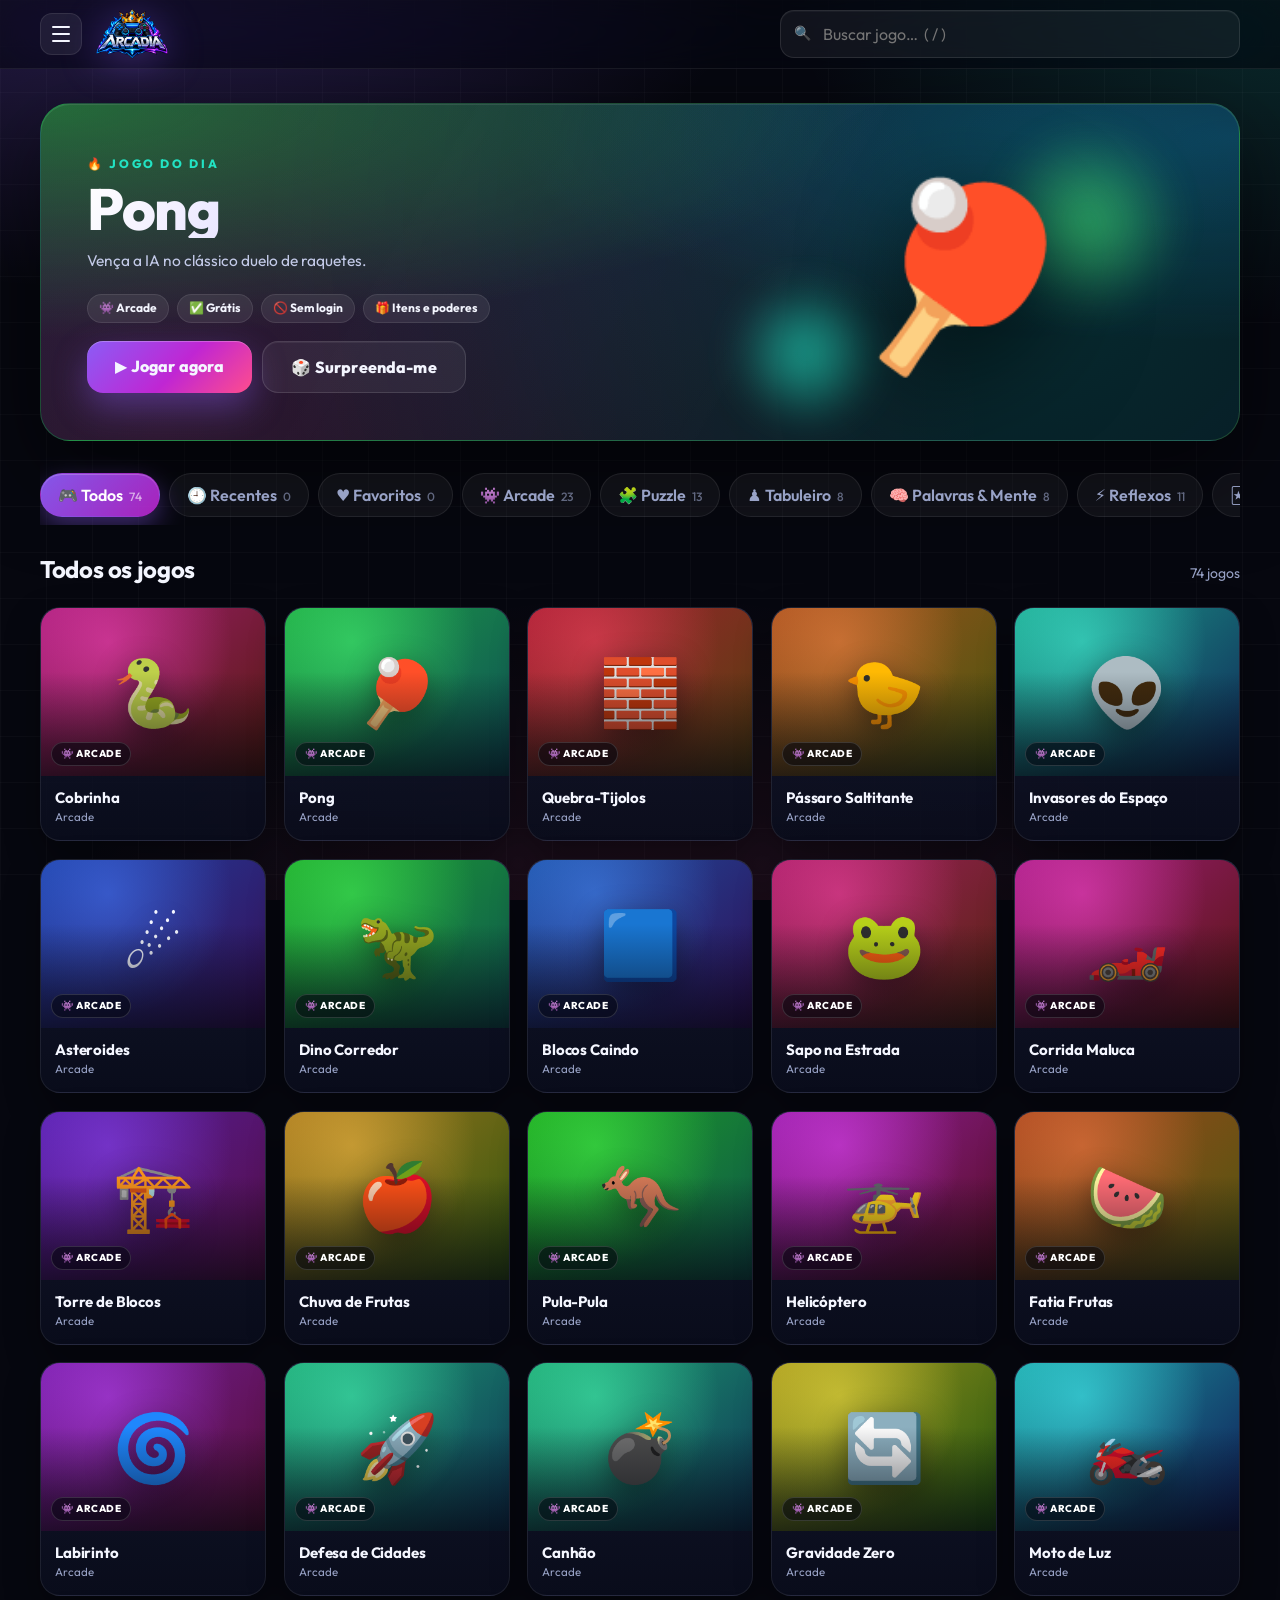
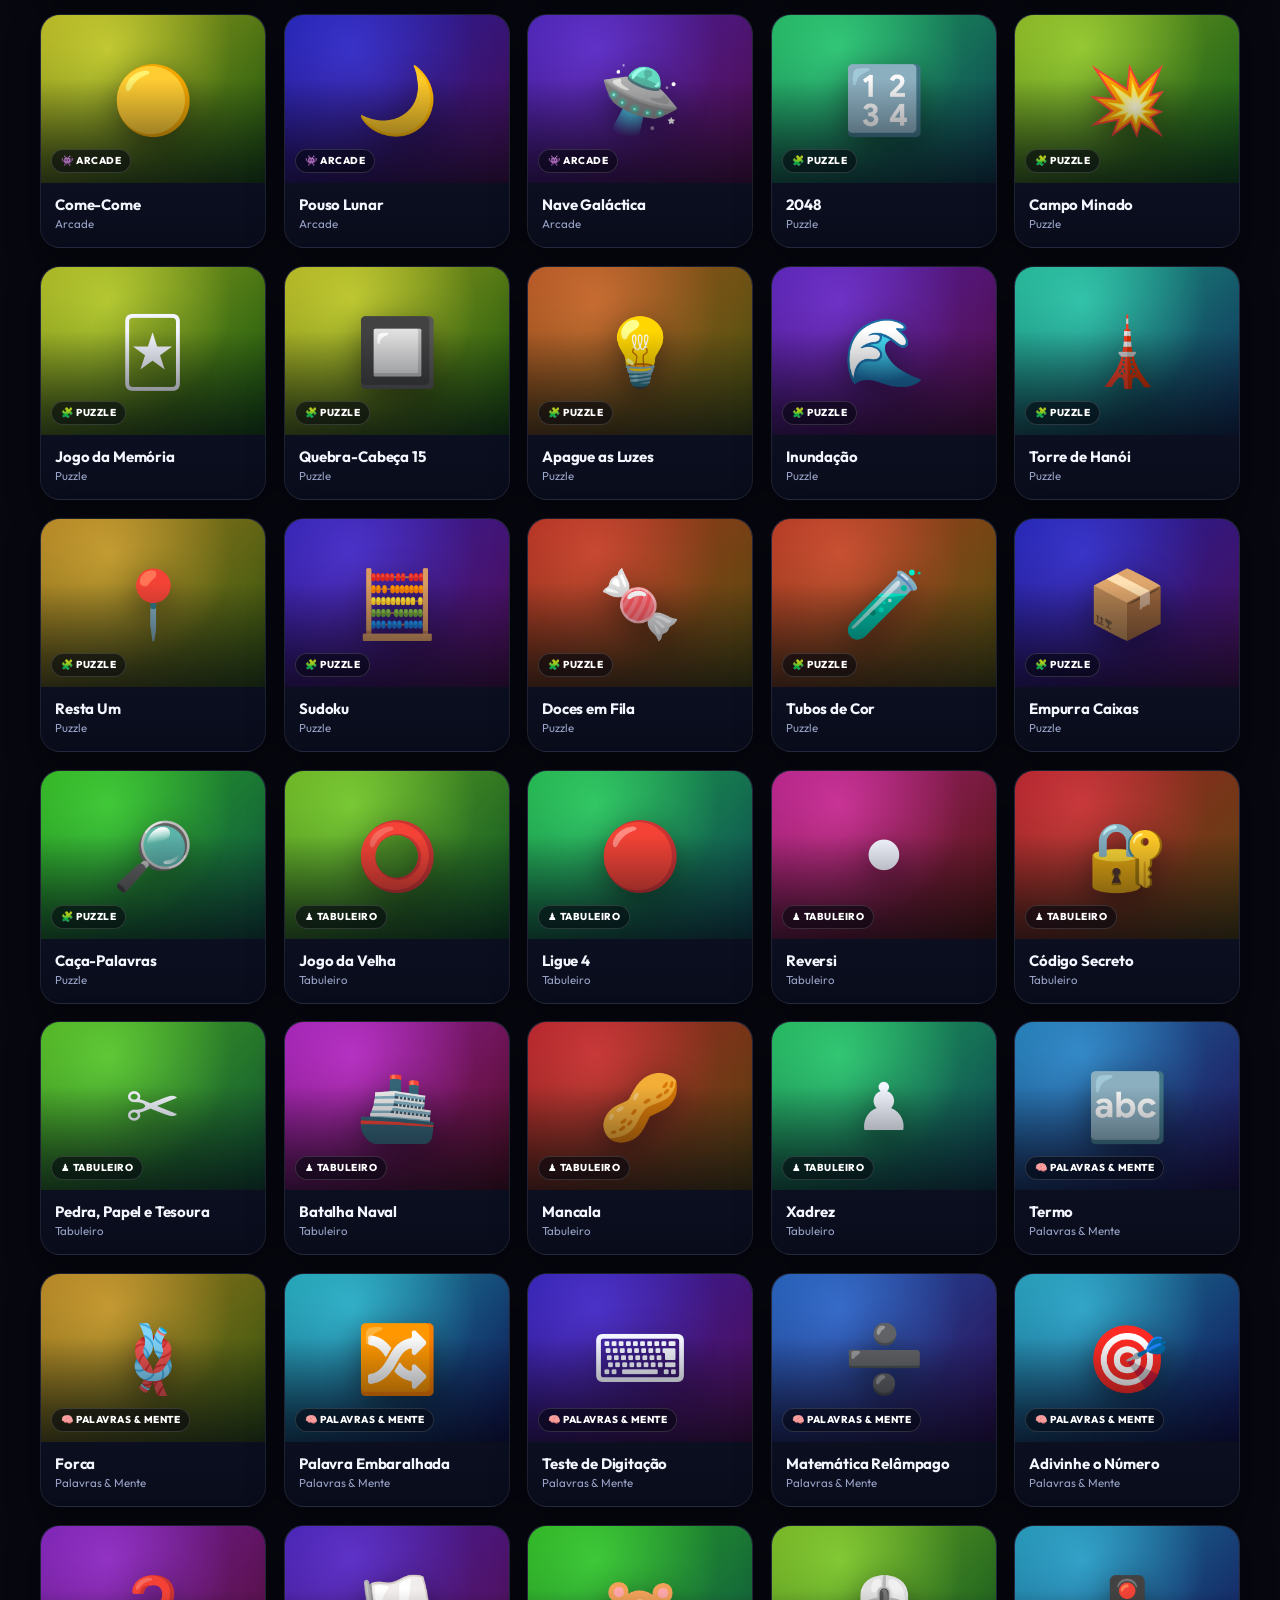
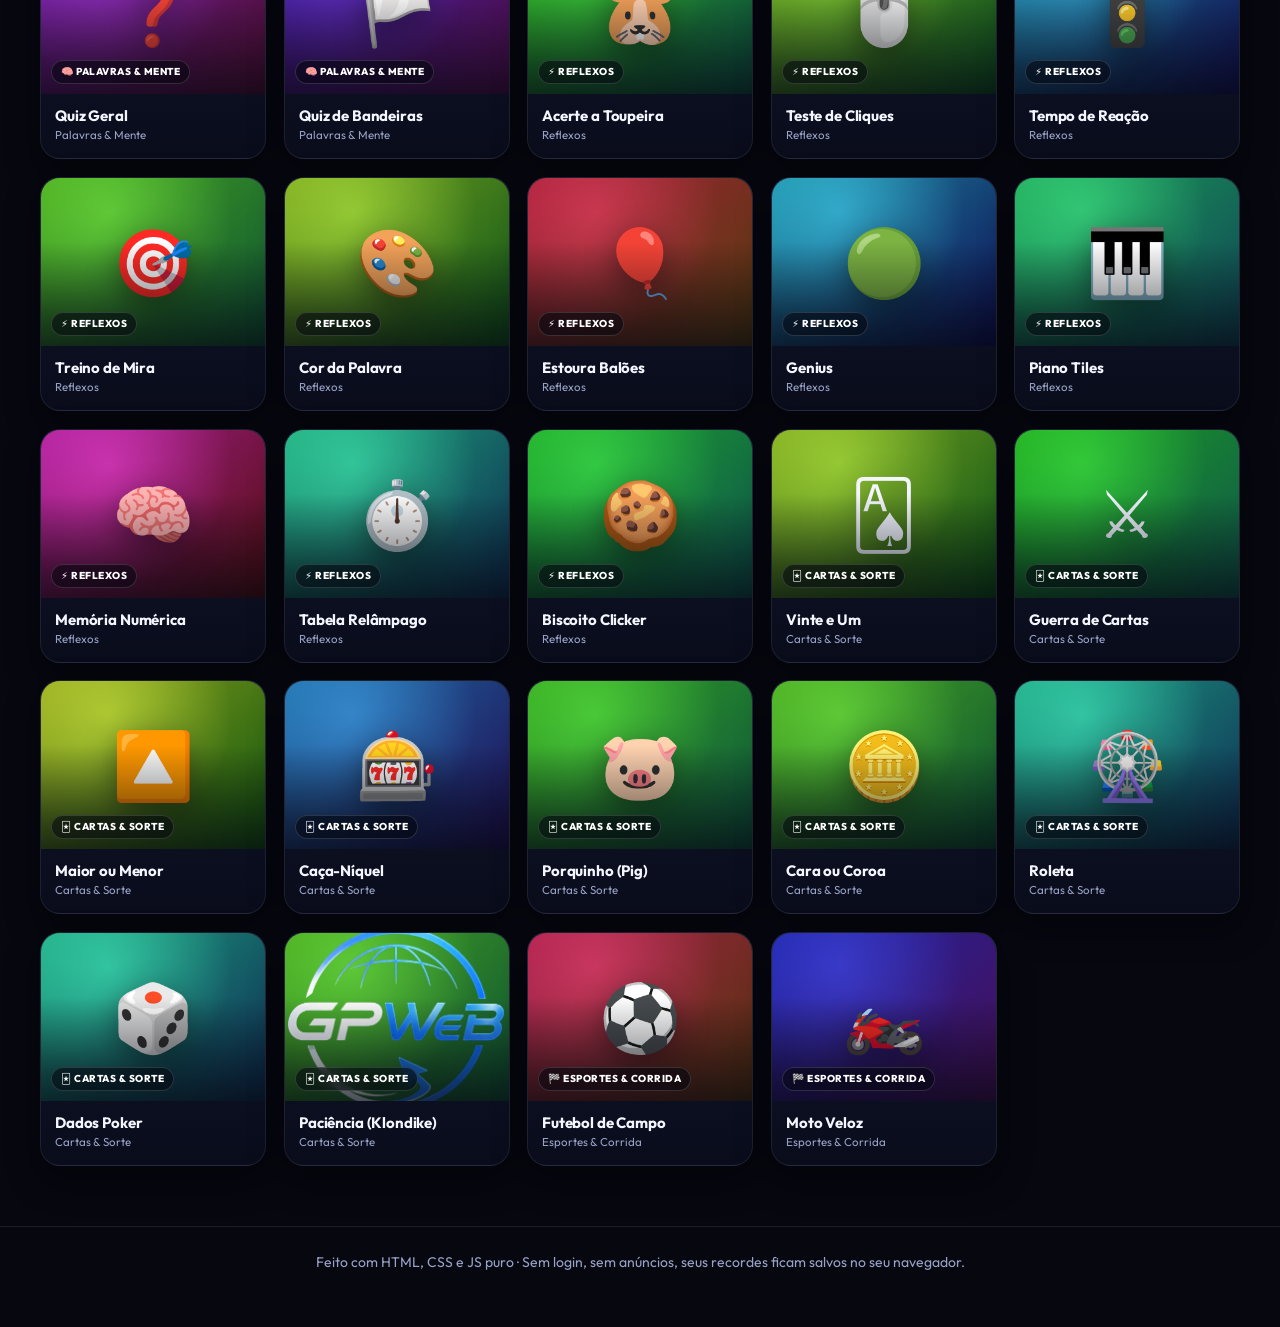
<file: index.html>
<!doctype html>
<html lang="pt-BR">
<head>
  <meta charset="utf-8">
  <!-- viewport responsivo: base para o layout funcionar bem em celulares -->
  <meta name="viewport" content="width=device-width,initial-scale=1">
  <title>ARCADIA · Jogos online grátis, sem login</title>
  <meta name="description" content="Mais de 70 jogos grátis direto no navegador. Sem login, sem instalar, sem enrolação.">
  <!-- Logotipo oficial (crop do images/arcadia.png) -->
  <link rel="icon" type="image/png" href="images/arcadia-icon.png">
  <link rel="apple-touch-icon" href="images/arcadia-icon.png">
  <link rel="preconnect" href="https://fonts.googleapis.com">
  <link href="https://fonts.googleapis.com/css2?family=Outfit:wght@400;500;700;800&family=Press+Start+2P&display=swap" rel="stylesheet">
  <link rel="stylesheet" href="css/style.css">
</head>
<body>
  <!-- HEADER FIXO/STICKY: fica no topo mesmo durante a rolagem.
       O botão hambúrguer e a barra de progresso são injetados por js/ui.js. -->
  <header class="top"><div class="wrap">
    <a class="logo" href="index.html" aria-label="ARCADIA — página inicial"><img src="images/arcadia-logo.png" alt="ARCADIA" width="462" height="320" decoding="async"></a>
    <!-- Busca instantânea: filtra por nome, descrição ou id (atalho: tecla /) -->
    <label class="search"><input id="q" type="search" placeholder="Buscar jogo…  ( / )" autocomplete="off" aria-label="Buscar jogo"></label>
  </div></header>

  <main class="wrap">
    <!-- DESTAQUE DO DIA: preenchido por portal.js com um jogo escolhido pela data -->
    <section class="hero" id="hero"></section>

    <!-- CONTINUE JOGANDO: campanhas com progresso salvo. Oculto quando vazio. -->
    <section class="resume" id="resume" hidden></section>

    <!-- FILTROS: Todos / Recentes / Favoritos + categorias. Gerado pelo portal.js -->
    <nav class="chips" id="chips" aria-label="Filtros de jogos"></nav>

    <!-- TÍTULO DA LISTA + CONTADOR -->
    <div class="sec"><h2 id="title">Todos os jogos</h2><span id="count"></span></div>

    <!-- GRADE DE JOGOS: cards gerados dinamicamente -->
    <div class="grid" id="grid"></div>
  </main>

  <!-- Rodapé tradicional. O menu fixo de navegação (dock) é criado pelo ui.js. -->
  <footer><div class="wrap">Feito com HTML, CSS e JS puro · Sem login, sem anúncios, seus recordes ficam salvos no seu navegador.</div></footer>

  <!-- Ordem importante:
       common.js  -> utilidades, som, efeitos e armazenamento local;
       catalog.js -> lista de todos os jogos;
       ui.js      -> menu lateral animado + dock fixo + progresso de scroll;
       portal.js  -> lógica exclusiva da home. -->
  <script src="js/common.js"></script>
  <script src="js/catalog.js"></script>
  <script src="js/economy.js"></script>
  <script src="js/ui.js"></script>
  <script src="js/portal.js"></script>
</body>
</html>
</file>
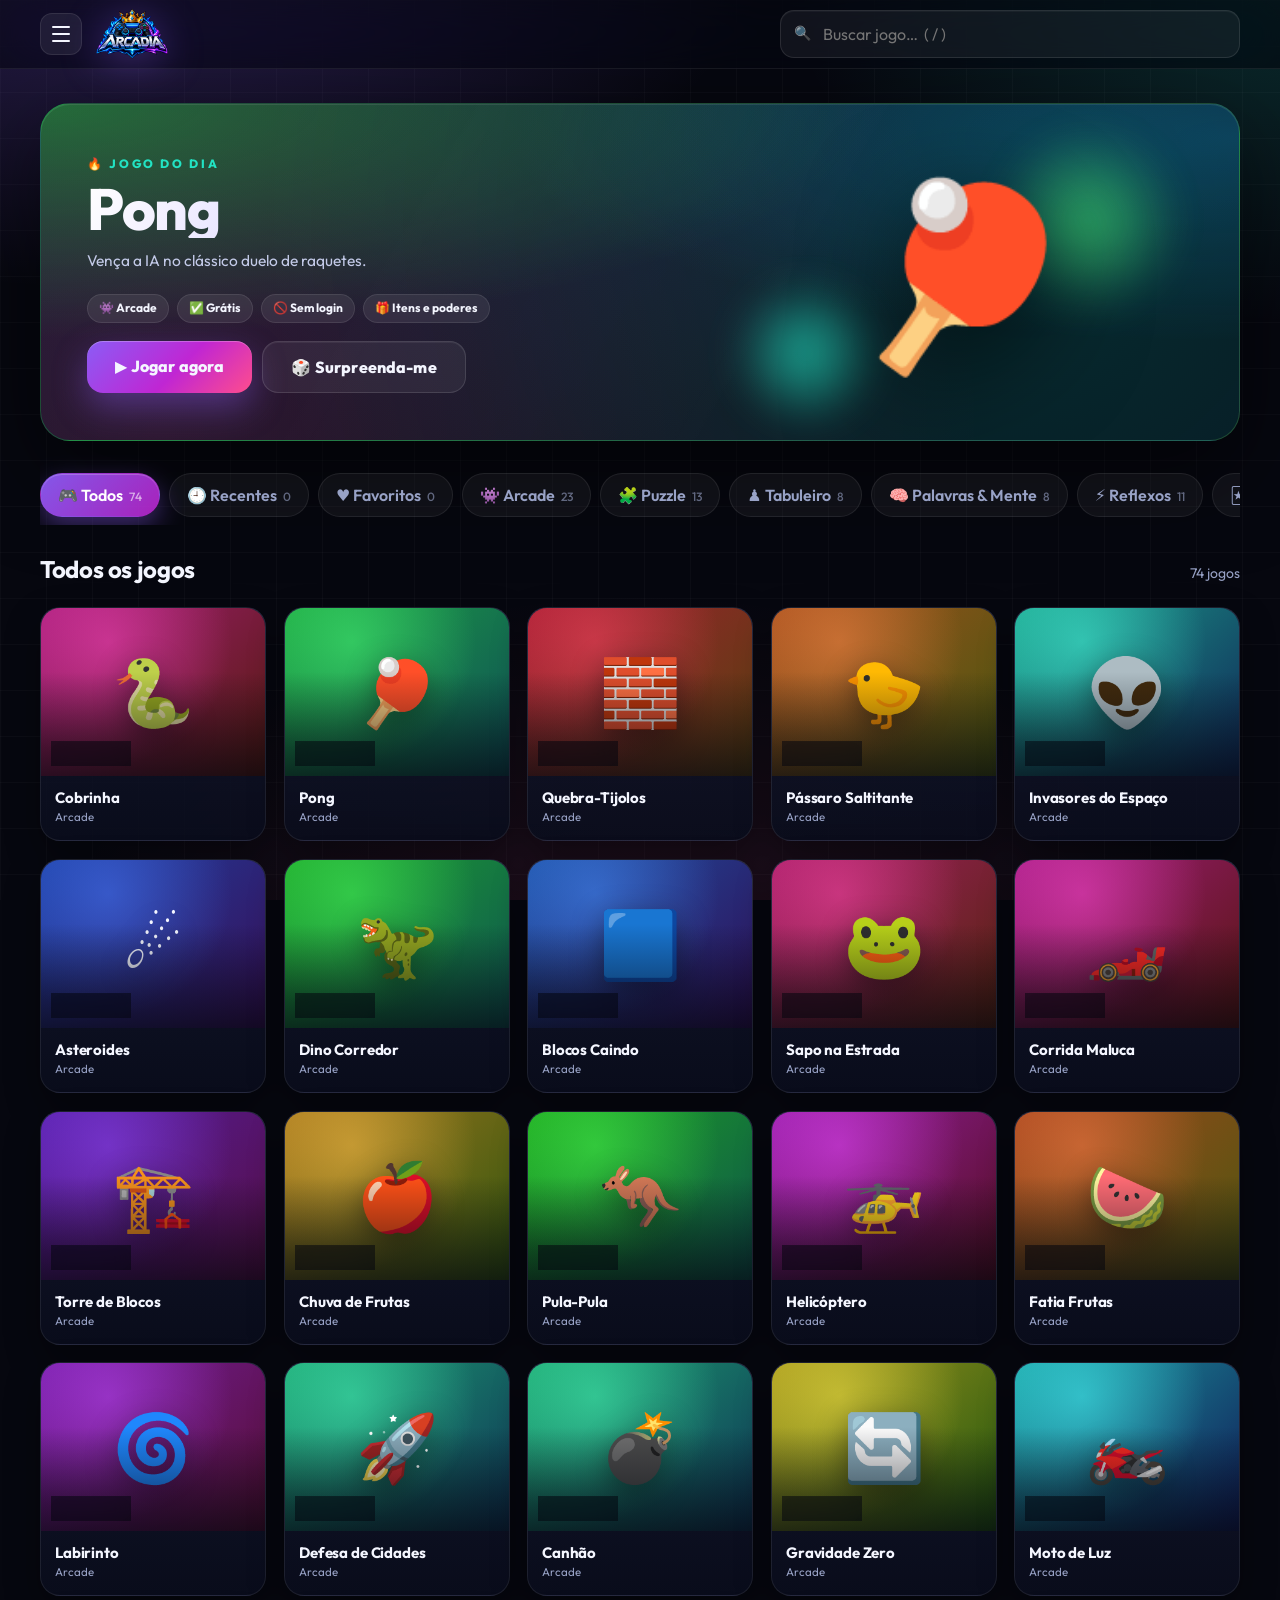
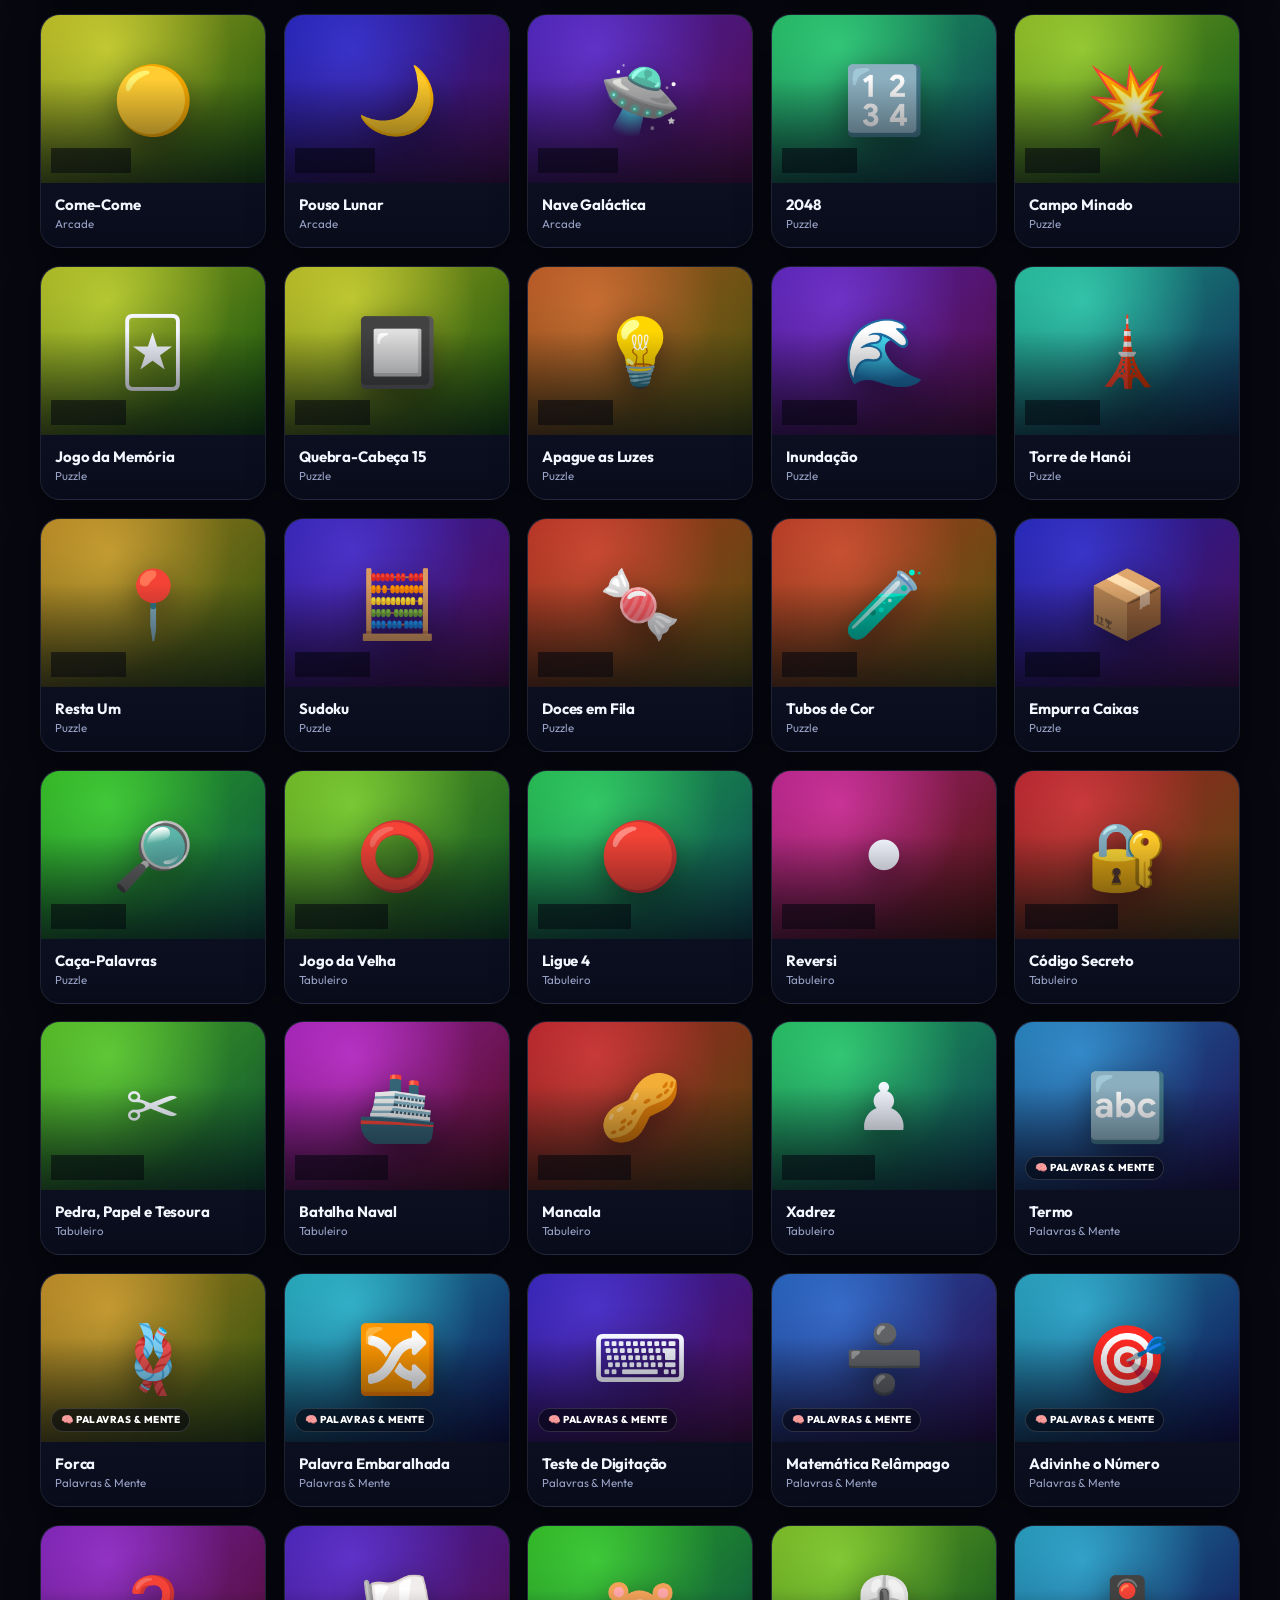
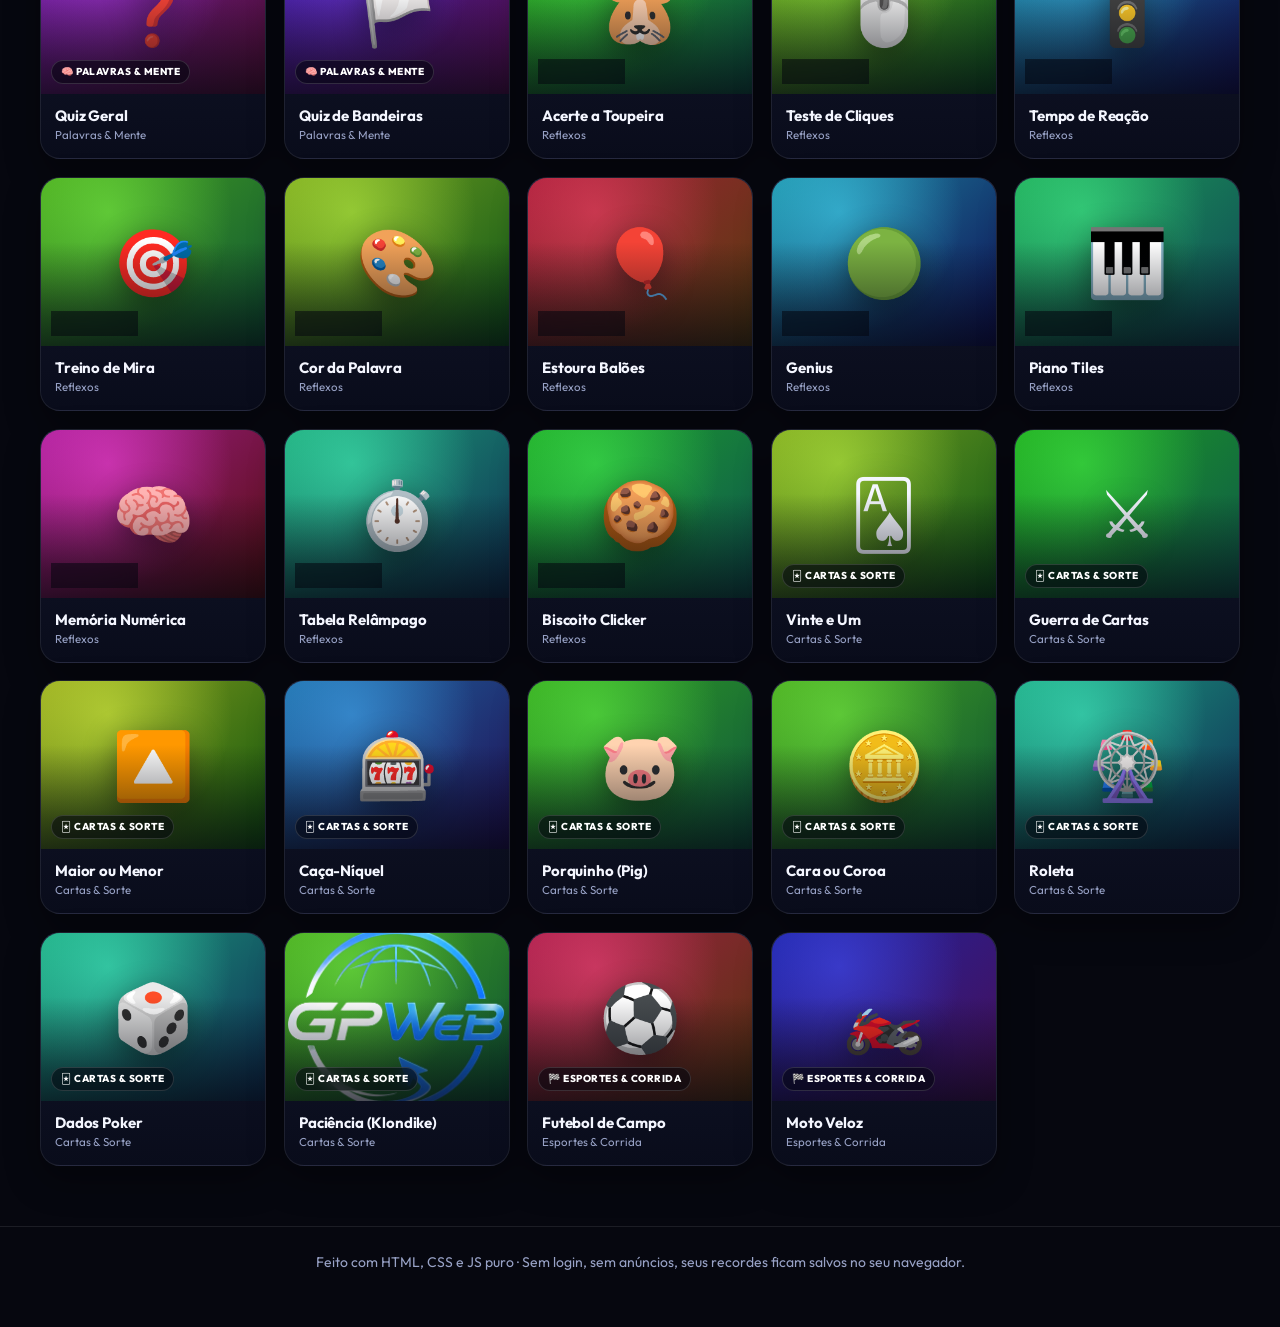
<file: game.html>
<!doctype html>
<html lang="pt-BR">
<head>
  <meta charset="utf-8">
  <!-- Na página do jogo travamos o zoom por gesto para não atrapalhar o toque nos controles.
       O menu e os botões continuam acessíveis. -->
  <meta name="viewport" content="width=device-width,initial-scale=1,maximum-scale=1,user-scalable=no">
  <title>Jogo · ARCADIA</title>
  <meta name="description" content="Jogue grátis no ARCADIA, sem login e sem instalar nada.">
  <link rel="icon" type="image/png" href="images/arcadia-icon.png">
  <link rel="apple-touch-icon" href="images/arcadia-icon.png">
  <link href="https://fonts.googleapis.com/css2?family=Outfit:wght@400;500;700;800&family=Press+Start+2P&display=swap" rel="stylesheet">
  <link rel="stylesheet" href="css/style.css">
</head>
<body>
  <!-- HEADER FIXO: o menu hambúrguer é injetado por js/ui.js -->
  <header class="top"><div class="wrap"><a class="logo" href="index.html" aria-label="ARCADIA — página inicial"><img src="images/arcadia-logo.png" alt="ARCADIA" width="462" height="320" decoding="async"></a></div></header>

  <main class="gwrap">
    <!-- Migalhas de pão: voltar para a home + categoria do jogo -->
    <div class="crumbs"><a class="back" href="index.html">← Todos os jogos</a><span id="gcat" style="color:var(--mut)"></span></div>

    <!-- MOLDURA DO JOGO: HUD (nome, pontos, recorde, botões) + palco -->
    <section class="frame" id="frame">
      <div class="hud">
        <div class="ttl" id="gname"></div>
        <div class="stat"><small>Pontos</small><b id="sc">0</b></div>
        <div class="stat"><small>Recorde</small><b id="bs">–</b></div>
        <button class="ib" id="home" title="Voltar para a home" aria-label="Voltar para a home">🏠</button>
        <button class="ib" id="pause" title="Pausar / continuar (P)" aria-label="Pausar ou continuar o jogo">⏸</button>
        <button class="ib" id="full" title="Tela cheia" aria-label="Tela cheia">⛶</button>
      </div>
      <!-- stage = onde o jogo é desenhado; ov = overlay de início/fim de jogo -->
      <div class="stagewrap"><div class="stage" id="stage"></div><div class="ov" id="ov"></div></div>
      <!-- Controles de toque (setas/A) são inseridos pelo kit do jogo -->
      <div class="padhost" id="padhost"></div>
    </section>

    <!-- Informações textuais do jogo -->
    <section class="info">
      <div class="panel"><h3>Sobre</h3><p id="ginfo"></p></div>
      <div class="panel"><h3>Como jogar</h3><p id="ghow"></p></div>
    </section>

    <!-- Sugestões da mesma categoria -->
    <div class="sec"><h2>Você também pode gostar</h2></div>
    <div class="grid" id="rel"></div>
  </main>

  <!-- ABA DE CONFIGURAÇÕES: fora do <main> para o position:fixed usar a viewport
       (o main tem animação com transform, que criaria um bloco de contenção). -->
  <div class="cfg-wrap" id="cfg" hidden>
    <div class="cfg-card" role="dialog" aria-modal="true" aria-labelledby="cfgTitle">
      <div class="cfg-head">
        <h2 id="cfgTitle">Ajustes do jogo</h2>
        <button class="cfg-x" id="cfgClose" type="button" aria-label="Fechar configurações">✕</button>
      </div>
      <div class="cfg-body" id="cfgBody"></div>
      <div class="cfg-foot">
        <button class="gb" id="cfgReset" type="button">Restaurar padrão</button>
        <button class="gb pri" id="cfgRestart" type="button">Aplicar e reiniciar</button>
      </div>
    </div>
  </div>

  <!-- Ordem importante: catálogo disponível antes do player; ui.js cuida do menu. -->
  <script src="js/common.js"></script>
  <script src="js/catalog.js"></script>
  <script src="js/economy.js"></script>
  <script src="js/ui.js"></script>
  <script src="js/player.js"></script>
</body>
</html>
</file>
<file: css/style.css>
*{box-sizing:border-box;margin:0}
:root{--bg:#0a0c16;--card:#161a35;--line:rgba(255,255,255,.08);--txt:#eef0ff;--mut:#9aa0c8;--acc:#7c5cff;--acc2:#00e0b8;--pink:#ff4d8d;--r:18px;--h:260}
html{scroll-behavior:smooth}
body{font-family:'Outfit',system-ui,sans-serif;background:var(--bg);color:var(--txt);min-height:100vh;line-height:1.4;background-image:radial-gradient(900px 500px at 10% -10%,rgba(124,92,255,.22),transparent),radial-gradient(800px 500px at 100% 0,rgba(0,224,184,.12),transparent);background-attachment:fixed}
a{color:inherit;text-decoration:none}
button{font:inherit;color:inherit;cursor:pointer;border:0;background:none}
.wrap{max-width:1240px;margin:0 auto;padding:0 20px}
.top{position:sticky;top:0;z-index:20;backdrop-filter:blur(14px);background:rgba(10,12,22,.72);border-bottom:1px solid var(--line)}
.top .wrap{display:flex;align-items:center;gap:16px;height:64px}
.logo{display:flex;align-items:center;flex:none;height:50px}
.logo img{display:block;height:50px;width:auto;filter:drop-shadow(0 5px 14px rgba(0,0,0,.45))}
.search{flex:1;max-width:460px;margin-left:auto;position:relative}
.search input{width:100%;padding:11px 16px 11px 40px;border-radius:999px;border:1px solid var(--line);background:rgba(255,255,255,.05);color:var(--txt);font:inherit;outline:0;transition:.2s}
.search input:focus{border-color:var(--acc);box-shadow:0 0 0 4px rgba(124,92,255,.2)}
.search:before{content:'🔍';position:absolute;left:14px;top:50%;transform:translateY(-50%);font-size:14px;opacity:.7}
.hero{margin:28px 0 8px;border-radius:26px;padding:34px 40px;display:grid;grid-template-columns:1.2fr .8fr;gap:20px;align-items:center;overflow:hidden;border:1px solid var(--line);background:linear-gradient(135deg,hsl(var(--h) 70% 24%),#10132b 72%)}
.hero small{letter-spacing:.2em;text-transform:uppercase;color:var(--acc2);font-weight:700;font-size:12px}
.hero h1{font-size:clamp(30px,4.5vw,52px);line-height:1.05;font-weight:800;margin-top:6px}
.hero p{color:var(--mut);margin:12px 0 22px;max-width:46ch}
.hero .big{font-size:clamp(90px,16vw,170px);text-align:center;filter:drop-shadow(0 20px 40px rgba(0,0,0,.5));animation:float 4s ease-in-out infinite}
@keyframes float{50%{transform:translateY(-12px) rotate(-4deg)}}
.btn{display:inline-block;padding:13px 26px;border-radius:14px;font-weight:700;background:linear-gradient(135deg,var(--acc),#a855f7);box-shadow:0 10px 28px rgba(124,92,255,.4);transition:.2s}
.btn:hover{transform:translateY(-2px);box-shadow:0 14px 34px rgba(124,92,255,.55)}
.btn.ghost{background:rgba(255,255,255,.08);box-shadow:none;margin-left:8px}
.chips{display:flex;gap:8px;overflow-x:auto;padding:18px 0 6px;scrollbar-width:none}
.chip{padding:9px 16px;border-radius:999px;border:1px solid var(--line);background:rgba(255,255,255,.04);white-space:nowrap;font-weight:500;color:var(--mut);transition:.15s}
.chip:hover{color:#fff}.chip.on{background:var(--acc);color:#fff;border-color:transparent}
.chip b{opacity:.6;margin-left:6px;font-weight:500;font-size:12px}
.sec{display:flex;align-items:baseline;justify-content:space-between;margin:22px 0 4px}
.sec h2{font-size:22px}.sec span{color:var(--mut);font-size:14px}
.grid{display:grid;grid-template-columns:repeat(auto-fill,minmax(168px,1fr));gap:16px;padding:12px 0 50px}
.card{display:block;border-radius:var(--r);overflow:hidden;background:var(--card);border:1px solid var(--line);transition:.25s;position:relative}
.card:hover{transform:translateY(-6px) scale(1.02);box-shadow:0 18px 40px rgba(0,0,0,.45),0 0 0 1px hsl(var(--h) 80% 60%/.6)}
.thumb{aspect-ratio:1/.8;display:grid;place-items:center;font-size:62px;position:relative;background:radial-gradient(circle at 30% 20%,hsl(var(--h) 90% 62%/.55),transparent 60%),linear-gradient(135deg,hsl(var(--h) 70% 38%),hsl(calc(var(--h) + 50) 70% 20%))}
.thumb .ico{transition:.3s;filter:drop-shadow(0 6px 10px rgba(0,0,0,.4))}
.thumb-img{position:absolute;inset:0;width:100%;height:100%;object-fit:cover;display:block;transition:transform .35s ease}
.card:hover .ico{transform:scale(1.2) rotate(-6deg)}
.card:hover .thumb-img{transform:scale(1.07)}
.fav{position:absolute;top:8px;right:8px;width:32px;height:32px;border-radius:50%;background:rgba(0,0,0,.35);font-size:15px;opacity:0;transition:.2s;color:#fff}
.card:hover .fav,.fav.on{opacity:1}.fav.on{color:var(--pink)}
@media(hover:none){.fav{opacity:1}}
.meta{padding:12px 14px}.meta b{display:block;font-weight:700}.meta small{color:var(--mut)}
.empty{grid-column:1/-1;text-align:center;color:var(--mut);padding:50px 0}
/* continue sua história */
.resume{margin:22px 0 2px;animation:pageIn .55s .05s ease both}
.resume-head{display:flex;align-items:baseline;justify-content:space-between;gap:12px;margin-bottom:10px}
.resume-head h2{font-size:20px}
.resume-head span{color:var(--mut);font-size:13px}
.resume-row{display:flex;gap:12px;overflow-x:auto;padding:2px 2px 8px;scrollbar-width:thin;scroll-snap-type:x proximity}
.resume-card{
  position:relative;flex:none;width:240px;display:grid;
  grid-template-columns:44px minmax(0,1fr) auto;grid-template-rows:auto auto;
  align-items:center;gap:4px 10px;padding:12px;border-radius:16px;
  background:linear-gradient(135deg,hsl(var(--h) 70% 26%/.92),#10132b 78%);
  border:1px solid hsl(var(--h) 70% 60%/.28);scroll-snap-align:start;
  overflow:hidden;transition:transform .2s,border-color .2s,box-shadow .2s;
  animation:cardIn .5s cubic-bezier(.2,.8,.2,1) both;
  animation-delay:calc(var(--i,0) * 40ms);
}
.resume-card:hover{transform:translateY(-3px);border-color:hsl(var(--h) 80% 65%/.6);box-shadow:0 14px 30px rgba(0,0,0,.4)}
.resume-card .ico{
  grid-row:1/3;width:44px;height:44px;border-radius:13px;display:grid;place-items:center;
  font-size:24px;background:rgba(255,255,255,.1);box-shadow:inset 0 1px 0 rgba(255,255,255,.12);
}
.resume-copy{display:flex;flex-direction:column;gap:1px;min-width:0}
.resume-copy b{font-size:14px;line-height:1.15;white-space:nowrap;overflow:hidden;text-overflow:ellipsis}
.resume-copy small{font-size:11px;color:var(--mut)}
.resume-progress{grid-column:2/3;height:5px;border-radius:99px;background:rgba(0,0,0,.35);overflow:hidden}
.resume-progress i{
  display:block;height:100%;border-radius:inherit;
  background:linear-gradient(90deg,var(--acc2),hsl(var(--h) 90% 65%));
  box-shadow:0 0 8px hsl(var(--h) 90% 60%/.6);
}
.resume-card em{grid-column:3;grid-row:1/3;font-style:normal;font-size:22px;color:rgba(255,255,255,.5);transition:transform .2s}
.resume-card:hover em{transform:translateX(3px);color:#fff}
@media(max-width:700px){.resume-card{width:210px}.resume-head h2{font-size:18px}.resume-head span{display:none}}
footer{border-top:1px solid var(--line);padding:26px 0;color:var(--mut);text-align:center;font-size:14px}
/* game page */
.gwrap{max-width:980px;margin:22px auto;padding:0 16px}
.crumbs{display:flex;align-items:center;gap:12px;margin-bottom:14px}
.back{padding:9px 16px;border-radius:12px;background:rgba(255,255,255,.06);border:1px solid var(--line)}
.frame{border-radius:22px;overflow:hidden;border:1px solid var(--line);background:var(--card);box-shadow:0 30px 80px rgba(0,0,0,.5)}
.hud{display:flex;align-items:center;gap:14px;padding:12px 18px;background:linear-gradient(90deg,hsl(var(--h) 60% 22%),var(--card))}
.hud .ttl{font-weight:800;font-size:18px;margin-right:auto;display:flex;gap:10px;align-items:center}
.stat{text-align:center;min-width:62px}.stat small{display:block;font-size:10px;letter-spacing:.12em;color:var(--mut);text-transform:uppercase}.stat b{font-size:20px;font-variant-numeric:tabular-nums}
.ib{width:38px;height:38px;border-radius:11px;background:rgba(255,255,255,.08);display:grid;place-items:center}.ib:hover{background:rgba(255,255,255,.16)}
.stagewrap{position:relative;display:grid}
.stagewrap>.stage,.stagewrap>.ov{grid-area:1/1}
.stage{min-height:440px;display:flex;flex-direction:column;align-items:center;justify-content:center;gap:12px;padding:14px;background:radial-gradient(circle at 50% 0,#171b3d,#0a0c1a);user-select:none;-webkit-user-select:none}
.cv{border-radius:12px;background:#000;touch-action:none;box-shadow:0 0 0 1px var(--line),0 20px 50px rgba(0,0,0,.5)}
.ov{position:relative;inset:auto;z-index:5;display:grid;place-items:center;background:rgba(7,9,20,.8);backdrop-filter:blur(8px);text-align:center;padding:20px}
.ov[hidden]{display:none}.ov .box{max-width:420px}.ov .bigico{font-size:76px}
.ov h2{font-size:30px}.ov p{color:var(--mut);margin:8px 0 20px}
.ov .sc{font-size:44px;font-weight:800}
.badge{display:inline-block;background:var(--pink);padding:3px 12px;border-radius:99px;font-size:12px;font-weight:800;letter-spacing:.1em;margin-bottom:8px}
.frame:fullscreen{border-radius:0;display:flex;flex-direction:column;border:0}.frame:fullscreen .stagewrap{flex:1;display:grid;min-height:0}.frame:fullscreen .stage{min-height:0}
.padhost{display:flex;justify-content:center;background:#0a0c1a}.padhost:not(:empty){padding:0 0 14px}
.pad{display:flex;gap:10px;align-items:center;justify-content:space-between;width:100%;max-width:520px;padding:0 16px}
.pg{display:flex;gap:8px}.pb{width:64px;height:64px;border-radius:18px;background:rgba(255,255,255,.1);font-size:24px;touch-action:none;user-select:none}.pb:active{background:var(--acc)}
.pad.duo{max-width:640px;gap:4px;padding:0 6px}
.pad.duo .pg{gap:4px}
.pad.duo .pb{width:46px;height:46px;border-radius:14px;font-size:17px;font-weight:800}
.info{display:grid;grid-template-columns:1fr 1fr;gap:16px;margin:18px 0}
.panel{background:var(--card);border:1px solid var(--line);border-radius:18px;padding:18px}
.panel h3{margin-bottom:8px}.panel p{color:var(--mut)}
/* helpers for DOM games */
.btns{display:flex;gap:8px;flex-wrap:wrap;justify-content:center}
.gb{padding:10px 18px;border-radius:12px;background:rgba(255,255,255,.09);border:1px solid var(--line);font-weight:600;transition:.15s}
.gb:hover{background:rgba(255,255,255,.18)}.gb:disabled{opacity:.4;cursor:default}.gb.pri{background:var(--acc);border-color:transparent}
.msg{font-size:18px;font-weight:600;min-height:28px;text-align:center}
.board{display:grid;gap:6px;justify-content:center}
.cellb{display:grid;place-items:center;border-radius:10px;background:rgba(255,255,255,.08);font-weight:800;transition:.12s;user-select:none}
button.cellb:hover{background:rgba(255,255,255,.16)}
.pcard{width:62px;height:88px;border-radius:9px;background:#fff;color:#111;display:flex;flex-direction:column;align-items:center;justify-content:center;font-weight:800;font-size:22px;box-shadow:0 6px 14px rgba(0,0,0,.4);animation:deal .28s cubic-bezier(.2,.8,.2,1)}
.pcard.red{color:#d11}
.pcard.back{background:url(../images/gpweb.png) center 44%/66% no-repeat,radial-gradient(circle at 50% 28%,#24356f,#070a1a 74%);border:1px solid rgba(255,255,255,.2);box-shadow:0 6px 14px rgba(0,0,0,.45),inset 0 0 0 2px rgba(255,255,255,.08)}
@keyframes deal{from{opacity:0;transform:translateY(-22px) rotate(-9deg) scale(.9)}to{opacity:1;transform:none}}
@media(max-width:700px){.hud{flex-wrap:wrap;gap:8px;padding:10px 12px}.hud .ttl{order:-1;flex:1 1 100%;min-width:0;white-space:normal;font-size:16px;margin-right:0;line-height:1.15}.stat{min-width:48px}.stat b{font-size:17px}.ib{width:34px;height:34px;flex:none}.gwrap{padding:0 10px}.info{grid-template-columns:1fr}.hero{grid-template-columns:1fr;padding:24px}.hero .big{order:-1;font-size:90px}.logo{height:44px}.logo img{height:44px}.stage{min-height:360px}}

/* ===================== polimento / toque ===================== */
button{-webkit-tap-highlight-color:transparent;touch-action:manipulation}
.gb{position:relative;transition:transform .12s,background .18s,box-shadow .18s,filter .18s}
.gb:active{transform:scale(.96)}
.gb.pri{background:linear-gradient(135deg,var(--acc),#a855f7);box-shadow:0 8px 22px rgba(124,92,255,.35)}
.gb.pri:hover{box-shadow:0 12px 28px rgba(124,92,255,.5)}
.pb{transition:transform .08s,background .12s}
.pb:active{transform:scale(.9);background:var(--acc)}
@media(max-width:700px){.pb{width:62px;height:62px;border-radius:16px;font-size:23px}.stage{min-height:320px;padding:10px}}
@media(hover:none){.pb{width:68px;height:68px}}

/* roleta */
.rl{display:flex;gap:18px;align-items:center;justify-content:center;flex-wrap:wrap;width:100%}
.rl-wheel{position:relative;flex:none;filter:drop-shadow(0 18px 30px rgba(0,0,0,.55))}
.rl-wheel canvas{display:block;width:min(340px,78vw);height:auto}
.rl-panel{display:flex;flex-direction:column;gap:10px;flex:1;min-width:210px;max-width:360px}
.rl-bank{display:flex;justify-content:space-between;gap:10px;background:rgba(255,255,255,.06);border:1px solid var(--line);border-radius:14px;padding:10px 14px}
.rl-bank small{color:var(--mut);font-size:10px;letter-spacing:.12em;text-transform:uppercase;display:block}
.rl-bank b{font-size:20px;font-variant-numeric:tabular-nums}
.rl-chips{display:flex;gap:8px;flex-wrap:wrap}
.rl-chip{width:46px;height:46px;border-radius:50%;font-weight:800;font-size:13px;border:2px dashed rgba(255,255,255,.35);background:radial-gradient(circle at 35% 30%,#ffe9a8,#e8a400);color:#3a2400;transition:.15s}
.rl-chip.on{transform:translateY(-3px) scale(1.06);box-shadow:0 0 0 3px var(--acc2),0 8px 18px rgba(0,0,0,.4);border-style:solid}
.rl-chip:disabled{opacity:.35}
.rl-hist{display:flex;gap:5px;flex-wrap:wrap;min-height:24px}
.rl-h{width:24px;height:24px;border-radius:50%;display:grid;place-items:center;font-size:10px;font-weight:800;color:#fff;background:#333}
.rl-h.red{background:#e0245e}.rl-h.black{background:#1b2030}.rl-h.zero{background:#0e9f6e}
.rl-result{font-size:13px;color:var(--mut);min-height:20px;text-align:center}
.rl-board{display:flex;flex-direction:column;gap:6px;width:100%;max-width:560px;margin-top:4px}
.rl-row{display:grid;gap:5px}
.rl-nums{grid-template-columns:repeat(12,1fr)}
.rl-out{grid-template-columns:repeat(6,1fr)}
.rl-b{position:relative;border-radius:9px;padding:8px 2px;font-weight:800;font-size:12px;border:1px solid rgba(255,255,255,.16);background:rgba(255,255,255,.06);transition:.12s;min-height:34px;color:#fff;line-height:1.1}
.rl-b:hover{filter:brightness(1.22)}
.rl-b:active{transform:scale(.93)}
.rl-b.red{background:linear-gradient(180deg,#e0245e,#a5103f)}
.rl-b.black{background:linear-gradient(180deg,#242a3d,#12151f)}
.rl-b.zero{background:linear-gradient(180deg,#10b981,#067a55)}
.rl-b .bet{position:absolute;top:-6px;right:-4px;background:var(--acc2);color:#002b22;font-size:9px;border-radius:8px;padding:1px 5px;font-weight:800;box-shadow:0 2px 6px #0007}
.rl-b.win{animation:winpulse .85s ease}
@keyframes winpulse{0%,100%{box-shadow:0 0 0 0 transparent}40%{box-shadow:0 0 0 4px var(--acc2),0 0 22px var(--acc2)}}
@media(max-width:430px){.rl-nums{grid-template-columns:repeat(6,1fr)}.rl-out{grid-template-columns:repeat(3,1fr)}.rl-wheel canvas{width:min(290px,80vw)}}

/* dados 3D */
.dice-row{display:flex;gap:10px;flex-wrap:wrap;justify-content:center;perspective:900px;padding:6px 0}
.d3{flex:none;transition:transform .16s;cursor:pointer}
.d3.held{transform:translateY(-10px)}
.d3c{position:relative;width:100%;height:100%;transform-style:preserve-3d;transition:transform .6s cubic-bezier(.2,.7,.2,1);border-radius:12px}
.d3f{position:absolute;inset:0;background:linear-gradient(145deg,#fff,#dfe3f5);border-radius:14%;display:grid;grid-template-columns:repeat(3,1fr);grid-template-rows:repeat(3,1fr);padding:14%;gap:5%;backface-visibility:hidden;box-shadow:inset 0 0 8px rgba(0,0,0,.18)}
.d3p{border-radius:50%;background:radial-gradient(circle at 35% 35%,#6a708f,#161a2b);align-self:center;justify-self:center;width:72%;height:72%}
.d3.held .d3f{box-shadow:inset 0 0 8px rgba(0,0,0,.18),0 0 0 2px var(--acc2)}

/* slots */
.slots{display:flex;gap:8px;padding:12px;border-radius:20px;background:linear-gradient(160deg,#2a1a5e,#0e0b20);border:1px solid rgba(255,255,255,.15);box-shadow:inset 0 0 30px #0008}
.reel{border-radius:12px;overflow:hidden;background:#fff;position:relative;flex:none}
.reel:before,.reel:after{content:'';position:absolute;left:0;right:0;height:16px;z-index:2;pointer-events:none}
.reel:before{top:0;background:linear-gradient(#0006,transparent)}
.reel:after{bottom:0;background:linear-gradient(transparent,#0006)}
.reel-strip{position:absolute;left:0;right:0;top:0;display:flex;flex-direction:column;will-change:transform}
.reel-strip div{display:grid;place-items:center}
.paytable{display:flex;gap:8px;flex-wrap:wrap;justify-content:center;font-size:12px;color:var(--mut);max-width:460px;text-align:center}

/* ===================== efeitos globais ===================== */
.stage{position:relative;overflow:hidden;isolation:isolate}
.stage > *{position:relative;z-index:1}
.stage:before,.stage:after{content:'';position:absolute;width:340px;height:340px;border-radius:50%;filter:blur(70px);opacity:.3;pointer-events:none;z-index:0}
.stage:before{background:radial-gradient(circle,var(--acc),transparent 70%);top:-140px;left:-90px;animation:drift1 16s ease-in-out infinite alternate}
.stage:after{background:radial-gradient(circle,var(--acc2),transparent 70%);bottom:-160px;right:-110px;animation:drift2 19s ease-in-out infinite alternate}
@keyframes drift1{to{transform:translate(90px,70px) scale(1.25)}}
@keyframes drift2{to{transform:translate(-80px,-60px) scale(1.2)}}
.cellb{transition:transform .12s,background .18s,box-shadow .18s,opacity .18s}
.fx-canvas{position:fixed;inset:0;pointer-events:none;z-index:9999}
.fx-float{position:fixed;transform:translate(-50%,-50%);font-weight:800;font-size:18px;pointer-events:none;z-index:9998;animation:fxfloat .9s cubic-bezier(.2,.7,.2,1) forwards;text-shadow:0 2px 10px #000}
@keyframes fxfloat{0%{opacity:0;transform:translate(-50%,-30%) scale(.7)}25%{opacity:1}100%{opacity:0;transform:translate(-50%,-190%) scale(1.1)}}
.fx-shake{animation:fxshake .38s cubic-bezier(.36,.07,.19,.97)}
@keyframes fxshake{10%,90%{transform:translate(-2px,1px)}20%,80%{transform:translate(4px,-2px)}30%,50%,70%{transform:translate(-6px,2px)}40%,60%{transform:translate(6px,-1px)}}
.fx-pop{animation:fxpop .3s cubic-bezier(.2,.8,.2,1)}
@keyframes fxpop{0%{transform:scale(.82)}55%{transform:scale(1.12)}100%{transform:scale(1)}}
.stat b.fx-pop{animation:scorepop .32s cubic-bezier(.2,.8,.2,1)}
@keyframes scorepop{0%{transform:scale(.7);color:var(--acc2)}60%{transform:scale(1.22)}100%{transform:scale(1)}}
.ov .box{animation:ovpop .34s cubic-bezier(.2,.8,.2,1)}
.ov .bigico{animation:floaty 2.6s ease-in-out infinite}
@keyframes ovpop{from{opacity:0;transform:translateY(16px) scale(.94)}to{opacity:1;transform:none}}
@keyframes floaty{50%{transform:translateY(-10px) rotate(-5deg)}}
.btn:active{transform:scale(.96)}
.k-banner{position:absolute;inset:0;display:grid;place-content:center;text-align:center;pointer-events:none;background:radial-gradient(circle at 50% 50%,rgba(124,92,255,.34),transparent 68%);animation:bannerin .4s ease both}
.stage > .k-banner{position:absolute;z-index:6}
.k-banner b{font-size:clamp(26px,6vw,46px);font-weight:800;text-shadow:0 8px 26px #000;background:linear-gradient(90deg,var(--acc2),#fff 55%,var(--acc));-webkit-background-clip:text;background-clip:text;color:transparent}
.k-banner small{display:block;margin-top:6px;color:var(--mut);font-weight:700;letter-spacing:.14em;text-transform:uppercase;font-size:11px}
.k-banner.out{animation:bannerout .55s ease forwards}
@keyframes bannerin{from{opacity:0;transform:scale(.82)}to{opacity:1;transform:none}}
@keyframes bannerout{to{opacity:0;transform:scale(1.1)}}

/* moeda 3D */
.coin3d{width:128px;height:128px;position:relative;transform-style:preserve-3d;transition:transform .7s cubic-bezier(.2,.7,.2,1);margin:8px auto;filter:drop-shadow(0 14px 18px rgba(0,0,0,.45))}
.coin-face{position:absolute;inset:0;border-radius:50%;display:grid;place-items:center;font-size:56px;background:radial-gradient(circle at 35% 30%,#fff6c2,#ffd23f 45%,#e8a400 75%,#a56b00);border:5px solid #c98b00;box-shadow:inset 0 0 22px rgba(165,107,0,.7);backface-visibility:hidden}
.coin-face.back{transform:rotateY(180deg)}

/* ficha voando / slots */
.rl-fly{position:fixed;width:38px;height:38px;border-radius:50%;display:grid;place-items:center;font-size:13px;font-weight:800;color:#3a2400;background:radial-gradient(circle at 35% 30%,#ffe9a8,#e8a400);box-shadow:0 6px 14px rgba(0,0,0,.5);z-index:9998;pointer-events:none}
.slots.spinning{box-shadow:inset 0 0 30px #0008,0 0 34px rgba(124,92,255,.55)}
.reel-strip{transition:filter .2s}
.slots.spinning .reel-strip{filter:blur(2px)}
.slots.win{animation:slotwin .5s ease}
@keyframes slotwin{40%{box-shadow:inset 0 0 30px #0008,0 0 44px rgba(0,222,184,.85)}}
.d3f{box-shadow:inset 0 0 8px rgba(0,0,0,.18),inset 0 0 0 1px rgba(0,0,0,.05)}

/* =====================================================================================
   NAVEGAÇÃO AVANÇADA — menu lateral animado, dock fixo, barra de progresso e microanimações
   -------------------------------------------------------------------------------------
   Esta seção é usada por js/ui.js nas duas páginas (home e página do jogo).
   A ideia é manter o header sticky atual e acrescentar:
     • botão hambúrguer animado;
     • gaveta lateral com fundo escurecido (off-canvas);
     • menu fixo no rodapé (dock), ótimo para celular;
     • animações de entrada dos cards, do menu e da página;
     • ajustes finos de responsividade para telas pequenas.
   ===================================================================================== */
:root{
  --dock-h:66px;                 /* altura aproximada do menu inferior */
  --safe-b:env(safe-area-inset-bottom,0px); /* área segura do iPhone, por exemplo */
}
body{
  padding-bottom:calc(var(--dock-h) + 28px + var(--safe-b));
}
body.nav-open{overflow:hidden}

/* Foco visível para navegação por teclado (acessibilidade) */
:focus-visible{outline:2px solid var(--acc2);outline-offset:3px;border-radius:8px}

/* ------------------------------------------------------------------ botão hambúrguer */
.burger{
  width:42px;height:42px;flex:none;border-radius:12px;
  display:grid;place-content:center;gap:5px;
  background:rgba(255,255,255,.07);border:1px solid var(--line);
  transition:background .2s,box-shadow .2s,transform .15s;
}
.burger:hover{background:rgba(255,255,255,.14);box-shadow:0 0 0 4px rgba(124,92,255,.14)}
.burger:active{transform:scale(.94)}
.burger span{
  display:block;width:18px;height:2px;border-radius:2px;background:var(--txt);
  transition:transform .28s cubic-bezier(.2,.8,.2,1),opacity .2s;
}
body.nav-open .burger span:nth-child(1){transform:translateY(7px) rotate(45deg)}
body.nav-open .burger span:nth-child(2){opacity:0;transform:scaleX(.2)}
body.nav-open .burger span:nth-child(3){transform:translateY(-7px) rotate(-45deg)}

/* ------------------------------------------------------------------ fundo do menu */
.side-ov{
  position:fixed;inset:0;z-index:70;
  background:rgba(4,6,14,.62);backdrop-filter:blur(4px);
  opacity:0;transition:opacity .3s ease;
}
.side-ov[hidden]{display:none}
.side-ov.show{opacity:1}

/* ------------------------------------------------------------------ gaveta lateral */
.side{
  position:fixed;top:0;left:0;bottom:0;z-index:80;
  width:min(340px,88vw);
  display:flex;flex-direction:column;
  background:linear-gradient(160deg,#141938 0%,#0a0c16 68%);
  border-right:1px solid var(--line);
  box-shadow:32px 0 90px rgba(0,0,0,.6);
  padding-top:env(safe-area-inset-top,0px);
  transform:translateX(-105%);visibility:hidden;
  transition:transform .38s cubic-bezier(.2,.8,.2,1),visibility .38s;
  overscroll-behavior:contain;
}
.side.open{transform:none;visibility:visible}
.side-head{
  display:flex;align-items:center;justify-content:space-between;
  padding:18px 18px 14px;border-bottom:1px solid var(--line);flex:none;
}
.side-logo{display:block;flex:none;line-height:0}
.side-logo img{display:block;height:50px;width:auto;filter:drop-shadow(0 5px 14px rgba(0,0,0,.4))}
.side-x{
  width:36px;height:36px;border-radius:11px;display:grid;place-items:center;
  background:rgba(255,255,255,.07);font-size:15px;transition:.2s;
}
.side-x:hover{background:rgba(255,93,141,.22);color:var(--pink);transform:rotate(90deg)}
.side-scroll{flex:1;overflow-y:auto;padding:14px 14px 20px;scrollbar-width:thin}

/* Links principais do menu */
.side-nav{display:flex;flex-direction:column;gap:4px}
.side-link,.side-cat{
  display:flex;align-items:center;gap:12px;
  padding:11px 12px;border-radius:12px;color:var(--mut);font-weight:600;
  border:1px solid transparent;transition:background .2s,color .2s,transform .2s,border-color .2s;
  text-align:left;width:100%;
}
.side-link i,.side-cat i{font-style:normal;font-size:18px;width:24px;text-align:center;flex:none}
.side-link span,.side-cat span{flex:1;min-width:0;overflow:hidden;text-overflow:ellipsis;white-space:nowrap}
.side-link b,.side-cat b{
  font-size:11px;font-weight:700;color:var(--mut);
  background:rgba(255,255,255,.07);border:1px solid var(--line);
  padding:1px 8px;border-radius:999px;
}
.side-link:hover,.side-cat:hover{
  color:var(--txt);background:rgba(255,255,255,.07);transform:translateX(3px);
}
.side-link.on,.side-cat.on{
  color:#fff;border-color:rgba(124,92,255,.4);
  background:linear-gradient(135deg,rgba(124,92,255,.28),rgba(0,224,184,.12));
  box-shadow:0 8px 24px rgba(0,0,0,.25);
}
.side-link.on b,.side-cat.on b{color:var(--acc2);border-color:rgba(0,224,184,.3)}
.side-label{
  margin:18px 12px 8px;font-size:11px;font-weight:800;letter-spacing:.18em;
  text-transform:uppercase;color:var(--mut);
}
.side-cats{display:flex;flex-direction:column;gap:3px}
.side-tip{
  margin:18px 6px 0;padding:13px 14px;border-radius:14px;font-size:13px;color:var(--mut);
  background:rgba(255,255,255,.05);border:1px dashed var(--line);line-height:1.5;
}
.side-tip b{color:var(--acc2);display:block;margin-bottom:2px}
.kbd{
  display:inline-grid;place-items:center;min-width:20px;height:20px;padding:0 5px;
  border-radius:6px;background:rgba(255,255,255,.1);border:1px solid var(--line);
  color:var(--txt);font-weight:700;font-size:11px;
}
.side-foot{
  flex:none;display:flex;align-items:center;gap:8px;
  padding:13px 18px calc(13px + var(--safe-b));
  border-top:1px solid var(--line);font-size:11px;color:var(--mut);line-height:1.35;
}
.side-dot{
  width:8px;height:8px;border-radius:50%;background:var(--acc2);flex:none;
  box-shadow:0 0 10px var(--acc2);animation:pulseDot 2s ease-in-out infinite;
}

/* Cascata de entrada dos itens do menu */
.side.open .side-link,.side.open .side-cat{
  animation:navIn .36s cubic-bezier(.2,.8,.2,1) both;
  animation-delay:calc(var(--i,0) * 26ms);
}
@keyframes navIn{from{opacity:0;transform:translateX(-16px)}to{opacity:1;transform:none}}
@keyframes pulseDot{50%{opacity:.35;transform:scale(.7)}}

/* ------------------------------------------------------------------ dock inferior fixo */
.dock{
  position:fixed;z-index:50;left:50%;bottom:calc(14px + var(--safe-b));
  transform:translateX(-50%);
  display:flex;gap:2px;padding:8px;border-radius:20px;
  background:rgba(16,19,40,.84);
  border:1px solid var(--line);
  backdrop-filter:blur(18px);-webkit-backdrop-filter:blur(18px);
  box-shadow:0 18px 50px rgba(0,0,0,.55),inset 0 1px 0 rgba(255,255,255,.06);
  animation:dockIn .5s cubic-bezier(.2,.8,.2,1) both;
}
.dock-i{
  position:relative;flex:1;min-width:64px;
  display:flex;flex-direction:column;align-items:center;gap:3px;
  padding:7px 10px;border-radius:14px;color:var(--mut);
  font-size:11px;font-weight:600;transition:background .2s,color .2s,transform .12s;
}
.dock-i i{font-style:normal;font-size:19px;line-height:1;transition:transform .2s}
.dock-i:hover{color:var(--txt);background:rgba(255,255,255,.06)}
.dock-i:active{transform:scale(.94)}
.dock-i.on{
  color:#fff;
  background:linear-gradient(135deg,rgba(124,92,255,.32),rgba(0,224,184,.14));
  box-shadow:inset 0 0 0 1px rgba(124,92,255,.34);
}
.dock-i.on i{transform:translateY(-1px) scale(1.12)}
.dock-i.on:after{
  content:'';position:absolute;bottom:4px;width:4px;height:4px;border-radius:50%;
  background:var(--acc2);box-shadow:0 0 8px var(--acc2);
}
@keyframes dockIn{from{opacity:0;transform:translate(-50%,26px)}to{opacity:1;transform:translate(-50%,0)}}

/* ------------------------------------------------------------------ progresso do scroll */
.top{box-shadow:0 0 0 rgba(0,0,0,0);transition:box-shadow .25s,background .25s}
.top.scrolled{box-shadow:0 12px 34px rgba(0,0,0,.38);background:rgba(10,12,22,.9)}
.top-progress{
  position:absolute;left:0;bottom:-1px;height:2px;width:0;
  background:linear-gradient(90deg,var(--acc),var(--acc2),var(--pink));
  box-shadow:0 0 12px rgba(0,224,184,.6);
  transition:width .08s linear;pointer-events:none;
}

/* ------------------------------------------------------------------ animações de página/cards */
main{animation:pageIn .5s ease both}
@keyframes pageIn{from{opacity:0;transform:translateY(10px)}to{opacity:1;transform:none}}
.hero{position:relative;isolation:isolate;animation:heroIn .6s cubic-bezier(.2,.8,.2,1) both}
.hero>*{position:relative;z-index:1}
.hero:after{
  content:'';position:absolute;z-index:0;inset:-30%;
  background:radial-gradient(circle at 70% 40%,rgba(0,224,184,.16),transparent 55%),
             radial-gradient(circle at 25% 80%,rgba(255,77,141,.14),transparent 55%);
  animation:heroGlow 9s ease-in-out infinite alternate;pointer-events:none;
}
@keyframes heroIn{from{opacity:0;transform:translateY(16px) scale(.985)}to{opacity:1;transform:none}}
@keyframes heroGlow{to{transform:translate(-24px,18px) scale(1.08) rotate(3deg)}}
.grid .card{
  animation:cardIn .5s cubic-bezier(.2,.8,.2,1) both;
  animation-delay:calc(var(--i,0) * 34ms);
}
@keyframes cardIn{from{opacity:0;transform:translateY(18px) scale(.97)}to{opacity:1;transform:none}}
.chips{animation:pageIn .55s .08s ease both}
.panel{transition:transform .22s,box-shadow .22s,border-color .22s}
.panel:hover{transform:translateY(-3px);border-color:rgba(124,92,255,.35);box-shadow:0 16px 36px rgba(0,0,0,.28)}
.frame{animation:frameIn .55s cubic-bezier(.2,.8,.2,1) both}
@keyframes frameIn{from{opacity:0;transform:translateY(16px) scale(.99)}to{opacity:1;transform:none}}
.crumbs{animation:pageIn .45s ease both}
.back{transition:transform .2s,background .2s}
.back:hover{transform:translateX(-3px);background:rgba(255,255,255,.12)}
.ib{transition:transform .12s,background .2s}
.ib:active{transform:scale(.92)}
.hud .ttl{min-width:0}
.hud .ttl span{font-size:22px}
.ov .box{will-change:transform,opacity}

/* ------------------------------------------------------------------ responsividade */
@media(max-width:900px){
  .side{width:min(330px,86vw)}
}
@media(max-width:700px){
  body{padding-bottom:calc(var(--dock-h) + 34px + var(--safe-b))}
  .gwrap{margin:14px auto}
  .hud .ttl span{font-size:20px}
  .side-head{padding:16px 14px 12px}
  .side-scroll{padding:12px 10px 18px}
}
@media(max-width:620px){
  .dock{
    left:0;right:0;bottom:0;transform:none;
    width:100%;border-radius:20px 20px 0 0;
    padding:7px 6px calc(7px + var(--safe-b));gap:0;
    animation:dockInMobile .5s cubic-bezier(.2,.8,.2,1) both;
  }
  .dock-i{min-width:0;font-size:10px;padding:5px 2px;border-radius:12px}
  .dock-i i{font-size:20px}
  @keyframes dockInMobile{from{opacity:0;transform:translateY(30px)}to{opacity:1;transform:none}}
}
@media(max-width:480px){
  .top .wrap{gap:9px;height:60px;padding:0 12px}
  .burger{width:38px;height:38px;border-radius:10px}
  .logo{height:38px}
  .logo img{height:38px}
  .side-logo img{height:42px}
  .search input{padding:10px 12px 10px 34px;font-size:14px}
  .search:before{left:11px}
  .hero{padding:20px;border-radius:20px;margin-top:20px}
  .hero .big{font-size:76px}
  .grid{grid-template-columns:repeat(auto-fill,minmax(142px,1fr));gap:12px}
  .meta{padding:10px 11px}
  .card .thumb{font-size:52px}
  .side{width:90vw}
  .sec h2{font-size:19px}
  .stage{min-height:300px}
}
@media(max-height:560px) and (orientation:landscape){
  .side-head{padding:10px 14px 8px}
  .side-scroll{padding:8px 10px}
  .side-tip{display:none}
}

/* Respeita quem prefere menos animações no sistema operacional */
@media(prefers-reduced-motion:reduce){
  *,*:before,*:after{
    animation-duration:.001ms !important;
    animation-iteration-count:1 !important;
    transition-duration:.001ms !important;
    scroll-behavior:auto !important;
  }
}

/* Etiquetas informativas do destaque do dia (categoria, grátis, sem login) */
.hero-tags{display:flex;gap:8px;flex-wrap:wrap;margin:0 0 18px}
.hero-tags span{
  font-size:12px;font-weight:700;color:var(--txt);
  padding:5px 11px;border-radius:999px;
  background:rgba(255,255,255,.08);border:1px solid var(--line);
  backdrop-filter:blur(6px);
}
@media(max-width:480px){
  .hero-tags{margin-bottom:16px;gap:6px}
  .hero-tags span{font-size:11px;padding:4px 9px}
  .hero .btn{padding:12px 18px;font-size:14px}
  .hero .btn.ghost{margin-left:0;margin-top:8px}
}

/* =============================================================================
   CONFIGURAÇÕES POR JOGO + REGRAS NA TELA INICIAL
   ============================================================================= */
#ghow{white-space:pre-line}
.ov .box{width:100%;max-width:420px;padding:4px 2px 8px}
.ov-rules{
  text-align:left;margin:12px 0 18px;padding:12px 14px;border-radius:14px;
  background:rgba(255,255,255,.055);border:1px solid var(--line);
  max-height:34vh;overflow:auto;
}
.ov-rules summary{cursor:pointer;font-weight:800;font-size:13px;letter-spacing:.04em;text-transform:uppercase;color:var(--acc2)}
.ov-rules p{font-size:13px;line-height:1.5;margin:10px 0 0;color:var(--mut)}
.ov-actions{display:flex;gap:8px;justify-content:center;align-items:center;flex-wrap:wrap}
.ov-actions .btn.ghost{margin-left:0}
.ov-actions .btn{padding:12px 20px}

.cfg-wrap{
  position:fixed;inset:0;height:100dvh;z-index:80;display:grid;place-items:center;padding:16px;
  background:rgba(4,6,15,.75);backdrop-filter:blur(10px);
}
.cfg-wrap[hidden]{display:none}
.cfg-card{
  width:min(560px,100%);max-height:90vh;display:flex;flex-direction:column;
  background:linear-gradient(180deg,#1a1f3d,#12162c);border:1px solid rgba(255,255,255,.13);
  border-radius:22px;box-shadow:0 30px 90px rgba(0,0,0,.65);overflow:hidden;
  animation:cfgIn .24s cubic-bezier(.2,.8,.2,1);
}
@keyframes cfgIn{from{opacity:0;transform:translateY(14px) scale(.97)}to{opacity:1;transform:none}}
.cfg-head{display:flex;align-items:center;gap:12px;padding:16px 18px;border-bottom:1px solid var(--line);background:rgba(255,255,255,.04);flex:none}
.cfg-head h2{font-size:18px;line-height:1.2;margin-right:auto;min-width:0}
.cfg-x{width:36px;height:36px;border-radius:11px;background:rgba(255,255,255,.08);display:grid;place-items:center;font-size:16px;flex:none}
.cfg-x:hover{background:rgba(255,255,255,.16)}
.cfg-body{padding:16px 18px 4px;overflow:auto;scrollbar-width:thin;flex:1;min-height:0}
.cfg-foot{display:flex;gap:8px;justify-content:flex-end;flex-wrap:wrap;padding:14px 18px;border-top:1px solid var(--line);background:rgba(0,0,0,.16);flex:none}
.cfg-foot .gb{font-size:13px;padding:10px 14px}
.set-group{margin-bottom:18px}
.set-group h3{font-size:11px;letter-spacing:.14em;text-transform:uppercase;color:var(--mut);margin-bottom:8px}
.set-row{
  display:flex;align-items:center;gap:14px;padding:11px 0;border-bottom:1px solid rgba(255,255,255,.055);
}
.set-row:last-child{border-bottom:0}
.set-row.col{flex-direction:column;align-items:stretch;gap:9px}
.set-copy{display:flex;flex-direction:column;gap:2px;flex:1;min-width:0}
.set-copy b{font-size:14px;font-weight:700}
.set-copy small{font-size:11.5px;color:var(--mut);line-height:1.35}
.set-best{font-size:18px;font-variant-numeric:tabular-nums}
.switch{position:relative;display:inline-flex;flex:none;cursor:pointer}
.switch input{position:absolute;opacity:0;width:1px;height:1px}
.switch i{
  width:46px;height:27px;border-radius:999px;background:rgba(255,255,255,.14);
  border:1px solid rgba(255,255,255,.12);position:relative;transition:.2s;display:block;
}
.switch i:after{
  content:'';position:absolute;top:3px;left:3px;width:19px;height:19px;border-radius:50%;
  background:#fff;transition:.2s;box-shadow:0 2px 6px rgba(0,0,0,.35);
}
.switch input:checked + i{background:linear-gradient(135deg,var(--acc),#a855f7);border-color:transparent}
.switch input:checked + i:after{transform:translateX(19px)}
.switch input:focus-visible + i{outline:3px solid rgba(0,224,184,.55);outline-offset:2px}
.seg{display:flex;gap:5px;flex-wrap:wrap;background:rgba(255,255,255,.055);border:1px solid var(--line);border-radius:12px;padding:4px}
.seg button{
  flex:1;min-width:64px;padding:8px 10px;border-radius:9px;font-size:12.5px;font-weight:700;
  color:var(--mut);transition:.15s;white-space:nowrap;
}
.seg button:hover{color:#fff;background:rgba(255,255,255,.07)}
.seg button.on{color:#fff;background:linear-gradient(135deg,var(--acc),#a855f7);box-shadow:0 4px 14px rgba(124,92,255,.4)}
.range{width:100%;accent-color:var(--acc);height:26px;cursor:pointer}
.set-danger{
  width:100%;margin-top:10px;padding:10px 14px;border-radius:11px;font-weight:700;font-size:13px;
  background:rgba(255,77,109,.1);border:1px solid rgba(255,77,109,.32);color:#ff9db4;transition:.15s;
}
.set-danger:hover{background:rgba(255,77,109,.2);color:#fff}
.set-note{font-size:11.5px;line-height:1.45;color:var(--mut);padding:8px 10px;border-radius:10px;background:rgba(0,224,184,.06);border:1px solid rgba(0,224,184,.12);margin-bottom:14px}
body.cfg-open{overflow:hidden}
@media(max-width:560px){
  .cfg-wrap{padding:8px;align-items:end}
  .cfg-card{max-height:94vh;border-radius:20px 20px 14px 14px}
  .cfg-head{padding:13px 14px}
  .cfg-head h2{font-size:16px}
  .cfg-body{padding:12px 14px 2px}
  .cfg-foot{padding:11px 14px;justify-content:stretch}
  .cfg-foot .gb{flex:1}
  .seg button{min-width:52px;font-size:12px;padding:8px 7px}
  .set-row{gap:10px}
  .ov{padding:14px}
  .ov .box{max-width:100%}
  .ov .bigico{font-size:54px}
  .ov h2{font-size:24px}
  .ov p{margin:6px 0 14px}
  .ov-rules{max-height:30vh;margin:10px 0 14px}
  .hud{gap:6px}
  .crumbs{gap:8px;font-size:13px}
  .back{padding:7px 12px;white-space:nowrap}
  #gcat{white-space:nowrap;overflow:hidden;text-overflow:ellipsis;min-width:0}
}
@media(max-width:380px){
  .ov .box>p{display:none}
  .ov .box.hub.phase-gate>p{display:block}
  .ov .bigico{font-size:44px}
  .ov h2{font-size:22px}
  .ov .ov-rules{margin:8px 0 12px}
  .ov-actions .btn{padding:11px 16px;font-size:14px}
}

/* =============================================================================
   POLIMENTO EXTRA — flash global, pausa e detalhes de estúdio
   ============================================================================= */
.fx-flash{
  position:fixed;inset:0;pointer-events:none;z-index:9997;
  opacity:0;transition:opacity .18s ease;
}
.fx-flash.on{opacity:.5}

.stage > .pause-badge{
  position:absolute;inset:0;z-index:8;
  display:grid;place-content:center;gap:6px;text-align:center;
  background:rgba(5,8,18,.62);
  backdrop-filter:blur(5px);-webkit-backdrop-filter:blur(5px);
  opacity:0;pointer-events:none;transition:opacity .2s ease;
}
.stage > .pause-badge.show{opacity:1;pointer-events:auto}
.pause-badge b{
  font-size:clamp(26px,7vw,44px);letter-spacing:.08em;
  background:linear-gradient(90deg,var(--acc2),#fff,var(--acc));
  -webkit-background-clip:text;background-clip:text;color:transparent;
  filter:drop-shadow(0 6px 18px rgba(0,0,0,.55));
}
.pause-badge small{color:var(--mut);font-weight:600;font-size:12px;letter-spacing:.02em}
.pause-actions{
  display:flex;flex-wrap:wrap;gap:8px;justify-content:center;align-items:center;
  max-width:min(430px,88vw);margin:12px auto 0;
}
.pause-actions .btn{padding:10px 14px;font-size:16px;min-width:48px;text-align:center}
.pause-actions .btn.ghost{margin-left:0}

/* Pequeno brilho de foco no HUD ao trocar de jogo */
.hud .ttl span{filter:drop-shadow(0 3px 10px rgba(0,0,0,.4))}
.frame{position:relative}
.frame:after{
  content:'';position:absolute;inset:0;border-radius:inherit;pointer-events:none;
  box-shadow:inset 0 1px 0 rgba(255,255,255,.05);
}

/* =============================================================================
   PACIÊNCIA (KLONDIKE) — mesa responsiva de 7 colunas
   ============================================================================= */
.sol{width:100%;max-width:860px;display:flex;flex-direction:column;gap:10px;align-items:stretch}
.sol-info{text-align:center;font-size:12.5px;line-height:1.35;color:var(--mut)}
.sol-info b{color:var(--txt);font-variant-numeric:tabular-nums}
.sol-top,.sol-tableau{display:grid;grid-template-columns:repeat(7,minmax(0,1fr));gap:clamp(4px,.8vw,8px);align-items:start}
.sol-tableau{min-height:190px}
.sol-slot{position:relative;aspect-ratio:5/7;min-width:0;border-radius:9px;border:1px dashed rgba(255,255,255,.18);background:rgba(255,255,255,.04);transition:border-color .15s,box-shadow .15s,background .15s}
.sol-slot.sel{outline:2px solid var(--acc2);outline-offset:2px;box-shadow:0 0 18px rgba(0,224,184,.28)}
.sol-slot.sol-recycle{cursor:pointer;border-color:rgba(0,224,184,.45);background:rgba(0,224,184,.07)}
.sol-slot.sol-recycle:hover{border-color:var(--acc2);background:rgba(0,224,184,.13)}
.sol-blank{aspect-ratio:5/7;min-width:0}
.sol-mark{position:absolute;inset:0;display:grid;place-items:center;color:rgba(255,255,255,.22);font-size:clamp(13px,3.4vw,26px);font-weight:800;pointer-events:none}
.sol-badge{position:absolute;right:-4px;bottom:-4px;z-index:3;min-width:18px;padding:1px 5px;border-radius:8px;background:var(--acc);color:#fff;font-size:9px;font-weight:800;text-align:center;box-shadow:0 3px 8px rgba(0,0,0,.45);pointer-events:none}
.sol-col{position:relative;display:flex;flex-direction:column;align-items:stretch;min-height:calc(clamp(42px,9vw,82px) * 2.8);border-radius:9px}
.sol-col.sol-empty-col{border:1px dashed rgba(255,255,255,.16);background:rgba(255,255,255,.025);cursor:pointer}
.sol-col.sol-empty-col:hover{border-color:rgba(124,92,255,.55);background:rgba(124,92,255,.07)}
.sol-slot>.scard{position:absolute;inset:0;width:100%;height:100%;aspect-ratio:auto}
.scard{position:relative;flex:none;width:100%;aspect-ratio:5/7;border-radius:8px;overflow:hidden;border:1px solid rgba(0,0,0,.2);background:linear-gradient(155deg,#fff,#e8ebf6);color:#14172a;box-shadow:0 4px 10px rgba(0,0,0,.35);cursor:pointer;transition:transform .12s,box-shadow .12s,outline-color .12s}
.scard.up:hover{transform:translateY(-2px);box-shadow:0 8px 18px rgba(0,0,0,.45)}
.scard.red{color:#d21f3c}
.scard.down{background:var(--card-back,url(../images/gpweb.png) center 44%/66% no-repeat,radial-gradient(circle at 50% 28%,#24356f,#070a1a 74%));background-size:66%,cover;border-color:rgba(255,255,255,.2)}
.scard.down:after{content:'';position:absolute;inset:0;border-radius:inherit;pointer-events:none;background:radial-gradient(circle at 50% 46%,transparent 40%,rgba(0,0,0,.3) 100%);box-shadow:inset 0 0 0 2px rgba(255,255,255,.1),inset 0 0 22px rgba(0,0,0,.5)}
.scard .corner{position:absolute;top:4%;left:7%;display:flex;flex-direction:column;align-items:center;line-height:.88;font-size:clamp(8px,2.1vw,16px);font-weight:900;letter-spacing:-.02em}
.scard .corner i{font-style:normal;font-size:.9em}
.scard .pip{position:absolute;inset:0;display:grid;place-items:center;font-size:clamp(12px,4.2vw,34px);opacity:.9;pointer-events:none}
.scard.sel{outline:3px solid var(--acc2);outline-offset:-3px;box-shadow:0 0 0 3px rgba(0,224,184,.26),0 8px 20px rgba(0,0,0,.48);transform:translateY(-2px)}
.sol-col .scard+.scard{margin-top:calc(-140% + clamp(14px,3.3vw,25px))}
.sol-col .scard.down+.scard{margin-top:calc(-140% + clamp(9px,2.2vw,18px))}
.sol-col .scard.up+.scard{margin-top:calc(-140% + clamp(15px,3.5vw,27px))}
.sol-ctl{margin-top:2px}
.sol-ctl .sol-ico{min-width:44px;padding:9px 13px;font-size:16px;line-height:1;font-weight:800}
@media(max-width:560px){
  .sol{gap:7px}
  .sol-info{font-size:11px}
  .sol-top,.sol-tableau{gap:4px}
  .sol-tableau{min-height:150px}
  .sol-ctl .gb{padding:8px 12px;font-size:12px}
  .sol-ctl .sol-ico{min-width:38px;padding:8px 10px;font-size:15px}
  .sol-badge{font-size:8px;min-width:15px;padding:1px 4px}
}

/* =============================================================================
   HUB PRÉ-JOGO — menu de início (modos, história, ranking, ajustes)
   -----------------------------------------------------------------------------
   Tela exibida em todos os jogos antes da partida. Usa o matiz --h do jogo para
   tingir cabeçalho, botões e detalhes, com layout de 2 colunas no desktop e
   1 coluna no celular. Nada aqui altera o palco/canvas do jogo.
   ============================================================================= */
.ov{
  background:
    radial-gradient(120% 80% at 50% -10%,hsl(var(--h) 75% 38% / .45),transparent 58%),
    radial-gradient(90% 70% at 100% 100%,rgba(0,224,184,.12),transparent 60%),
    rgba(7,9,20,.86);
}

/* Cartão genérico das telas de início/fim. O hub tem regras próprias abaixo. */
.ov .box{
  width:100%;max-width:440px;padding:24px 22px;border-radius:22px;
  background:linear-gradient(180deg,rgba(24,29,58,.96),rgba(12,15,33,.98));
  border:1px solid rgba(255,255,255,.12);
  box-shadow:0 30px 80px rgba(0,0,0,.6),inset 0 1px 0 rgba(255,255,255,.06);
  text-align:center;
}

/* ------------------------------------------------------------------ cartão hub */
.ov .box.hub{
  max-width:640px;padding:0;text-align:left;position:relative;isolation:isolate;
  background:
    radial-gradient(130% 90% at 0% 0%,hsl(var(--h) 80% 38% / .55),transparent 58%),
    radial-gradient(120% 90% at 100% 0%,hsl(calc(var(--h) + 60) 80% 44% / .34),transparent 55%),
    linear-gradient(180deg,#171c3b,#0c1024 72%);
  border:1px solid hsl(var(--h) 70% 62% / .32);
  box-shadow:0 34px 90px rgba(0,0,0,.68),inset 0 1px 0 rgba(255,255,255,.09);
  overflow:hidden;
}
.ov .box.hub:before{
  content:'';position:absolute;inset:0 0 auto;height:2px;z-index:2;
  background:linear-gradient(90deg,var(--acc2),hsl(var(--h) 90% 65%),var(--pink));
  opacity:.9;
}

.hub-head{
  display:flex;align-items:center;gap:15px;
  padding:24px 24px 18px;position:relative;
  border-bottom:1px solid rgba(255,255,255,.08);
  background:linear-gradient(135deg,hsl(var(--h) 75% 32% / .5),transparent 64%);
}
.hub-head .bigico{
  width:74px;height:74px;flex:none;display:grid;place-items:center;
  font-size:40px;line-height:1;border-radius:22px;
  background:linear-gradient(150deg,hsl(var(--h) 85% 58%),hsl(calc(var(--h) + 55) 80% 44%));
  box-shadow:0 14px 30px hsl(var(--h) 85% 45% / .45),inset 0 1px 0 rgba(255,255,255,.35);
  animation:floaty 3.6s ease-in-out infinite;
}
.hub-title{flex:1;min-width:0}
.hub-cat{
  display:inline-flex;align-items:center;gap:6px;
  padding:3px 10px;border-radius:999px;font-size:10.5px;font-weight:800;
  letter-spacing:.12em;text-transform:uppercase;color:var(--acc2);
  background:rgba(0,224,184,.1);border:1px solid rgba(0,224,184,.22);
}
.hub-title h2{
  font-size:clamp(23px,4vw,34px);line-height:1.08;font-weight:800;
  margin:5px 0 0;overflow:hidden;text-overflow:ellipsis;
}
.hub-home{
  flex:none;width:38px;height:38px;border-radius:12px;display:grid;place-items:center;
  font-size:15px;color:var(--mut);background:rgba(255,255,255,.07);
  border:1px solid var(--line);transition:.18s;
}
.hub-home:hover{background:rgba(255,77,141,.18);color:var(--pink);transform:rotate(90deg)}
.hub > p{
  margin:15px 24px 0;color:var(--mut);font-size:14px;line-height:1.5;text-align:left;
}

.hub-label{
  margin:19px 24px 8px;font-size:10.5px;font-weight:800;letter-spacing:.17em;
  text-transform:uppercase;color:var(--mut);
}

/* ------------------------------------------------------------------ história */
.hub-story{
  margin:16px 24px 0;padding:14px 16px;border-radius:16px;
  background:linear-gradient(135deg,rgba(0,224,184,.14),rgba(124,92,255,.13));
  border:1px solid rgba(0,224,184,.24);
  box-shadow:inset 0 1px 0 rgba(255,255,255,.05);
}
.hub-story-top{display:flex;align-items:baseline;justify-content:space-between;gap:10px;font-size:13px}
.hub-story-top b{font-weight:800}
.hub-story-top span{font-size:11px;font-weight:800;color:var(--acc2);white-space:nowrap}
.hub-progress{
  height:9px;border-radius:999px;overflow:hidden;margin:9px 0 7px;
  background:rgba(0,0,0,.35);box-shadow:inset 0 1px 2px rgba(0,0,0,.5);
}
.hub-progress i{
  display:block;height:100%;border-radius:inherit;
  background:linear-gradient(90deg,var(--acc2),var(--acc),var(--pink));
  box-shadow:0 0 12px rgba(0,224,184,.55);transition:width .45s cubic-bezier(.2,.8,.2,1);
}
.hub-story small{display:block;color:var(--mut);font-size:11.5px;line-height:1.45}

/* ------------------------------------------------------------------ modos */
.hub-modes{display:grid;grid-template-columns:repeat(2,minmax(0,1fr));gap:10px;padding:0 24px}
.mode-card{
  position:relative;display:flex;align-items:center;gap:12px;min-width:0;
  padding:13px;border-radius:16px;text-align:left;color:var(--txt);
  background:rgba(255,255,255,.045);border:1px solid rgba(255,255,255,.1);
  overflow:hidden;transition:transform .16s,border-color .16s,box-shadow .16s,background .16s;
}
.mode-card:before{
  content:'';position:absolute;inset:0;pointer-events:none;opacity:.13;
  background:linear-gradient(135deg,var(--mc,hsl(var(--h) 85% 60%)),transparent 68%);
  transition:opacity .16s;
}
.mode-card:hover{transform:translateY(-2px);background:rgba(255,255,255,.08);border-color:hsl(var(--h) 80% 65% / .45);box-shadow:0 12px 26px rgba(0,0,0,.35)}
.mode-card:hover:before{opacity:.22}
.mode-card:active{transform:scale(.985)}
.mode-card > i{
  width:44px;height:44px;flex:none;display:grid;place-items:center;font-style:normal;
  font-size:22px;border-radius:13px;background:rgba(255,255,255,.09);
  box-shadow:inset 0 1px 0 rgba(255,255,255,.12);
}
.mode-card > span{display:flex;flex-direction:column;gap:1px;min-width:0}
.mode-card b{font-size:14.5px;font-weight:800;line-height:1.2}
.mode-card small{
  font-size:11px;line-height:1.3;color:var(--mut);
  display:-webkit-box;-webkit-line-clamp:2;-webkit-box-orient:vertical;overflow:hidden;
}
.mode-card > em{
  margin-left:auto;font-style:normal;font-size:22px;line-height:1;color:rgba(255,255,255,.5);
  transition:transform .18s;
}
.mode-card:hover > em{transform:translateX(3px);color:#fff}
.mode-card.pri{
  grid-column:1/-1;padding:16px;
  background:linear-gradient(135deg,hsl(var(--h) 85% 55%),hsl(calc(var(--h) + 55) 82% 47%));
  border-color:transparent;
  box-shadow:0 16px 34px hsl(var(--h) 85% 48% / .38),inset 0 1px 0 rgba(255,255,255,.22);
}
.mode-card.pri b,.mode-card.pri small{color:#fff}
.mode-card.pri small{opacity:.86}
.mode-card.pri > i{background:rgba(255,255,255,.22);font-size:24px}
.mode-card.pri > em{color:rgba(255,255,255,.8)}
.m-quick{--mc:#ffd23f}
.m-duo{--mc:#4c7dff}
.m-champ{--mc:#ff9f43}
.m-story{--mc:#00e0b8}
/* Se sobrar um único cartão na última linha, ele ocupa a largura toda. */
.hub-modes > .mode-card:last-child:nth-child(even){grid-column:1/-1}

/* ------------------------------------------------------------------ extras */
.hub-tools{
  display:grid;grid-template-columns:repeat(auto-fit,minmax(132px,1fr));
  gap:8px;padding:0 24px;
}
.hub-tool{
  display:flex;align-items:center;gap:9px;min-width:0;
  padding:10px 11px;border-radius:13px;text-align:left;
  background:rgba(255,255,255,.04);border:1px solid rgba(255,255,255,.09);
  transition:transform .16s,background .16s,border-color .16s;
}
.hub-tool:hover{transform:translateY(-1px);background:rgba(255,255,255,.09);border-color:rgba(124,92,255,.35)}
.hub-tool:active{transform:scale(.97)}
.hub-tool > i{
  width:29px;height:29px;flex:none;display:grid;place-items:center;font-style:normal;
  font-size:16px;border-radius:9px;background:rgba(255,255,255,.08);
}
.hub-tool > span{display:flex;flex-direction:column;min-width:0}
.hub-tool b{font-size:12.5px;line-height:1.2}
.hub-tool small{font-size:10px;color:var(--mut);white-space:nowrap;overflow:hidden;text-overflow:ellipsis}
.hub-tool.danger{border-color:rgba(255,77,109,.28);background:rgba(255,77,109,.08)}
.hub-tool.danger:hover{background:rgba(255,77,109,.16);border-color:rgba(255,77,109,.5)}
.hub-tool.danger b{color:#ff9db4}

/* ------------------------------------------------------------------ regras e rodapé */
.hub .ov-rules{margin:16px 24px 0;max-height:30vh}
.hub .ov-actions{margin:18px 24px 22px;padding:0}
.hub-foot{
  display:flex;align-items:center;justify-content:space-between;gap:10px;flex-wrap:wrap;
  margin-top:16px;padding:14px 24px 20px;border-top:1px solid rgba(255,255,255,.07);
  font-size:11.5px;color:var(--mut);
}
.hub-foot a{
  padding:7px 12px;border-radius:10px;font-weight:700;color:var(--txt);
  background:rgba(255,255,255,.06);border:1px solid var(--line);transition:.16s;
}
.hub-foot a:hover{background:rgba(255,255,255,.13);transform:translateX(-2px)}
.hub-foot span{min-width:0;overflow:hidden;text-overflow:ellipsis;white-space:nowrap}

/* ------------------------------------------------------------------ ranking / histórico */
.hub-list{
  display:flex;flex-direction:column;gap:7px;padding:18px 24px 0;
  max-height:46vh;overflow:auto;scrollbar-width:thin;
}
.hub-record{
  display:flex;align-items:center;justify-content:space-between;gap:10px;
  padding:12px 14px;border-radius:14px;font-size:13px;
  background:linear-gradient(135deg,rgba(0,224,184,.13),rgba(124,92,255,.14));
  border:1px solid rgba(0,224,184,.22);
}
.hub-record span{color:var(--mut);font-weight:600}
.hub-record b{font-size:28px;font-weight:800;font-variant-numeric:tabular-nums;color:var(--acc2)}
.hub-row{
  display:grid;grid-template-columns:auto minmax(0,1fr) auto;gap:10px;align-items:center;
  padding:10px 13px;border-radius:12px;font-size:13px;
  background:rgba(255,255,255,.04);border:1px solid rgba(255,255,255,.07);
}
.hub-row b{font-weight:800;color:var(--acc2);font-variant-numeric:tabular-nums}
.hub-row span{min-width:0;overflow:hidden;text-overflow:ellipsis;white-space:nowrap}
.hub-row small{font-size:10.5px;color:var(--mut);text-align:right;white-space:nowrap}
.hub-empty{padding:26px 10px;text-align:center;color:var(--mut);font-size:13px}

/* ------------------------------------------------------------------ fase concluída */
.ov .box.hub.phase-gate{padding:28px 24px 22px;text-align:center}
.phase-gate .bigico{
  width:84px;height:84px;margin:8px auto 6px;font-size:46px;animation:floaty 3s ease-in-out infinite;
}
.phase-gate h2{font-size:clamp(24px,5vw,36px);margin:4px 0 6px}
.phase-gate > p{padding:0;margin:0 0 4px;text-align:center}
.phase-gate .hub-progress{margin:16px 0 20px}
.phase-gate .ov-actions{margin:0;padding:0}

/* ------------------------------------------------------------------ responsivo do hub */
@media(max-width:620px){
  .ov .box.hub{border-radius:20px}
  .hub-head{padding:18px 16px 15px;gap:12px}
  .hub-head .bigico{width:58px;height:58px;font-size:31px;border-radius:17px}
  .hub-head .hub-home{width:34px;height:34px}
  .hub > p,.hub-story,.hub-label,.hub-modes,.hub-tools,.hub .ov-rules,.hub .ov-actions,.hub-foot{margin-left:16px;margin-right:16px}
  .hub > p{margin-top:12px;font-size:13px}
  .hub-label{margin-top:16px}
  .hub-modes{grid-template-columns:1fr}
  .mode-card.pri{grid-column:auto}
  .hub-story{padding:12px 13px}
  .hub-list{padding:14px 16px 0}
  .hub .ov-rules{max-height:26vh}
  .hub-foot{padding:12px 16px 16px}
  .hub-tools{grid-template-columns:repeat(auto-fit,minmax(120px,1fr))}
}
@media(max-width:420px){
  .hub-tool{padding:9px 10px}
  .hub-tool small{display:none}
  .hub-tool > i{width:26px;height:26px;font-size:15px}
  .hub-tool b{font-size:12px}
  .hub-title h2{font-size:22px}
  .hub-home{display:none}
  .mode-card{padding:12px}
  .mode-card > i{width:40px;height:40px;font-size:20px}
  .hub-row{grid-template-columns:auto minmax(0,1fr);gap:4px 9px}
  .hub-row small{grid-column:2;text-align:left}
  .hub-story small{font-size:11px}
}

/* ------------------------------------------------------------------ convivência com o dock fixo */
/* As telas de menu ficam acima do dock e reservam espaço para ele, para que
   nenhum botão (Próxima fase / Menu do jogo) fique coberto no celular. */
.ov{
  z-index:55;
  padding-bottom:calc(var(--dock-h) + 30px + var(--safe-b));
}
@media(max-width:620px){
  .ov{padding-bottom:calc(var(--dock-h) + 18px + var(--safe-b))}
}

/* Enquanto o menu pré-jogo (ou fim de jogo) está aberto, o HUD não mostra
   ações que não se aplicam — evita botões duplicados/inativos no frame. */
.frame:has(.ov:not([hidden])) #pause{display:none}

.scard{background:var(--card-bg,linear-gradient(155deg,#fff,#e8ebf6));color:var(--card-ink,#14172a)}
.scard.red{color:var(--card-red,#d21f3c)}
.scard.down{background:var(--card-back,url(../images/gpweb.png) center 44%/66% no-repeat,radial-gradient(circle at 50% 28%,#24356f,#070a1a 74%))}
.sol{position:relative}
.sol-coin{color:#ffd23f}
.scard.hint-src{outline:3px solid #ffd23f;outline-offset:-3px;box-shadow:0 0 0 3px rgba(255,210,63,.22),0 0 20px rgba(255,210,63,.55);animation:hintGlow 1.05s ease-in-out infinite}
.sol-col.hint-dst,.sol-slot.hint-dst{outline:3px dashed #ffd23f;outline-offset:3px;box-shadow:0 0 22px rgba(255,210,63,.28);animation:hintGlow 1.05s ease-in-out infinite;z-index:2}
.sol-col.drop-ok,.sol-slot.drop-ok{box-shadow:inset 0 0 0 2px var(--acc2),0 0 24px rgba(0,224,184,.35);background:rgba(0,224,184,.12)}
.sol-col.drop-bad,.sol-slot.drop-bad{box-shadow:inset 0 0 0 2px rgba(255,77,109,.8),0 0 20px rgba(255,77,109,.25)}
.scard.dragging{opacity:.3;transform:none;box-shadow:none;outline:2px dashed rgba(255,255,255,.35);outline-offset:-2px}
.sol-ghost{position:fixed;z-index:1000;pointer-events:none;filter:drop-shadow(0 14px 20px rgba(0,0,0,.45));transform:rotate(-2deg) scale(1.03)}
.sol-ghost .scard{cursor:grabbing;box-shadow:0 14px 28px rgba(0,0,0,.45)}
.sol-help{position:absolute;z-index:30;top:42px;left:50%;transform:translateX(-50%);width:min(430px,94%);padding:16px 18px;border-radius:16px;background:linear-gradient(180deg,rgba(28,34,66,.99),rgba(12,15,33,.99));border:1px solid rgba(255,255,255,.16);box-shadow:0 24px 60px rgba(0,0,0,.6);text-align:left;font-size:12.5px;line-height:1.55;color:var(--mut)}
.sol-help[hidden]{display:none}
.sol-help h3{margin:0 0 8px;color:var(--txt);font-size:15px}
.sol-help ul{margin:0;padding-left:18px;display:flex;flex-direction:column;gap:6px}
.sol-help b{color:var(--txt)}
.sol-help-x{position:absolute;top:8px;right:8px;width:28px;height:28px;border-radius:9px;background:rgba(255,255,255,.08);color:var(--txt);font-size:13px;font-weight:800;border:1px solid var(--line)}
.sol-help-x:hover{background:rgba(255,77,109,.16);color:#ff9db4}
.deal-in{animation:dealIn .36s cubic-bezier(.2,.8,.2,1) both}
.move-in{animation:moveIn .3s ease both}
.sol.won .scard.up{animation:wonPulse 1.15s ease-in-out 2}
@keyframes dealIn{from{opacity:0;transform:translateY(-26px) rotate(-7deg) scale(.9)}to{opacity:1;transform:none}}
@keyframes moveIn{0%{transform:scale(1.08);box-shadow:0 0 0 2px rgba(0,224,184,.5)}100%{transform:none}}
@keyframes wonPulse{50%{box-shadow:0 0 26px rgba(0,224,184,.9),0 0 0 2px rgba(0,224,184,.5)}}
@keyframes hintGlow{50%{box-shadow:0 0 0 4px rgba(255,210,63,.12),0 0 26px rgba(255,210,63,.6)}}

.hub-name{display:flex;align-items:flex-end;gap:8px}
.hub-name label{flex:1;min-width:0;display:flex;flex-direction:column;gap:4px}
.hub-name label span{font-size:10.5px;font-weight:800;letter-spacing:.12em;text-transform:uppercase;color:var(--mut)}
.hub-name input{width:100%;padding:10px 12px;border-radius:11px;background:rgba(0,0,0,.28);border:1px solid rgba(255,255,255,.14);color:var(--txt);font:inherit;font-size:14px;font-weight:700;outline:none;transition:.15s}
.hub-name input:focus{border-color:var(--acc2);box-shadow:0 0 0 3px rgba(0,224,184,.18)}
.hub-name .gb{flex:none;padding:11px 14px;font-size:13px}
.hub-rank-list{display:flex;flex-direction:column;gap:6px}
.hub-row{animation:rankIn .4s cubic-bezier(.2,.8,.2,1) both;animation-delay:calc(var(--i,0) * 38ms)}
.hub-row .rank{min-width:24px;text-align:right;font-variant-numeric:tabular-nums}
.hub-row .pname{font-weight:700}
.hub-row .pname em{display:inline-block;margin-left:6px;padding:1px 5px;border-radius:6px;font-style:normal;font-size:8.5px;font-weight:900;letter-spacing:.08em;color:#041a16;background:var(--acc2);vertical-align:1px}
.hub-row .pscore{color:var(--txt);font-size:11.5px;font-weight:700;text-align:right}
.hub-row.top1{background:linear-gradient(135deg,rgba(255,210,63,.18),rgba(255,255,255,.04));border-color:rgba(255,210,63,.38)}
.hub-row.top1 .rank{color:#ffd23f}
.hub-row.top2{background:linear-gradient(135deg,rgba(200,214,255,.14),rgba(255,255,255,.04));border-color:rgba(200,214,255,.3)}
.hub-row.top2 .rank{color:#c8d6ff}
.hub-row.top3{background:linear-gradient(135deg,rgba(255,159,67,.14),rgba(255,255,255,.04));border-color:rgba(255,159,67,.32)}
.hub-row.top3 .rank{color:#ff9f43}
.hub-row.you{border-color:rgba(0,224,184,.48);background:linear-gradient(135deg,rgba(0,224,184,.14),rgba(124,92,255,.1));box-shadow:0 0 0 1px rgba(0,224,184,.22)}
.rank-note{margin:10px 2px 0;text-align:center;font-size:11px;line-height:1.45;color:var(--mut)}
@keyframes rankIn{from{opacity:0;transform:translateX(-8px)}to{opacity:1;transform:none}}

.hub-sol{margin:16px 24px 0;padding:14px;border-radius:16px;background:rgba(255,255,255,.04);border:1px solid rgba(255,255,255,.08)}
.hub-sol-top{display:flex;align-items:center;justify-content:space-between;gap:10px;flex-wrap:wrap;font-size:12px;color:var(--mut)}
.sol-wallet{display:inline-flex;align-items:center;gap:6px;padding:5px 11px;border-radius:999px;background:rgba(255,210,63,.12);border:1px solid rgba(255,210,63,.3);color:#ffd23f;font-weight:800}
.sol-wallet b{font-size:13px;color:#ffe37a;font-variant-numeric:tabular-nums}
.hub-decks{display:grid;grid-template-columns:repeat(auto-fill,minmax(132px,1fr));gap:8px}
.deck-swatch{display:flex;align-items:center;gap:9px;min-width:0;padding:8px;border-radius:12px;text-align:left;color:var(--txt);background:rgba(255,255,255,.04);border:1px solid rgba(255,255,255,.09);transition:transform .15s,background .15s,border-color .15s,box-shadow .15s}
.deck-swatch:hover{transform:translateY(-1px);background:rgba(255,255,255,.08);border-color:rgba(124,92,255,.35)}
.deck-swatch:active{transform:scale(.97)}
.deck-swatch.on{border-color:var(--acc2);background:rgba(0,224,184,.12);box-shadow:0 0 0 1px rgba(0,224,184,.3)}
.deck-swatch.ask{border-color:#ffd23f;background:rgba(255,210,63,.12);animation:askPulse 1s ease-in-out infinite}
.deck-mini{position:relative;width:30px;height:42px;flex:none;border-radius:6px;background:var(--face);border:1px solid rgba(0,0,0,.22);box-shadow:0 4px 10px rgba(0,0,0,.35)}
.deck-mini:before{content:'';position:absolute;left:50%;top:50%;width:14px;height:20px;transform:translate(-50%,-50%);border-radius:3px;background:var(--back);background-size:contain;background-repeat:no-repeat;background-position:center;box-shadow:inset 0 0 0 1px rgba(255,255,255,.24)}
.deck-copy{display:flex;flex-direction:column;min-width:0;line-height:1.2}
.deck-copy b{font-size:11.5px;white-space:nowrap;overflow:hidden;text-overflow:ellipsis}
.deck-copy small{font-size:9.5px;color:var(--mut);white-space:nowrap;overflow:hidden;text-overflow:ellipsis}
.deck-swatch.on .deck-copy small{color:var(--acc2);font-weight:800}
.deck-swatch.ask .deck-copy small{color:#ffd23f;font-weight:800}
@keyframes askPulse{50%{box-shadow:0 0 0 3px rgba(255,210,63,.16)}}

.coin-toast{position:fixed;z-index:1200;left:50%;top:calc(60px + env(safe-area-inset-top,0px));transform:translate(-50%,-16px) scale(.9);padding:10px 18px;border-radius:14px;font-size:15px;font-weight:800;color:#2a1c00;background:linear-gradient(135deg,#ffe37a,#ffb62e);box-shadow:0 14px 34px rgba(255,182,46,.42),inset 0 1px 0 rgba(255,255,255,.6);animation:coinToast 1.6s ease both;pointer-events:none}
.coin-toast b{font-size:17px}
@keyframes coinToast{0%{opacity:0;transform:translate(-50%,-18px) scale(.84)}14%{opacity:1;transform:translate(-50%,0) scale(1.06)}24%{transform:translate(-50%,0) scale(1)}78%{opacity:1;transform:translate(-50%,0) scale(1)}100%{opacity:0;transform:translate(-50%,-14px) scale(.96)}}

.leave-layer{position:fixed;inset:0;z-index:2000;display:grid;place-items:center;padding:20px;background:rgba(5,7,16,.72);backdrop-filter:blur(7px);-webkit-backdrop-filter:blur(7px);opacity:0;pointer-events:none;transition:opacity .26s ease}
.leave-layer.show{opacity:1;pointer-events:auto}
.leave-card{position:relative;width:min(420px,100%);padding:26px 24px 22px;border-radius:22px;text-align:center;overflow:hidden;background:radial-gradient(120% 90% at 50% 0%,rgba(124,92,255,.3),transparent 60%),linear-gradient(180deg,#1a2044,#0b0f23);border:1px solid rgba(255,255,255,.14);box-shadow:0 32px 80px rgba(0,0,0,.7),inset 0 1px 0 rgba(255,255,255,.09);transform:translateY(18px) scale(.94);transition:transform .32s cubic-bezier(.2,.9,.2,1.08)}
.leave-layer.show .leave-card{transform:none}
.leave-card:before{content:'';position:absolute;inset:0 0 auto;height:2px;background:linear-gradient(90deg,var(--acc2),var(--acc),var(--pink))}
.leave-ico{width:72px;height:72px;margin:0 auto 4px;display:grid;place-items:center;font-size:34px;border-radius:22px;background:linear-gradient(150deg,rgba(124,92,255,.4),rgba(0,224,184,.28));border:1px solid rgba(255,255,255,.16);box-shadow:0 14px 30px rgba(0,0,0,.35);animation:floaty 3.2s ease-in-out infinite}
.leave-tag{display:inline-block;margin-top:8px;font-size:9.5px;font-weight:900;letter-spacing:.2em;color:var(--acc2)}
.leave-card h2{margin:5px 0 8px;font-size:clamp(21px,4.4vw,26px);line-height:1.15}
.leave-card p{margin:0 auto 18px;max-width:320px;font-size:13px;line-height:1.5;color:var(--mut)}
.leave-actions{display:flex;gap:8px;justify-content:center;flex-wrap:wrap}
.leave-actions .btn{flex:1;min-width:150px;padding:12px 18px;font-size:14px;margin:0}
.leave-card .leave-go{background:rgba(255,77,141,.12);color:#ff9db4;border:1px solid rgba(255,77,141,.3);box-shadow:none}
.leave-card .leave-go:hover{background:rgba(255,77,141,.2);box-shadow:0 10px 24px rgba(255,77,141,.25)}

@media(max-width:620px){
  .hub-sol{margin:14px 16px 0;padding:12px}
  .hub-decks{grid-template-columns:repeat(2,minmax(0,1fr))}
  .hub-name{flex-direction:column;align-items:stretch}
  .hub-name .gb{width:100%}
  .leave-card{padding:22px 18px 18px}
  .leave-actions .btn{min-width:0}
  .coin-toast{top:calc(52px + env(safe-area-inset-top,0px))}
}

.sol .scard,.sol-slot{touch-action:none}
.sol .scard.up{cursor:grab}
.sol .scard.up:active{cursor:grabbing}

/* =============================================================================
   ARCADIA 2.0 — REFRESH VISUAL
   -----------------------------------------------------------------------------
   Camada final de estilo: fundo aurora, glassmorphism, cards com brilho,
   hero cinematográfico, HUD de estúdio e toda a interface de itens/poderes.
   Fica por último no arquivo para refinar as regras anteriores sem removê-las.
   ============================================================================= */
:root{
  --bg:#06070f;
  --card:#11152a;
  --line:rgba(255,255,255,.09);
  --txt:#f4f6ff;
  --mut:#98a2c6;
  --acc:#8b5cf6;
  --acc2:#22e3c3;
  --pink:#ff4d8d;
  --gold:#ffd23f;
  --r:20px;
  --glass:linear-gradient(180deg,rgba(24,29,56,.78),rgba(10,13,28,.92));
  --shadow-lg:0 30px 80px rgba(0,0,0,.6);
}
html{scroll-behavior:smooth}
body{
  background-color:var(--bg);
  background-image:
    radial-gradient(1100px 640px at 8% -12%,rgba(139,92,246,.32),transparent 62%),
    radial-gradient(900px 620px at 102% -4%,rgba(34,227,195,.18),transparent 58%),
    radial-gradient(1000px 760px at 50% 118%,rgba(255,77,141,.14),transparent 62%),
    linear-gradient(rgba(255,255,255,.022) 1px,transparent 1px),
    linear-gradient(90deg,rgba(255,255,255,.022) 1px,transparent 1px);
  background-size:auto,auto,auto,46px 46px,46px 46px;
  background-attachment:fixed;
}
body.pw-open{overflow:hidden}

/* ------------------------------------------------------------------ header */
.top{
  background:rgba(6,7,15,.62);
  backdrop-filter:blur(22px) saturate(160%);
  -webkit-backdrop-filter:blur(22px) saturate(160%);
  border-bottom:1px solid rgba(255,255,255,.07);
}
.top.scrolled{background:rgba(6,7,15,.9);box-shadow:0 16px 40px rgba(0,0,0,.45)}
.top .wrap{height:68px;gap:14px}
.logo img{filter:drop-shadow(0 6px 20px rgba(139,92,246,.4))}
.search input{
  background:rgba(255,255,255,.055);
  border:1px solid rgba(255,255,255,.1);
  border-radius:14px;
  padding:12px 16px 12px 42px;
  box-shadow:inset 0 1px 0 rgba(255,255,255,.04);
}
.search input:focus{
  border-color:rgba(139,92,246,.7);
  box-shadow:0 0 0 4px rgba(139,92,246,.18),inset 0 1px 0 rgba(255,255,255,.06);
}

/* ------------------------------------------------------------------ botões */
.btn{
  border-radius:15px;
  background:linear-gradient(135deg,#8b5cf6,#c026d3 55%,#ff4d8d);
  box-shadow:0 14px 34px rgba(139,92,246,.4),inset 0 1px 0 rgba(255,255,255,.25);
  font-weight:800;
  letter-spacing:.01em;
}
.btn:hover{transform:translateY(-2px);box-shadow:0 18px 44px rgba(139,92,246,.55)}
.btn.ghost{
  background:rgba(255,255,255,.06);
  border:1px solid rgba(255,255,255,.12);
  box-shadow:inset 0 1px 0 rgba(255,255,255,.06);
}
.btn.ghost:hover{background:rgba(255,255,255,.11);box-shadow:0 12px 28px rgba(0,0,0,.35)}

/* ------------------------------------------------------------------ hero */
.hero{
  margin:34px 0 10px;
  border-radius:30px;
  padding:42px 46px;
  grid-template-columns:1.15fr .85fr;
  background:
    radial-gradient(120% 120% at 0% 0%,hsl(var(--h) 80% 30%/.75),transparent 58%),
    radial-gradient(110% 110% at 100% 10%,hsl(calc(var(--h) + 70) 80% 38%/.35),transparent 55%),
    linear-gradient(160deg,#141a38,#080b18 72%);
  border:1px solid hsl(var(--h) 70% 60%/.3);
  box-shadow:0 34px 90px rgba(0,0,0,.55),inset 0 1px 0 rgba(255,255,255,.09);
}
.hero:before{
  content:'';position:absolute;inset:0;border-radius:inherit;pointer-events:none;
  background:linear-gradient(120deg,transparent 30%,rgba(255,255,255,.08) 48%,transparent 62%);
  mix-blend-mode:overlay;opacity:.55;z-index:0;
}
.hero h1{
  font-size:clamp(32px,5vw,58px);
  line-height:1.02;
  letter-spacing:-.025em;
  background:linear-gradient(120deg,#fff,#dcd6ff 42%,#9ef5e8);
  -webkit-background-clip:text;background-clip:text;color:transparent;
}
.hero p{font-size:15.5px;max-width:48ch;color:#c3cae8}
.hero small{color:var(--acc2);font-weight:800;letter-spacing:.22em}
.hero-copy{min-width:0}
.hero-actions{display:flex;gap:10px;flex-wrap:wrap}
.hero .btn{padding:14px 28px;border-radius:16px}
.hero .btn.ghost{margin-left:0}
.hero-visual{position:relative;display:grid;place-items:center;min-height:220px}
.hero-visual .big{
  font-size:clamp(100px,16vw,180px);
  filter:drop-shadow(0 30px 50px rgba(0,0,0,.55));
  animation:float 5s ease-in-out infinite;
}
.hero-visual img{
  position:relative;z-index:1;max-width:100%;max-height:250px;
  border-radius:24px;object-fit:cover;
  box-shadow:0 26px 60px rgba(0,0,0,.55),0 0 0 1px rgba(255,255,255,.12);
  transform:rotate(-2deg);
}
.hero-orb{position:absolute;border-radius:50%;filter:blur(18px);opacity:.7;pointer-events:none;z-index:0}
.hero-orb.a{width:190px;height:190px;background:radial-gradient(circle,hsl(var(--h) 90% 62%/.85),transparent 70%);top:-20px;right:10px;animation:drift1 12s ease-in-out infinite alternate}
.hero-orb.b{width:150px;height:150px;background:radial-gradient(circle,var(--acc2),transparent 70%);bottom:-30px;left:0;animation:drift2 15s ease-in-out infinite alternate}

/* ------------------------------------------------------------------ chips e seções */
.chips{padding:22px 0 8px;gap:9px}
.chip{
  padding:10px 17px;
  background:rgba(255,255,255,.045);
  border:1px solid rgba(255,255,255,.08);
  color:var(--mut);
  font-weight:600;
  backdrop-filter:blur(8px);
}
.chip:hover{color:#fff;background:rgba(255,255,255,.08);border-color:rgba(255,255,255,.16)}
.chip.on{
  background:linear-gradient(135deg,rgba(139,92,246,.95),rgba(192,38,211,.88));
  border-color:transparent;color:#fff;
  box-shadow:0 10px 26px rgba(139,92,246,.4),inset 0 1px 0 rgba(255,255,255,.2);
}
.sec{margin:28px 0 6px}
.sec h2{font-size:24px;letter-spacing:-.015em}

/* ------------------------------------------------------------------ cards */
.grid{grid-template-columns:repeat(auto-fill,minmax(188px,1fr));gap:18px;padding:14px 0 60px}
.card{
  border-radius:20px;
  background:var(--glass);
  border:1px solid rgba(255,255,255,.08);
  box-shadow:0 14px 34px rgba(0,0,0,.35);
  transition:transform .28s cubic-bezier(.2,.8,.2,1),box-shadow .28s,border-color .28s;
}
.card:hover{
  transform:translateY(-8px);
  border-color:hsl(var(--h) 85% 62%/.55);
  box-shadow:0 30px 60px rgba(0,0,0,.55),0 0 0 1px hsl(var(--h) 85% 62%/.35),0 0 46px hsl(var(--h) 85% 60%/.16);
}
.thumb{aspect-ratio:4/3;overflow:hidden;font-size:66px}
.thumb .ico{transition:transform .35s cubic-bezier(.2,.8,.2,1);filter:drop-shadow(0 10px 16px rgba(0,0,0,.45))}
.card:hover .ico{transform:scale(1.16) rotate(-5deg)}
.thumb-img{transition:transform .45s cubic-bezier(.2,.8,.2,1)}
.card:hover .thumb-img{transform:scale(1.08)}
.thumb-shade{
  position:absolute;inset:0;z-index:1;pointer-events:none;
  background:linear-gradient(180deg,rgba(5,7,15,0) 38%,rgba(5,7,15,.78));
  opacity:.9;
}
.thumb-cat{
  position:absolute;left:10px;bottom:10px;z-index:2;
  max-width:calc(100% - 62px);overflow:hidden;text-overflow:ellipsis;white-space:nowrap;
  font-size:10px;font-weight:800;letter-spacing:.05em;text-transform:uppercase;color:#fff;
  padding:4px 9px;border-radius:999px;
  background:rgba(5,7,15,.55);border:1px solid rgba(255,255,255,.14);
  backdrop-filter:blur(8px);
}
.thumb-play{
  position:absolute;z-index:2;right:10px;bottom:10px;
  width:36px;height:36px;border-radius:50%;display:grid;place-items:center;
  font-size:13px;color:#04110f;
  background:linear-gradient(135deg,#22e3c3,#8b5cf6);
  box-shadow:0 8px 20px rgba(34,227,195,.4);
  opacity:0;transform:translateY(6px) scale(.8);
  transition:opacity .24s,transform .24s;
}
.card:hover .thumb-play{opacity:1;transform:none}
.fav{
  z-index:3;
  background:rgba(5,7,15,.55);
  border:1px solid rgba(255,255,255,.16);
  backdrop-filter:blur(8px);
}
.fav:hover{background:rgba(255,77,141,.3)}
.meta{padding:13px 14px 15px}
.meta b{font-size:15px;line-height:1.2;letter-spacing:-.01em}
.meta small{font-size:11.5px;color:var(--mut);margin-top:2px;display:block}

/* ------------------------------------------------------------------ continue história */
.resume-card{
  background:
    radial-gradient(120% 120% at 0% 0%,hsl(var(--h) 75% 30%/.9),transparent 62%),
    linear-gradient(160deg,#141a38,#0a0d1c 78%);
  border:1px solid hsl(var(--h) 70% 60%/.3);
  box-shadow:0 16px 36px rgba(0,0,0,.38);
}
.resume-card:hover{box-shadow:0 22px 48px rgba(0,0,0,.5),0 0 0 1px hsl(var(--h) 85% 62%/.35)}

/* ------------------------------------------------------------------ página do jogo */
.gwrap{max-width:1040px;margin:26px auto}
.frame{
  border-radius:26px;
  border:1px solid rgba(255,255,255,.1);
  background:linear-gradient(180deg,#141936,#0a0d1c);
  box-shadow:0 40px 100px rgba(0,0,0,.6);
}
.hud{
  background:linear-gradient(90deg,hsl(var(--h) 65% 22%/.85),rgba(17,21,42,.92));
  padding:14px 20px;
  border-bottom:1px solid rgba(255,255,255,.06);
}
.hud .ttl{font-size:19px}
.stat small{letter-spacing:.16em}
.stat b{font-size:22px;color:#fff}
.ib{
  background:rgba(255,255,255,.07);
  border:1px solid rgba(255,255,255,.08);
  border-radius:12px;
  transition:transform .16s,background .18s,border-color .18s;
}
.ib:hover{background:rgba(255,255,255,.14);transform:translateY(-1px);border-color:rgba(255,255,255,.16)}
.stage{
  min-height:460px;
  background:
    radial-gradient(circle at 50% -10%,hsl(var(--h) 60% 20%/.6),transparent 60%),
    radial-gradient(circle at 50% 0,#101430,#070912);
}
.cv{box-shadow:0 0 0 1px rgba(255,255,255,.08),0 26px 60px rgba(0,0,0,.6)}
.panel{background:var(--glass);border:1px solid rgba(255,255,255,.08);border-radius:20px}
.panel h3{font-size:16px;letter-spacing:-.01em}
.pb{background:rgba(255,255,255,.09);border:1px solid rgba(255,255,255,.08)}

/* ------------------------------------------------------------------ header: carteira/bolsa */
.hdr-power{display:flex;align-items:center;gap:8px;flex:none;margin-left:4px}
.coin-pill{
  display:inline-flex;align-items:center;gap:7px;
  padding:8px 13px;border-radius:999px;
  font-weight:800;font-size:13px;white-space:nowrap;
  color:#ffe37a;
  background:linear-gradient(135deg,rgba(255,210,63,.18),rgba(255,159,67,.12));
  border:1px solid rgba(255,210,63,.35);
  transition:transform .18s,background .18s;
}
.coin-pill:hover{background:rgba(255,210,63,.22);transform:translateY(-1px)}
.coin-pill b{font-variant-numeric:tabular-nums;color:#fff}
.bag-btn{
  position:relative;width:42px;height:42px;flex:none;border-radius:13px;
  display:grid;place-items:center;font-size:19px;
  background:rgba(255,255,255,.07);border:1px solid var(--line);
  transition:transform .18s,background .18s,border-color .18s;
}
.bag-btn:hover{background:rgba(139,92,246,.22);border-color:rgba(139,92,246,.5);transform:translateY(-1px)}
.bag-dot{
  position:absolute;top:5px;right:5px;width:9px;height:9px;border-radius:50%;
  background:var(--pink);box-shadow:0 0 10px var(--pink);
  border:2px solid #0a0c16;animation:pulseDot 1.6s ease-in-out infinite;
}

/* ------------------------------------------------------------------ faixa da home */
.pw-band{
  display:flex;align-items:center;gap:16px;flex-wrap:wrap;
  margin:18px 0 2px;padding:14px 18px;border-radius:20px;
  background:linear-gradient(120deg,rgba(139,92,246,.16),rgba(34,227,195,.08) 55%,rgba(255,77,141,.1));
  border:1px solid rgba(139,92,246,.22);
  box-shadow:0 18px 40px rgba(0,0,0,.28),inset 0 1px 0 rgba(255,255,255,.06);
}
.pwb-main{display:flex;align-items:center;gap:12px;flex:1;min-width:220px}
.pwb-ico{
  width:44px;height:44px;flex:none;border-radius:14px;display:grid;place-items:center;font-size:22px;
  background:linear-gradient(135deg,rgba(139,92,246,.45),rgba(34,227,195,.3));
  border:1px solid rgba(255,255,255,.14);box-shadow:0 8px 20px rgba(0,0,0,.3);
}
.pwb-copy{display:flex;flex-direction:column;min-width:0}
.pwb-copy b{font-size:14px}
.pwb-copy small{font-size:11.5px;color:var(--mut);line-height:1.35}
.pwb-quest{
  display:flex;align-items:center;gap:10px;min-width:180px;flex:1;
  padding:8px 12px;border-radius:14px;
  background:rgba(0,0,0,.22);border:1px solid rgba(255,255,255,.07);
}
.pwb-quest>span{font-size:20px}
.pwb-quest>div{flex:1;min-width:0;display:flex;flex-direction:column;gap:2px}
.pwb-quest b{font-size:12px}
.pwb-quest small{font-size:10px;color:var(--mut)}
.pwb-bar{display:block;height:5px;border-radius:99px;background:rgba(255,255,255,.1);overflow:hidden}
.pwb-bar i{display:block;height:100%;border-radius:inherit;background:linear-gradient(90deg,var(--acc2),var(--acc))}
.pwb-actions{display:flex;gap:7px;flex-wrap:wrap}
.pwb-btn{
  padding:9px 14px;border-radius:12px;font-weight:800;font-size:12.5px;
  background:linear-gradient(135deg,var(--acc),#c026d3);
  box-shadow:0 8px 20px rgba(139,92,246,.3);transition:transform .18s,box-shadow .18s;
}
.pwb-btn:hover{transform:translateY(-1px);box-shadow:0 12px 26px rgba(139,92,246,.42)}
.pwb-btn.ghost{background:rgba(255,255,255,.06);border:1px solid rgba(255,255,255,.1);box-shadow:none}
.pwb-btn.ghost:hover{background:rgba(255,255,255,.12)}

/* ------------------------------------------------------------------ trilha no jogo */
.pw-rail{
  display:flex;gap:8px;flex-wrap:wrap;padding:9px 16px;
  background:rgba(5,7,15,.55);border-bottom:1px solid rgba(255,255,255,.06);
}
.pw-rail[hidden]{display:none}
.pw-chip{
  display:inline-flex;align-items:center;gap:6px;
  padding:5px 10px;border-radius:999px;font-size:11px;font-weight:700;
  background:rgba(255,255,255,.06);border:1px solid rgba(255,255,255,.14);color:#fff;
}
.pw-chip i{font-style:normal;font-size:13px}
.pw-chip b{font-variant-numeric:tabular-nums;color:var(--c,var(--acc2))}
.pw-chip.vida{border-color:rgba(139,92,246,.45)}

/* ------------------------------------------------------------------ hub: poderes */
.hub-powers{
  display:flex;align-items:center;gap:10px;flex-wrap:wrap;
  margin:14px 24px 0;padding:11px 13px;border-radius:14px;
  background:rgba(255,255,255,.04);border:1px solid rgba(255,255,255,.08);
}
.hub-powers .hp-list{display:flex;gap:6px;flex-wrap:wrap;flex:1;min-width:0}
.hub-powers .hp-chip{
  display:inline-flex;align-items:center;gap:5px;
  padding:4px 9px;border-radius:999px;font-size:10.5px;font-weight:700;
  background:rgba(255,255,255,.05);border:1px solid rgba(255,255,255,.1);
}
.hub-powers .hp-chip.dim{color:var(--mut);font-weight:600}
.hub-powers .hp-chip b{color:var(--acc2);font-variant-numeric:tabular-nums}
.hub-powers .hp-btn{
  flex:none;padding:7px 12px;border-radius:10px;font-size:11.5px;font-weight:800;
  background:linear-gradient(135deg,var(--acc),#c026d3);box-shadow:0 6px 16px rgba(139,92,246,.3);
}

/* ------------------------------------------------------------------ modal bolsa */
.pw-wrap{
  position:fixed;inset:0;z-index:1500;display:grid;place-items:center;padding:16px;
  background:rgba(4,6,14,.74);
  backdrop-filter:blur(12px);-webkit-backdrop-filter:blur(12px);
}
.pw-wrap[hidden]{display:none}
.pw-card{
  width:min(680px,100%);max-height:90vh;display:flex;flex-direction:column;
  border-radius:24px;overflow:hidden;
  background:
    radial-gradient(120% 90% at 0% 0%,rgba(139,92,246,.3),transparent 55%),
    radial-gradient(120% 90% at 100% 0%,rgba(34,227,195,.16),transparent 55%),
    linear-gradient(180deg,#161b38,#0a0d1c 78%);
  border:1px solid rgba(255,255,255,.13);
  box-shadow:0 40px 100px rgba(0,0,0,.7),inset 0 1px 0 rgba(255,255,255,.08);
  animation:pwIn .26s cubic-bezier(.2,.8,.2,1);
}
@keyframes pwIn{from{opacity:0;transform:translateY(16px) scale(.97)}to{opacity:1;transform:none}}
.pw-head{
  display:flex;align-items:center;gap:12px;padding:16px 18px;flex:none;
  border-bottom:1px solid rgba(255,255,255,.08);background:rgba(255,255,255,.03);
}
.pw-brand{display:flex;align-items:center;gap:11px;flex:1;min-width:0}
.pw-emblem{
  width:46px;height:46px;flex:none;border-radius:14px;display:grid;place-items:center;font-size:23px;
  background:linear-gradient(135deg,rgba(139,92,246,.5),rgba(34,227,195,.35));
  border:1px solid rgba(255,255,255,.16);box-shadow:0 10px 24px rgba(0,0,0,.35);
}
.pw-brand b{display:block;font-size:17px}
.pw-brand small{font-size:11px;color:var(--mut)}
.pw-wallet{
  display:inline-flex;align-items:center;gap:6px;padding:7px 12px;border-radius:999px;
  font-weight:800;font-size:13px;color:#ffe37a;white-space:nowrap;
  background:rgba(255,210,63,.12);border:1px solid rgba(255,210,63,.3);
}
.pw-wallet b{color:#fff;font-variant-numeric:tabular-nums}
.pw-x{
  width:36px;height:36px;flex:none;border-radius:11px;display:grid;place-items:center;
  background:rgba(255,255,255,.07);font-size:15px;transition:.18s;
}
.pw-x:hover{background:rgba(255,77,141,.2);color:#ff9db4;transform:rotate(90deg)}
.pw-tabs{display:flex;gap:6px;padding:12px 16px 0;flex:none}
.pw-tabs button{
  flex:1;padding:10px;border-radius:11px;font-weight:800;font-size:13px;color:var(--mut);
  background:rgba(255,255,255,.04);border:1px solid transparent;transition:.16s;
}
.pw-tabs button:hover{color:#fff;background:rgba(255,255,255,.08)}
.pw-tabs button.on{
  color:#fff;background:linear-gradient(135deg,rgba(139,92,246,.9),rgba(192,38,211,.85));
  box-shadow:0 8px 20px rgba(139,92,246,.35);
}
.pw-body{padding:14px 16px 18px;overflow:auto;scrollbar-width:thin;flex:1;min-height:0}
.pw-active{display:flex;gap:8px;flex-wrap:wrap;margin-bottom:12px}
.pw-active .pa{
  display:inline-flex;align-items:center;gap:8px;padding:8px 12px;border-radius:13px;
  background:rgba(255,255,255,.05);border:1px solid rgba(255,255,255,.09);
  font-size:12px;font-weight:700;
}
.pw-active .pa i{font-style:normal;font-size:16px}
.pw-active .pa b{font-variant-numeric:tabular-nums;color:var(--acc2)}
.pw-active .pa .pbar{width:56px;height:4px;border-radius:99px;background:rgba(255,255,255,.12);overflow:hidden}
.pw-active .pa .pbar i{display:block;height:100%;background:linear-gradient(90deg,var(--acc2),var(--acc))}
.pw-empty{padding:34px 16px;text-align:center;color:var(--mut);font-size:13px;line-height:1.5}
.pw-empty b{display:block;color:var(--txt);font-size:15px;margin-bottom:4px}
.pw-list{display:flex;flex-direction:column;gap:9px}
.pw-item{
  display:flex;align-items:center;gap:12px;padding:12px;border-radius:16px;
  background:rgba(255,255,255,.04);border:1px solid rgba(255,255,255,.08);
  transition:background .16s,border-color .16s;
}
.pw-item:hover{background:rgba(255,255,255,.065);border-color:rgba(255,255,255,.14)}
.pw-item-ico{
  width:48px;height:48px;flex:none;border-radius:14px;display:grid;place-items:center;font-size:24px;
  background:radial-gradient(circle at 30% 25%,var(--c,rgba(255,255,255,.2)),rgba(255,255,255,.03));
  border:1px solid rgba(255,255,255,.12);box-shadow:inset 0 1px 0 rgba(255,255,255,.15);
}
.pw-item-copy{flex:1;min-width:0;display:flex;flex-direction:column;gap:2px}
.pw-item-copy b{font-size:14px;display:flex;align-items:center;gap:7px;flex-wrap:wrap}
.pw-item-copy b em{
  font-style:normal;font-size:8.5px;font-weight:900;letter-spacing:.08em;text-transform:uppercase;
  padding:2px 6px;border-radius:6px;color:#06110f;background:var(--c,#22e3c3);opacity:.9;
}
.pw-item-copy small{font-size:11.5px;color:var(--mut);line-height:1.35}
.pw-item-active{margin-top:3px;font-size:10.5px;font-weight:800;color:var(--acc2)}
.pw-item-side{display:flex;flex-direction:column;align-items:flex-end;gap:5px;flex:none}
.pw-qty{font-size:12px;font-weight:800;color:var(--mut)}
.pw-use,.pw-buy,.pw-claim{
  border-radius:10px;padding:8px 13px;font-size:12px;font-weight:800;white-space:nowrap;
  background:linear-gradient(135deg,var(--acc),#c026d3);
  box-shadow:0 6px 16px rgba(139,92,246,.3);transition:transform .16s,box-shadow .16s;
}
.pw-use:hover,.pw-buy:hover,.pw-claim:hover{transform:translateY(-1px);box-shadow:0 10px 22px rgba(139,92,246,.42)}
.pw-use:disabled,.pw-buy:disabled,.pw-claim:disabled{opacity:.4;box-shadow:none;cursor:default;transform:none}
.pw-auto{
  font-size:10px;font-weight:900;letter-spacing:.06em;text-transform:uppercase;
  color:var(--acc2);padding:5px 8px;border-radius:8px;
  background:rgba(34,227,195,.1);border:1px solid rgba(34,227,195,.25);
}
.pw-price{font-size:11.5px;font-weight:800;color:#ffe37a;white-space:nowrap}
.pw-quest{
  display:flex;align-items:center;gap:12px;padding:12px;border-radius:16px;
  background:rgba(255,255,255,.04);border:1px solid rgba(255,255,255,.08);
}
.pw-quest.done{opacity:.6}
.pw-q-ico{
  width:44px;height:44px;flex:none;border-radius:13px;display:grid;place-items:center;font-size:22px;
  background:rgba(255,255,255,.06);border:1px solid rgba(255,255,255,.1);
}
.pw-q-copy{flex:1;min-width:0;display:flex;flex-direction:column;gap:3px}
.pw-q-copy b{font-size:13.5px}
.pw-q-copy small{font-size:11px;color:var(--mut)}
.pw-q-copy em{font-style:normal;font-size:10px;color:var(--mut)}
.pw-q-bar{display:block;height:6px;border-radius:99px;background:rgba(255,255,255,.1);overflow:hidden;margin:2px 0}
.pw-q-bar i{
  display:block;height:100%;border-radius:inherit;
  background:linear-gradient(90deg,var(--acc2),var(--acc),var(--pink));
  box-shadow:0 0 10px rgba(34,227,195,.4);transition:width .4s;
}
.pw-claim:not(:disabled){background:linear-gradient(135deg,#22e3c3,#0ea5a0);color:#04110f}

/* ------------------------------------------------------------------ toasts */
.item-toast{
  position:fixed;z-index:1600;right:18px;bottom:calc(var(--dock-h) + 26px + var(--safe-b));
  display:flex;align-items:center;gap:11px;padding:12px 16px;border-radius:16px;max-width:300px;
  background:linear-gradient(135deg,#1a2044,#0c1024);
  border:1px solid rgba(255,255,255,.16);
  box-shadow:0 20px 50px rgba(0,0,0,.6);
  animation:itemToast 3.3s cubic-bezier(.2,.8,.2,1) both;pointer-events:none;
}
.item-toast:before{
  content:'';position:absolute;inset:0 0 auto;height:2px;border-radius:inherit;
  background:linear-gradient(90deg,var(--acc2),var(--c,#8b5cf6),var(--pink));
}
.it-ico{font-size:26px;filter:drop-shadow(0 4px 10px rgba(0,0,0,.5))}
.it-copy{display:flex;flex-direction:column;line-height:1.15}
.it-copy small{font-size:9.5px;font-weight:800;letter-spacing:.12em;text-transform:uppercase;color:var(--acc2)}
.it-copy b{font-size:13.5px}
@keyframes itemToast{
  0%{opacity:0;transform:translateY(20px) scale(.9)}
  8%{opacity:1;transform:none}
  88%{opacity:1;transform:none}
  100%{opacity:0;transform:translateY(-12px) scale(.96)}
}
.revive-banner{
  position:fixed;inset:0;z-index:1550;display:grid;place-content:center;gap:6px;text-align:center;
  pointer-events:none;background:radial-gradient(circle at 50% 50%,rgba(139,92,246,.35),transparent 65%);
  animation:reviveIn 1.7s ease both;
}
.revive-banner .rv-ico{font-size:64px;filter:drop-shadow(0 10px 24px rgba(0,0,0,.5));animation:floaty 1.4s ease-in-out infinite}
.revive-banner b{
  font-size:clamp(30px,8vw,54px);font-weight:900;letter-spacing:.04em;
  background:linear-gradient(90deg,var(--acc2),#fff,var(--pink));
  -webkit-background-clip:text;background-clip:text;color:transparent;
  filter:drop-shadow(0 8px 26px rgba(0,0,0,.6));
}
.revive-banner small{font-size:12px;font-weight:800;letter-spacing:.14em;text-transform:uppercase;color:var(--mut)}
@keyframes reviveIn{0%{opacity:0;transform:scale(.9)}12%{opacity:1;transform:none}78%{opacity:1}100%{opacity:0;transform:scale(1.06)}}
.pw-msg{
  position:fixed;z-index:1700;left:50%;bottom:calc(var(--dock-h) + 26px + var(--safe-b));
  transform:translateX(-50%);padding:10px 16px;border-radius:12px;
  font-size:12.5px;font-weight:800;color:#fff;
  background:rgba(10,13,28,.96);border:1px solid rgba(255,255,255,.14);
  box-shadow:0 16px 40px rgba(0,0,0,.5);
  animation:coinToast 1.9s ease both;pointer-events:none;white-space:nowrap;max-width:92vw;
  overflow:hidden;text-overflow:ellipsis;
}
.pw-msg.bad{border-color:rgba(255,77,141,.5);color:#ff9db4}

/* ------------------------------------------------------------------ hub: refinamentos */
.ov .box.hub{box-shadow:0 40px 110px rgba(0,0,0,.7),inset 0 1px 0 rgba(255,255,255,.09)}
.hub-head .bigico{box-shadow:0 18px 40px hsl(var(--h) 85% 45% / .5),inset 0 1px 0 rgba(255,255,255,.35)}
.mode-card.pri{box-shadow:0 18px 40px hsl(var(--h) 85% 48% / .42),inset 0 1px 0 rgba(255,255,255,.22)}
.hub-tool{border-radius:14px}

/* ------------------------------------------------------------------ responsivo do refresh */
@media(max-width:900px){
  .hero{padding:34px 32px}
}
@media(max-width:700px){
  .hero{grid-template-columns:1fr;padding:28px 24px;gap:10px}
  .hero-visual{order:-1;min-height:150px}
  .hero-visual .big{font-size:96px}
  .hero-visual img{max-height:190px}
  .hero h1{font-size:clamp(30px,8vw,42px)}
  .grid{grid-template-columns:repeat(auto-fill,minmax(160px,1fr));gap:14px}
  .pw-band{padding:12px;gap:10px}
  .pwb-quest{display:none}
  .pwb-actions{width:100%}
  .pwb-btn{flex:1}
  .pw-card{max-height:94vh}
  .hub-powers{margin-left:16px;margin-right:16px}
}
@media(max-width:560px){
  .top .wrap{height:60px;gap:9px}
  .coin-pill{display:none}
  .hdr-power{margin-left:0}
  .bag-btn{width:38px;height:38px}
  .pw-head{padding:13px 14px}
  .pw-brand b{font-size:15px}
  .pw-brand small{display:none}
  .pw-emblem{width:40px;height:40px;font-size:20px}
  .pw-tabs{padding:10px 12px 0}
  .pw-tabs button{font-size:11.5px;padding:9px 6px}
  .pw-body{padding:12px 12px 16px}
  .pw-item{gap:10px;padding:10px}
  .pw-item-ico{width:42px;height:42px;font-size:21px}
  .pw-item-copy b{font-size:13px}
  .pw-item-copy small{font-size:10.5px}
  .pw-use,.pw-buy,.pw-claim{padding:7px 10px;font-size:11px}
  .pw-quest{gap:9px;padding:10px}
  .pw-q-ico{width:38px;height:38px;font-size:19px}
  .pw-claim{padding:7px 9px;font-size:10.5px}
  .item-toast{right:10px;left:10px;max-width:none;bottom:calc(var(--dock-h) + 18px + var(--safe-b))}
}
@media(max-width:380px){
  .pwb-copy small{display:none}
  .pw-item-copy small{display:none}
  .pw-item-side .pw-qty{display:none}
}

/* ------------------------------------------------------------------ sobreposição do dock */
/* No desktop o menu lateral já cobre a navegação; o dock flutuante apenas
   colidiria com o conteúdo. No celular ele continua como barra inferior. */
@media(min-width:621px){
  .dock{display:none}
  body{padding-bottom:28px}
}
/* Enquanto uma tela de início/fim de jogo está aberta, escondemos o dock
   para que ele não cubra os botões do modal. */
body:has(.ov:not([hidden])) .dock{display:none}
/* A faixa de desafio fica mais compacta no desktop. */
@media(min-width:701px){
  .pwb-quest{max-width:340px}
}

/* =============================================================================
   ARCADIA 2.1 — CENÁRIOS COM A MARCA + ECONOMIA POR JOGO
   ============================================================================= */

/* ------------------------------------------------------------------ cenário de mesa */
.stage{position:relative}
.stage>.stage-scene{
  position:absolute;inset:0;z-index:0;pointer-events:none;overflow:hidden;
  display:grid;place-items:center;
  background:
    radial-gradient(70% 62% at 50% 44%,color-mix(in srgb,var(--scene-a,#24356f) 62%,transparent),transparent 72%),
    radial-gradient(52% 52% at 86% 10%,color-mix(in srgb,var(--scene-accent,#7c5cff) 26%,transparent),transparent 72%),
    linear-gradient(180deg,var(--scene-b,#070a1a),#05060d);
}
.stage>.stage-scene img{
  width:min(58%,380px);max-height:62%;object-fit:contain;
  opacity:.14;transform:translateY(-2%);
  filter:drop-shadow(0 0 70px color-mix(in srgb,var(--scene-accent,#7c5cff) 65%,transparent));
}
.stage>.stage-scene[data-cat="cartas"]{
  background:
    radial-gradient(80% 72% at 50% 40%,color-mix(in srgb,var(--scene-a,#24356f) 72%,transparent),transparent 70%),
    repeating-linear-gradient(45deg,rgba(255,255,255,.022) 0 2px,transparent 2px 20px),
    radial-gradient(120% 90% at 50% 120%,#04050b,transparent 60%),
    linear-gradient(180deg,var(--scene-b,#070a1a),#05060d);
}
.stage>.stage-scene[data-cat="cartas"] img{width:min(52%,320px);opacity:.11}
.stage>.stage-scene[data-cat="tabuleiro"]{
  background:
    radial-gradient(70% 62% at 50% 44%,color-mix(in srgb,var(--scene-a,#5a3a14) 70%,transparent),transparent 72%),
    repeating-linear-gradient(90deg,rgba(0,0,0,.12) 0 2px,transparent 2px 16px),
    linear-gradient(180deg,var(--scene-b,#1a1206),#070502);
}
.stage>.stage-scene[data-cat="puzzle"]{
  background:
    radial-gradient(70% 62% at 50% 44%,color-mix(in srgb,var(--scene-a,#0e7d74) 60%,transparent),transparent 72%),
    linear-gradient(rgba(255,255,255,.03) 1px,transparent 1px),
    linear-gradient(90deg,rgba(255,255,255,.03) 1px,transparent 1px),
    linear-gradient(180deg,var(--scene-b,#04201f),#04070c);
  background-size:auto,32px 32px,32px 32px,auto;
}
.stage>.stage-scene[data-cat="arcade"] img{opacity:.1}

/* ------------------------------------------------------------------ pílula da economia */
.econ-pill{
  display:inline-flex;align-items:center;gap:6px;
  padding:8px 12px;border-radius:999px;white-space:nowrap;
  background:linear-gradient(135deg,rgba(255,210,63,.18),rgba(255,77,141,.12));
  border:1px solid rgba(255,210,63,.38);color:#ffe37a;
  font-weight:800;font-size:13px;transition:transform .16s,border-color .16s,box-shadow .16s;
}
.econ-pill .econ-ico{font-size:16px;line-height:1}
.econ-pill i{font-style:normal;font-size:11px;opacity:.85}
.econ-pill b{color:#fff;font-variant-numeric:tabular-nums}
.econ-pill:hover{transform:translateY(-1px);border-color:rgba(255,210,63,.65);box-shadow:0 10px 24px rgba(255,182,46,.22)}
.econ-pill:active{transform:scale(.97)}
@media(max-width:560px){.econ-pill{padding:7px 9px;font-size:12px;gap:4px}.econ-pill .econ-ico{font-size:14px}}

/* ------------------------------------------------------------------ selo de moedas nos cards */
.card-coins{
  position:absolute;left:8px;top:8px;z-index:3;
  display:inline-flex;align-items:center;gap:4px;
  padding:3px 8px;border-radius:999px;font-size:11px;font-weight:800;color:#ffe37a;
  background:rgba(5,7,15,.58);border:1px solid rgba(255,210,63,.35);
  backdrop-filter:blur(8px);-webkit-backdrop-filter:blur(8px);
  pointer-events:none;
}
.card-coins i{font-style:normal;font-size:10px}
.card-coins b{font-variant-numeric:tabular-nums}

/* ------------------------------------------------------------------ itens da loja de temas */
.econ-swatch{
  display:block;width:100%;height:100%;border-radius:inherit;
  background:radial-gradient(circle at 50% 34%,var(--a,#24356f),var(--b,#070a1a) 74%);
  box-shadow:inset 0 0 0 2px color-mix(in srgb,var(--c,#7c5cff) 55%,transparent);
}
.pw-item-on{border-color:rgba(0,224,184,.35);background:rgba(0,224,184,.07)}
.pw-item-on .pw-item-ico{box-shadow:0 0 0 2px rgba(0,224,184,.35)}

/* ------------------------------------------------------------------ xadrez */
.chess-board{background:#0b1020}
.chess-sq{transition:background .15s,box-shadow .15s,filter .15s}
.chess-sq.light{background:linear-gradient(145deg,#eef2fb,#c6d0e6)}
.chess-sq.dark{background:linear-gradient(145deg,#40507d,#222b46)}
.chess-sq .cp{font-size:inherit;line-height:1;filter:drop-shadow(0 2px 3px rgba(0,0,0,.45));transition:transform .12s}
.chess-sq .cp.w{color:#fff;text-shadow:0 1px 0 #000,0 0 6px rgba(0,0,0,.55)}
.chess-sq .cp.b{color:#0a0d16;text-shadow:0 1px 0 rgba(255,255,255,.28)}
.chess-sq:hover{filter:brightness(1.07)}
.chess-sq:hover .cp{transform:translateY(-1px) scale(1.04)}
.chess-sq.sel{box-shadow:inset 0 0 0 3px #22e3c3,0 0 18px rgba(34,227,195,.5);z-index:2}
.chess-sq.last{box-shadow:inset 0 0 0 3px rgba(255,210,63,.7)}
.chess-sq.move::after{
  content:'';position:absolute;width:28%;height:28%;border-radius:50%;
  background:rgba(34,227,195,.6);box-shadow:0 0 14px rgba(34,227,195,.55);
}
.chess-sq.cap::after{
  content:'';position:absolute;inset:5%;border-radius:50%;
  border:3px solid rgba(255,77,141,.75);box-shadow:0 0 14px rgba(255,77,141,.45);
}
.chess-sq.check{background:linear-gradient(145deg,#c01f45,#5c0c22)!important}

/* =============================================================================
   ARCADIA 2.2 — CARTEIRA NO HUB/PAUSA/FIM + XADREZ MODERNO
   ============================================================================= */

/* ------------------------------------------------------------------ economia por jogo */
.econ-pill{--econ-accent:#ffd23f}
.econ-pill:hover{
  border-color:color-mix(in srgb,var(--econ-accent) 68%,transparent);
  box-shadow:0 10px 24px color-mix(in srgb,var(--econ-accent) 28%,transparent);
}
.econ-pill .econ-ico{filter:drop-shadow(0 0 7px color-mix(in srgb,var(--econ-accent) 65%,transparent))}
.pw-card{--econ-accent:#ffd23f}
.pw-card .pw-wallet{
  color:var(--econ-accent);
  background:color-mix(in srgb,var(--econ-accent) 12%,transparent);
  border-color:color-mix(in srgb,var(--econ-accent) 32%,transparent);
}
.pw-card .pw-buy{
  background:linear-gradient(135deg,var(--econ-accent),color-mix(in srgb,var(--econ-accent) 55%,#7c5cff));
  color:#08101a;
}
.pw-sub{
  margin:6px 2px 8px;font-size:10.5px;font-weight:800;letter-spacing:.15em;
  text-transform:uppercase;color:var(--mut);
}
.pw-sub:not(:first-child){margin-top:18px}
.pw-upg .pw-item-ico{
  background:radial-gradient(circle at 30% 25%,color-mix(in srgb,var(--econ-accent) 40%,transparent),rgba(255,255,255,.03));
}
.hub-wallet{
  display:flex;align-items:center;gap:12px;margin:14px 24px 0;padding:12px 14px;border-radius:16px;
  background:linear-gradient(135deg,color-mix(in srgb,var(--econ-accent) 18%,transparent),rgba(255,255,255,.03));
  border:1px solid color-mix(in srgb,var(--econ-accent) 34%,transparent);
  box-shadow:inset 0 1px 0 rgba(255,255,255,.06);
}
.hub-wallet-ico{
  width:42px;height:42px;flex:none;display:grid;place-items:center;font-size:22px;border-radius:13px;
  background:rgba(0,0,0,.25);border:1px solid color-mix(in srgb,var(--econ-accent) 40%,transparent);
  box-shadow:0 8px 18px rgba(0,0,0,.3);
}
.hub-wallet-copy{display:flex;flex-direction:column;min-width:0;flex:1}
.hub-wallet-copy small{
  font-size:10.5px;font-weight:800;letter-spacing:.08em;text-transform:uppercase;color:var(--mut);
  white-space:nowrap;overflow:hidden;text-overflow:ellipsis;
}
.hub-wallet-copy b{font-size:22px;line-height:1.05;color:#fff;font-variant-numeric:tabular-nums}
.hub-wallet-actions{display:flex;gap:6px;flex-wrap:wrap;justify-content:flex-end}
.hub-wallet-btn{
  border-radius:10px;padding:8px 11px;font-size:11.5px;font-weight:800;
  background:linear-gradient(135deg,var(--econ-accent),color-mix(in srgb,var(--econ-accent) 55%,#7c5cff));
  color:#08101a;box-shadow:0 8px 18px color-mix(in srgb,var(--econ-accent) 25%,transparent);transition:.16s;
}
.hub-wallet-btn:hover{transform:translateY(-1px)}
.hub-wallet-btn.ghost{
  background:rgba(255,255,255,.07);color:var(--txt);border:1px solid rgba(255,255,255,.12);box-shadow:none;
}
.ov-econ{
  display:flex;align-items:center;gap:10px;margin:12px 0 14px;padding:10px 12px;border-radius:14px;
  text-align:left;background:linear-gradient(135deg,color-mix(in srgb,var(--econ-accent) 16%,transparent),rgba(255,255,255,.03));
  border:1px solid color-mix(in srgb,var(--econ-accent) 32%,transparent);
}
.ov-econ-ico{font-size:22px;flex:none}
.ov-econ-copy{display:flex;flex-direction:column;min-width:0;flex:1}
.ov-econ-copy small{font-size:10px;font-weight:800;letter-spacing:.06em;text-transform:uppercase;color:var(--mut)}
.ov-econ-copy b{font-size:18px;color:#fff;font-variant-numeric:tabular-nums}
.ov-econ em{font-style:normal;font-weight:900;color:var(--econ-accent);font-size:14px;white-space:nowrap}
.ov-econ-actions{display:flex;gap:6px;flex-wrap:wrap}
.ov-econ-actions .btn{padding:8px 10px;font-size:11.5px}
.pause-wallet{
  display:inline-flex;align-items:center;gap:7px;margin:6px 0 2px;padding:6px 11px;border-radius:999px;
  background:color-mix(in srgb,var(--econ-accent) 14%,transparent);
  border:1px solid color-mix(in srgb,var(--econ-accent) 34%,transparent);
  color:var(--econ-accent);font-size:12px;font-weight:800;
}
.pause-wallet i{font-style:normal;font-size:15px}
.pause-wallet b{color:#fff;font-variant-numeric:tabular-nums}
.pause-wallet small{color:var(--mut);font-size:10px;font-weight:700}
@media(max-width:700px){
  .hub-wallet{margin:12px 16px 0;flex-wrap:wrap}
  .hub-wallet-actions{width:100%;justify-content:stretch}
  .hub-wallet-btn{flex:1}
}

/* ------------------------------------------------------------------ xadrez */
.chess-shell{
  display:grid;grid-template-columns:auto minmax(280px,360px);
  grid-template-areas:"msg msg" "board side" "ctl ctl";
  justify-content:center;align-items:start;gap:14px;width:100%;
}
.chess-shell > .msg{grid-area:msg;width:100%;max-width:840px;justify-self:center}
.chess-boardwrap{
  grid-area:board;position:relative;display:grid;place-items:center;padding:6px;border-radius:20px;
  background:linear-gradient(160deg,rgba(255,255,255,.08),rgba(0,0,0,.25));
  box-shadow:0 24px 60px rgba(0,0,0,.5),inset 0 1px 0 rgba(255,255,255,.08);
}
.chess-side{grid-area:side;width:100%;display:grid;grid-template-columns:1fr 1fr;gap:10px}
.chess-shell > .btns{grid-area:ctl;justify-content:center}
.chess-status{
  grid-column:1/-1;display:flex;align-items:center;gap:10px;flex-wrap:wrap;padding:10px 12px;
  border-radius:14px;background:rgba(255,255,255,.05);border:1px solid rgba(255,255,255,.1);font-size:12.5px;
}
.chess-turn{display:inline-flex;align-items:center;gap:7px;font-weight:800}
.chess-dot{width:10px;height:10px;border-radius:50%;background:#fff;box-shadow:0 0 10px rgba(255,255,255,.6)}
.chess-dot.b{background:#0a0d16;border:1px solid rgba(255,255,255,.5);box-shadow:none}
.chess-material{margin-left:auto;font-weight:800;color:var(--acc2);font-variant-numeric:tabular-nums}
.chess-card{
  padding:10px 12px;border-radius:14px;background:rgba(255,255,255,.04);
  border:1px solid rgba(255,255,255,.08);min-width:0;
}
.chess-card h4,.chess-history h4{
  margin:0 0 6px;font-size:10px;letter-spacing:.14em;text-transform:uppercase;color:var(--mut);
}
.chess-captured{display:flex;flex-wrap:wrap;gap:2px;font-size:20px;line-height:1;min-height:22px}
.chess-captured .w{color:#fff;text-shadow:0 1px 0 #000}
.chess-captured .b{color:#0a0d16;text-shadow:0 0 2px rgba(255,255,255,.4)}
.chess-history{
  grid-column:1/-1;max-height:126px;overflow:auto;padding:10px 12px;border-radius:14px;
  background:rgba(0,0,0,.22);border:1px solid rgba(255,255,255,.08);
  font-variant-numeric:tabular-nums;scrollbar-width:thin;
}
.chess-moves{display:grid;grid-template-columns:auto 1fr 1fr;gap:3px 10px;font-size:12px;align-items:center}
.chess-moves .n{color:var(--mut);font-size:10.5px;font-weight:800}
.chess-moves .mv{
  padding:2px 5px;border-radius:6px;background:rgba(255,255,255,.04);white-space:nowrap;
}
.chess-moves .mv.last{background:rgba(255,210,63,.18);color:#ffe37a;font-weight:800}
.chess-empty{font-size:11.5px;color:var(--mut)}
.chess-promo{
  position:absolute;inset:0;z-index:5;display:grid;place-items:center;
  background:rgba(5,8,18,.72);backdrop-filter:blur(5px);border-radius:20px;
}
.chess-promo[hidden]{display:none}
.chess-promo-card{
  display:flex;gap:8px;padding:12px;border-radius:16px;
  background:linear-gradient(180deg,#1a2044,#0c1024);border:1px solid rgba(255,255,255,.16);
  box-shadow:0 24px 60px rgba(0,0,0,.6);
}
.chess-promo-card button{
  width:54px;height:54px;border-radius:14px;font-size:32px;display:grid;place-items:center;
  background:rgba(255,255,255,.07);border:1px solid rgba(255,255,255,.12);transition:.15s;
}
.chess-promo-card button:hover{
  background:rgba(255,210,63,.18);border-color:rgba(255,210,63,.5);transform:translateY(-2px);
}
@keyframes chessArrive{from{transform:translate(var(--dx,0),var(--dy,0));opacity:.55}to{transform:none;opacity:1}}
.chess-sq.arrive .cp{animation:chessArrive .24s cubic-bezier(.2,.8,.2,1)}
@keyframes chessCapture{
  0%{box-shadow:inset 0 0 0 4px #ff4d6d,0 0 22px rgba(255,77,109,.6)}
  100%{box-shadow:none}
}
.chess-sq.cap-hit{animation:chessCapture .45s ease-out}
.chess-sq .cp{pointer-events:none}
@media(max-width:820px){
  .chess-shell{grid-template-columns:minmax(0,1fr);grid-template-areas:"msg" "board" "side" "ctl";justify-items:center}
  .chess-shell > .msg{max-width:540px}
  .chess-side{max-width:540px}
}
@media(max-width:560px){
  .chess-side{grid-template-columns:1fr}
  .chess-history{grid-column:auto}
  .chess-boardwrap{padding:4px;border-radius:14px}
}

/* =============================================================================
   ARCADIA 2.3 — MESAS, CARTAS, DADOS E MOEDA (LOTE 2)
   -----------------------------------------------------------------------------
   Superfícies de feltro com trilho, cartas com cantos e naipe, moeda com a marca
   GPWeb, dados em bandeja e placares de cassino. Tudo responsivo e sem imagens
   externas além do próprio gpweb.png.
   ============================================================================= */

/* ------------------------------------------------------------------ mesa compartilhada */
.game-table{
  --table-a:#1a5c46;--table-b:#06231a;
  position:relative;width:100%;max-width:760px;margin:0 auto;padding:14px;
  border-radius:24px;isolation:isolate;overflow:hidden;
  background:
    radial-gradient(120% 92% at 50% -8%,rgba(255,255,255,.16),transparent 52%),
    radial-gradient(90% 80% at 50% 46%,var(--table-a),var(--table-b) 72%),
    linear-gradient(180deg,var(--table-b),#04060c);
  border:1px solid rgba(255,255,255,.14);
  box-shadow:0 28px 70px rgba(0,0,0,.58),inset 0 1px 0 rgba(255,255,255,.12),inset 0 0 90px rgba(0,0,0,.45);
}
.game-table::before{
  content:'';position:absolute;inset:0;z-index:0;pointer-events:none;
  background:url(../images/gpweb.png) center 54%/46% no-repeat;
  opacity:.075;filter:drop-shadow(0 0 34px rgba(255,255,255,.35));
}
.game-table::after{
  content:'';position:absolute;inset:0;z-index:0;pointer-events:none;
  background:
    repeating-linear-gradient(45deg,rgba(255,255,255,.025) 0 1px,transparent 1px 16px),
    radial-gradient(120% 100% at 50% 120%,rgba(0,0,0,.55),transparent 62%);
  mix-blend-mode:soft-light;
}
.gt-rail{
  position:absolute;inset:7px;z-index:2;pointer-events:none;border-radius:19px;
  border:2px solid rgba(255,210,63,.26);
  box-shadow:inset 0 0 0 1px rgba(0,0,0,.35),0 0 0 1px rgba(0,0,0,.22),0 0 26px rgba(255,210,63,.08);
}
.gt-body{position:relative;z-index:3;display:flex;flex-direction:column;align-items:center;gap:12px;padding:16px 14px}
.gt-blackjack{--table-a:#1f6a4e;--table-b:#07271c}
.gt-war{--table-a:#7a4a12;--table-b:#2a1504}
.gt-hilo{--table-a:#0e6b6b;--table-b:#032222}
.gt-slots{--table-a:#3b2170;--table-b:#120a2c}
.gt-pig{--table-a:#7c3350;--table-b:#2a0a18}
.gt-coinflip{--table-a:#2b4f8f;--table-b:#0a1730}
.gt-roulette{--table-a:#7a1530;--table-b:#2a0510}
.gt-dados{--table-a:#4a2d7a;--table-b:#170a2c}

/* ------------------------------------------------------------------ cartas */
.pcard{
  position:relative;width:clamp(58px,13vw,78px);aspect-ratio:5/7;height:auto;
  border-radius:11px;background:linear-gradient(155deg,#fff,#e7ebf7 72%,#d7ddec);
  color:#14172a;border:1px solid rgba(0,0,0,.2);overflow:hidden;display:block;
  box-shadow:0 12px 22px rgba(0,0,0,.42),inset 0 1px 0 #fff;
  animation:deal .3s cubic-bezier(.2,.8,.2,1);
}
.pcard.red{color:#d21f3c}
.pcard .corner{
  position:absolute;z-index:2;display:flex;flex-direction:column;align-items:center;
  line-height:.92;font-weight:900;font-size:clamp(10px,2.4vw,14px);letter-spacing:-.02em;
}
.pcard .corner b{font-size:1.04em}
.pcard .corner i{font-style:normal;font-size:.95em;line-height:1}
.pcard .corner.tl{top:6px;left:6px}
.pcard .corner.br{right:6px;bottom:6px;transform:rotate(180deg)}
.pcard .pip{
  position:absolute;inset:0;display:grid;place-items:center;
  font-size:clamp(25px,5.6vw,38px);opacity:.94;filter:drop-shadow(0 1px 0 rgba(255,255,255,.7));
}
.pcard.back{
  background:
    url(../images/gpweb.png) center 46%/62% no-repeat,
    radial-gradient(circle at 50% 30%,#2d4aa8,#141b45 62%,#080c24);
  border-color:rgba(255,255,255,.28);
  box-shadow:0 12px 22px rgba(0,0,0,.46),inset 0 0 0 2px rgba(255,255,255,.1);
}
.pcard.back::after{
  content:'';position:absolute;inset:5px;border-radius:7px;border:1px solid rgba(255,255,255,.16);
  background:repeating-linear-gradient(45deg,rgba(255,255,255,.05) 0 1px,transparent 1px 7px);
}
.card-row{text-align:center;width:100%}
.card-row-label{
  display:block;margin-bottom:6px;font-size:10px;font-weight:800;letter-spacing:.16em;
  text-transform:uppercase;color:rgba(255,255,255,.58);
}
.card-row-cards{
  display:flex;gap:8px;justify-content:center;align-items:center;flex-wrap:wrap;
  min-height:100px;perspective:800px;
}

/* ------------------------------------------------------------------ placar de fichas */
.casino-bank{display:flex;gap:10px;flex-wrap:wrap;justify-content:center;width:100%}
.cb-item{
  min-width:92px;padding:8px 13px;border-radius:13px;text-align:center;
  background:rgba(0,0,0,.24);border:1px solid rgba(255,255,255,.11);
  box-shadow:inset 0 1px 0 rgba(255,255,255,.06);
}
.cb-item small{display:block;font-size:9px;font-weight:800;letter-spacing:.13em;text-transform:uppercase;color:var(--mut)}
.cb-item b{font-size:20px;line-height:1.1;font-variant-numeric:tabular-nums;color:#ffe37a}
.duel-score{
  display:flex;align-items:center;gap:10px;padding:8px 14px;border-radius:999px;
  background:rgba(0,0,0,.25);border:1px solid rgba(255,255,255,.1);
  font-size:13px;font-weight:800;font-variant-numeric:tabular-nums;
}
.duel-score .vs{color:var(--mut);font-size:11px;letter-spacing:.12em}
.duel-score .me{color:var(--acc2)}
.duel-score .cpu{color:#ff9db4}

/* ------------------------------------------------------------------ moeda 3D */
.coin-panel{display:flex;flex-direction:column;align-items:center;gap:10px;width:100%}
.coin-stats{display:flex;gap:8px;flex-wrap:wrap;justify-content:center}
.coin-stat{
  min-width:82px;padding:7px 12px;border-radius:12px;text-align:center;
  background:rgba(0,0,0,.22);border:1px solid rgba(255,255,255,.1);
}
.coin-stat small{display:block;font-size:9px;font-weight:800;letter-spacing:.12em;text-transform:uppercase;color:var(--mut)}
.coin-stat b{font-size:19px;line-height:1.1;color:#ffe37a;font-variant-numeric:tabular-nums}
.coin-stage{position:relative;display:grid;place-items:center;width:100%;min-height:190px;perspective:900px}
.coin-stage::before{
  content:'';position:absolute;bottom:16px;width:190px;height:38px;border-radius:50%;
  background:radial-gradient(ellipse,rgba(0,0,0,.55),transparent 70%);filter:blur(6px);
}
.coin3d{
  width:clamp(108px,24vw,136px);height:clamp(108px,24vw,136px);
  position:relative;transform-style:preserve-3d;
  transition:transform .76s cubic-bezier(.2,.7,.2,1);margin:8px auto;
  filter:drop-shadow(0 16px 20px rgba(0,0,0,.5));
}
.coin3d.tossing{animation:coinToss .76s cubic-bezier(.2,.7,.2,1)}
.coin3d.landed{animation:coinLand .32s cubic-bezier(.2,.8,.2,1)}
@keyframes coinToss{
  0%{translate:0 0}
  36%{translate:0 -58px}
  68%{translate:0 -12px}
  100%{translate:0 0}
}
@keyframes coinLand{0%{scale:.94}55%{scale:1.07}100%{scale:1}}
.coin-face{
  position:absolute;inset:0;border-radius:50%;display:flex;flex-direction:column;
  align-items:center;justify-content:center;gap:2px;font-size:56px;
  background:
    radial-gradient(circle at 34% 28%,#fff7c7,#ffd23f 42%,#e8a400 72%,#9a6200 100%);
  border:5px solid #c98b00;box-shadow:inset 0 0 24px rgba(165,107,0,.7),0 0 0 2px rgba(255,255,255,.2);
  backface-visibility:hidden;overflow:hidden;
}
.coin-face::after{
  content:'';position:absolute;inset:9px;border-radius:50%;
  border:1px dashed rgba(90,58,0,.45);pointer-events:none;
}
.coin-face.back{transform:rotateY(180deg)}
.coin-face .coin-emoji{font-size:clamp(34px,8vw,48px);line-height:1;filter:drop-shadow(0 2px 2px rgba(90,58,0,.35))}
.coin-face .coin-logo{width:40%;max-width:58px;opacity:.92;filter:brightness(1.15) contrast(1.05);margin:1px 0}
.coin-face b{font-size:10px;letter-spacing:.18em;color:#5a3a00;font-weight:900}
.coin-history{display:flex;gap:6px;flex-wrap:wrap;justify-content:center;min-height:26px;max-width:420px}
.coin-chip{
  padding:4px 9px;border-radius:999px;font-size:11px;font-weight:800;
  background:rgba(255,255,255,.07);border:1px solid rgba(255,255,255,.12);color:var(--mut);
}
.coin-chip.win{background:rgba(61,220,132,.14);border-color:rgba(61,220,132,.4);color:#8ff0b8}
.coin-chip.lose{background:rgba(255,77,109,.12);border-color:rgba(255,77,109,.34);color:#ff9db4}
.coin-empty{font-size:11.5px;color:var(--mut)}
.coin-actions .gb{min-width:130px}

/* ------------------------------------------------------------------ dados */
.dice-stats{display:flex;gap:8px;flex-wrap:wrap;justify-content:center}
.dice-stat{
  min-width:86px;padding:8px 12px;border-radius:13px;text-align:center;
  background:rgba(0,0,0,.24);border:1px solid rgba(255,255,255,.1);
}
.dice-stat small{display:block;font-size:9px;font-weight:800;letter-spacing:.12em;text-transform:uppercase;color:var(--mut)}
.dice-stat b{font-size:19px;line-height:1.1;color:#ffe37a;font-variant-numeric:tabular-nums}
.dice-tray{
  position:relative;width:100%;padding:14px 10px 8px;border-radius:18px;
  background:radial-gradient(80% 70% at 50% 20%,rgba(255,255,255,.1),transparent 60%),rgba(0,0,0,.24);
  border:1px solid rgba(255,255,255,.1);
  box-shadow:inset 0 0 34px rgba(0,0,0,.4),inset 0 1px 0 rgba(255,255,255,.06);
}
.dice-dots{display:flex;gap:6px;justify-content:center;margin-bottom:8px}
.dice-dots i{width:8px;height:8px;border-radius:50%;background:rgba(255,255,255,.16);transition:.2s}
.dice-dots i.used{background:#ffd23f;box-shadow:0 0 10px rgba(255,210,63,.8)}
.dice-hint{font-size:11px;color:var(--mut);text-align:center;margin-top:7px}
.dice-row.rolling .d3c{filter:blur(.45px)}
.d3{position:relative}
.d3[data-held="SEGURO"]::after{
  content:'SEGURO';position:absolute;left:50%;bottom:-7px;transform:translateX(-50%);
  padding:2px 6px;border-radius:6px;background:var(--acc2);color:#002b22;
  font-size:7px;font-weight:900;letter-spacing:.08em;white-space:nowrap;z-index:4;
}
.dice-cats{display:grid;grid-template-columns:repeat(2,minmax(0,1fr));gap:8px;width:100%;max-width:520px}
.score-cat{
  display:flex;align-items:center;gap:9px;text-align:left;padding:9px 10px;border-radius:12px;
  background:rgba(255,255,255,.06);border:1px solid rgba(255,255,255,.1);
  transition:transform .14s,background .16s,border-color .16s,opacity .16s;
}
.score-cat:not(:disabled):hover{transform:translateY(-1px);background:rgba(255,255,255,.1)}
.score-cat .sc-ico{font-size:20px;line-height:1;flex:none;filter:drop-shadow(0 2px 3px rgba(0,0,0,.4))}
.score-cat .sc-copy{display:flex;flex-direction:column;line-height:1.15;min-width:0}
.score-cat .sc-copy b{font-size:12px;white-space:nowrap;overflow:hidden;text-overflow:ellipsis}
.score-cat .sc-copy small{font-size:10px;font-weight:700;color:var(--mut)}
.score-cat .sc-pts{color:#3ddc84}
.score-cat .sc-zero{color:var(--mut)}
.score-cat.pri{background:rgba(0,224,184,.12);border-color:rgba(0,224,184,.42);box-shadow:0 0 18px rgba(0,224,184,.12)}
.score-cat.done{opacity:.55}
.score-cat:disabled{cursor:default}

/* ------------------------------------------------------------------ paciência */
.sol{
  max-width:880px;padding:10px;border-radius:18px;
  background:rgba(0,0,0,.16);border:1px solid rgba(255,255,255,.07);
  box-shadow:inset 0 1px 0 rgba(255,255,255,.05),0 18px 40px rgba(0,0,0,.28);
}

/* ------------------------------------------------------------------ ajustes finos */
@media(max-width:560px){
  .game-table{padding:10px;border-radius:18px}
  .gt-body{padding:12px 8px;gap:10px}
  .gt-rail{inset:5px;border-radius:14px}
  .dice-cats{grid-template-columns:1fr}
  .score-cat .sc-copy b{font-size:11.5px}
  .coin-actions .gb{min-width:0;flex:1}
  .card-row-cards{min-height:84px;gap:6px}
  .pcard{width:clamp(50px,15vw,66px)}
}

/* ------------------------------------------------------------------ mesas de tabuleiro */
.gt-board{--table-a:#5b3a16;--table-b:#1a1006}
.gt-board::before{opacity:.065}
/* A regra genérica vale só para tabuleiros SEM tema próprio. Os tabuleiros do
   Lote 3A (.ttt-board, .c4-board, .rv-board, .bs-board) têm fundo, borda e
   sombra próprios — sem o :not() eles eram sobrescritos e ficavam apagados. */
.stage[data-cat="tabuleiro"] .board:not(.ttt-board):not(.c4-board):not(.rv-board):not(.bs-board),
.stage[data-cat="puzzle"] .board,
.stage[data-cat="reflexo"] .board,
.stage[data-cat="mente"] .board{
  padding:10px;border-radius:16px;
  background:rgba(0,0,0,.2);
  border:1px solid rgba(255,255,255,.07);
  box-shadow:inset 0 0 34px rgba(0,0,0,.28),0 14px 34px rgba(0,0,0,.22);
}
.cellb{
  background:linear-gradient(145deg,rgba(255,255,255,.14),rgba(255,255,255,.05));
  border:1px solid rgba(255,255,255,.07);
  box-shadow:inset 0 1px 0 rgba(255,255,255,.12),0 4px 10px rgba(0,0,0,.18);
}
button.cellb:hover{background:linear-gradient(145deg,rgba(255,255,255,.2),rgba(255,255,255,.09))}
.gb{letter-spacing:.01em}
.msg{text-wrap:balance}

/* ------------------------------------------------------------------ superfície padrão (puzzle, mente, reflexos, esportes) */
.game-surface{
  position:relative;z-index:1;
  display:flex;flex-direction:column;align-items:center;justify-content:center;
  gap:12px;width:100%;max-width:980px;padding:16px;border-radius:22px;
  background:linear-gradient(160deg,rgba(255,255,255,.065),rgba(255,255,255,.02));
  border:1px solid rgba(255,255,255,.09);
  box-shadow:inset 0 1px 0 rgba(255,255,255,.08),0 18px 44px rgba(0,0,0,.3);
  backdrop-filter:blur(5px);
}
.game-surface:before{
  content:'';position:absolute;inset:0;border-radius:inherit;pointer-events:none;
  background:radial-gradient(120% 90% at 50% 0%,rgba(255,255,255,.055),transparent 62%);
}
.game-surface>*{position:relative;z-index:1}
.stage[data-cat="puzzle"] .game-surface{max-width:760px;border-color:rgba(0,224,184,.2)}
.stage[data-cat="mente"] .game-surface{max-width:720px;border-color:rgba(122,92,255,.24)}
.stage[data-cat="reflexo"] .game-surface{max-width:820px;border-color:rgba(255,77,109,.22)}
.stage[data-cat="esportes"] .game-surface{max-width:980px;border-color:rgba(255,210,63,.22)}
@media(max-width:480px){
  .game-surface{padding:10px;border-radius:16px;gap:10px}
}
@media(max-width:480px){
  .game-table{padding:6px;border-radius:14px}
  .gt-body{padding:8px 4px;gap:8px}
}

/* =============================================================================
   LOTE 3A — MESAS DE TABULEIRO MODERNAS
   ============================================================================= */
.board-score{
  flex-wrap:wrap;justify-content:center;
  background:linear-gradient(135deg,rgba(255,255,255,.07),rgba(255,255,255,.02));
  border-color:rgba(255,255,255,.13);
  box-shadow:inset 0 1px 0 rgba(255,255,255,.08),0 8px 22px rgba(0,0,0,.18);
}
.board-score b{font-size:15px}

/* ---------------- Jogo da Velha ---------------- */
.board.ttt-board{
  grid-template-columns:repeat(3,var(--cell));
  gap:10px;padding:12px;border-radius:20px;
  background:
    radial-gradient(90% 90% at 30% 20%,rgba(124,92,255,.22),transparent 62%),
    linear-gradient(150deg,#1a2148,#0b0f22);
  border:1px solid rgba(124,92,255,.3);
  box-shadow:inset 0 1px 0 rgba(255,255,255,.08),0 20px 44px rgba(0,0,0,.34);
}
.ttt-cell{
  width:var(--cell);height:var(--cell);font-size:calc(var(--cell) * .56);
  border-radius:14px;color:#fff;
  background:linear-gradient(150deg,rgba(255,255,255,.13),rgba(255,255,255,.035));
  border:1px solid rgba(255,255,255,.1);
  box-shadow:inset 0 1px 0 rgba(255,255,255,.14),0 5px 12px rgba(0,0,0,.22);
  transition:transform .14s,background .18s,box-shadow .18s;
}
button.ttt-cell:hover:not(.filled){transform:translateY(-2px);background:linear-gradient(150deg,rgba(255,255,255,.2),rgba(255,255,255,.06));box-shadow:0 10px 22px rgba(0,0,0,.3)}
.ttt-cell.filled{cursor:default;animation:tttIn .22s cubic-bezier(.2,.8,.2,1)}
.ttt-cell.x{color:#8f7bff;text-shadow:0 0 22px rgba(124,92,255,.55),0 3px 8px rgba(0,0,0,.35)}
.ttt-cell.o{color:#22e3c3;text-shadow:0 0 22px rgba(34,227,195,.45),0 3px 8px rgba(0,0,0,.35)}
.ttt-cell.win{
  background:linear-gradient(150deg,rgba(255,210,63,.32),rgba(255,210,63,.08));
  border-color:rgba(255,210,63,.75);
  box-shadow:0 0 0 2px rgba(255,210,63,.55),0 0 28px rgba(255,210,63,.35);
  animation:tttWin 1s ease-in-out infinite;
}
@keyframes tttIn{from{transform:scale(.72);opacity:.2}to{transform:none;opacity:1}}
@keyframes tttWin{0%,100%{filter:brightness(1)}50%{filter:brightness(1.28)}}

/* ---------------- Ligue 4 ---------------- */
.board.c4-board{
  grid-template-columns:repeat(7,var(--cell));
  gap:7px;padding:10px;border-radius:22px;
  background:
    radial-gradient(70% 60% at 50% 0%,rgba(255,255,255,.16),transparent 60%),
    linear-gradient(160deg,#3260f0,#1a2fa8 62%,#0d1860);
  border:1px solid rgba(120,150,255,.5);
  box-shadow:inset 0 2px 0 rgba(255,255,255,.18),inset 0 -16px 34px rgba(0,0,0,.3),0 22px 48px rgba(0,0,0,.4);
}
.c4-cell{
  width:var(--cell);height:var(--cell);border-radius:50%;
  padding:9%;background:radial-gradient(circle at 50% 38%,#09101f,#05070d 72%);
  border:1px solid rgba(0,0,0,.45);
  box-shadow:inset 0 6px 14px rgba(0,0,0,.65),inset 0 -2px 0 rgba(255,255,255,.05);
  transition:background .16s,box-shadow .16s;
}
button.c4-cell:hover{background:radial-gradient(circle at 50% 38%,#14203a,#080c17 72%);box-shadow:inset 0 6px 14px rgba(0,0,0,.55),inset 0 0 0 2px rgba(255,255,255,.12)}
.c4-disc{
  display:block;width:100%;height:100%;border-radius:50%;
  background:radial-gradient(circle at 35% 28%,rgba(255,255,255,.55),transparent 36%),linear-gradient(150deg,#ff8198,#e0245e 55%,#8c1230);
  box-shadow:inset 0 -4px 8px rgba(0,0,0,.28),0 3px 7px rgba(0,0,0,.4);
}
.c4-cell.p2 .c4-disc{background:radial-gradient(circle at 35% 28%,rgba(255,255,255,.65),transparent 36%),linear-gradient(150deg,#ffe37a,#ffd23f 55%,#b07d00)}
.c4-cell.drop .c4-disc{animation:c4Drop .34s cubic-bezier(.2,.75,.25,1.2)}
.c4-cell.win{box-shadow:inset 0 6px 14px rgba(0,0,0,.5),0 0 0 3px #ffd23f,0 0 26px rgba(255,210,63,.6);animation:c4Win .9s ease-in-out infinite}
@keyframes c4Drop{from{transform:translateY(-560%);opacity:.35}70%{transform:translateY(6%)}to{transform:none;opacity:1}}
@keyframes c4Win{0%,100%{filter:brightness(1)}50%{filter:brightness(1.35)}}

/* ---------------- Reversi ---------------- */
.board.rv-board{
  grid-template-columns:repeat(8,var(--cell));
  gap:3px;padding:6px;border-radius:16px;
  background:
    linear-gradient(135deg,rgba(255,255,255,.08),transparent 42%),
    linear-gradient(160deg,#137a52,#0a4a34 60%,#052a1e);
  border:1px solid rgba(70,220,150,.35);
  box-shadow:inset 0 2px 0 rgba(255,255,255,.1),0 20px 44px rgba(0,0,0,.35);
}
.rv-cell{
  width:var(--cell);height:var(--cell);border-radius:6px;
  background:linear-gradient(145deg,#1a9463,#0f6a46);
  border:1px solid rgba(0,0,0,.16);
  box-shadow:inset 0 1px 0 rgba(255,255,255,.08);
  transition:background .15s,box-shadow .15s;
}
.rv-cell:nth-child(even){background:linear-gradient(145deg,#0f7049,#0a5236)}
button.rv-cell:hover{box-shadow:inset 0 0 0 2px rgba(255,255,255,.16)}
.rv-disc{
  display:block;width:80%;height:80%;margin:auto;border-radius:50%;
  background:radial-gradient(circle at 34% 28%,#666,#151515 42%,#000 70%);
  box-shadow:0 3px 6px rgba(0,0,0,.5),inset 0 -2px 4px rgba(0,0,0,.6);
}
.rv-cell.light .rv-disc{background:radial-gradient(circle at 34% 28%,#fff,#e4e9f7 46%,#aab6d4);box-shadow:0 3px 6px rgba(0,0,0,.42),inset 0 -2px 4px rgba(0,0,0,.2)}
.rv-cell.flip .rv-disc{animation:rvFlip .42s cubic-bezier(.2,.8,.2,1)}
.rv-dot{display:block;width:24%;height:24%;margin:auto;border-radius:50%;background:rgba(255,255,255,.4);box-shadow:0 0 12px rgba(255,255,255,.3);animation:rvDot 1.4s ease-in-out infinite}
@keyframes rvFlip{0%{transform:rotateY(0) scale(.7)}55%{transform:rotateY(90deg) scale(1.08)}100%{transform:rotateY(180deg) scale(1)}}
@keyframes rvDot{0%,100%{opacity:.45;transform:scale(.9)}50%{opacity:.9;transform:scale(1.15)}}

/* ---------------- Código Secreto ---------------- */
.mm-board{
  display:flex;flex-direction:column;gap:5px;width:100%;max-width:430px;
  padding:10px;border-radius:18px;
  background:linear-gradient(160deg,rgba(176,92,255,.14),rgba(255,255,255,.03));
  border:1px solid rgba(176,92,255,.26);
  box-shadow:inset 0 1px 0 rgba(255,255,255,.06),0 18px 38px rgba(0,0,0,.28);
}
.mm-row{
  display:grid;grid-template-columns:22px 1fr auto;gap:9px;align-items:center;
  padding:6px 9px;border-radius:11px;
  background:rgba(0,0,0,.18);border:1px solid transparent;
  transition:background .18s,border-color .18s;
}
.mm-row.active{border-color:rgba(176,92,255,.55);background:rgba(176,92,255,.12);box-shadow:0 0 18px rgba(176,92,255,.12)}
.mm-row.done{opacity:.78}
.mm-num{font-size:10px;font-weight:800;color:var(--mut);text-align:center;font-variant-numeric:tabular-nums}
.mm-pegs{display:flex;gap:7px}
.mm-dot{width:28px;height:28px;border-radius:50%;display:inline-block;box-shadow:inset 0 -3px 5px rgba(0,0,0,.28),0 2px 4px rgba(0,0,0,.3)}
.mm-dot.empty{background:rgba(255,255,255,.09);border:1px dashed rgba(255,255,255,.18);box-shadow:none}
.mm-clues{display:grid;grid-template-columns:repeat(2,11px);gap:3px;justify-content:end}
.mm-clue{width:11px;height:11px;border-radius:50%;display:block}
.mm-clue.exact{background:#fff;box-shadow:0 0 7px rgba(255,255,255,.55)}
.mm-clue.near{background:#7a819d}
.mm-palette{margin-top:2px}
.mm-swatch{width:46px;height:46px;border-radius:50%;padding:0;border:2px solid rgba(255,255,255,.35);background:radial-gradient(circle at 34% 28%,rgba(255,255,255,.55),transparent 42%),var(--sw);box-shadow:inset 0 -4px 7px rgba(0,0,0,.25),0 5px 12px rgba(0,0,0,.3);transition:transform .14s,box-shadow .14s}
.mm-swatch:hover{transform:translateY(-3px) scale(1.06);box-shadow:inset 0 -4px 7px rgba(0,0,0,.25),0 10px 20px rgba(0,0,0,.4)}
.mm-del{width:46px;height:46px;border-radius:50%;padding:0;font-size:20px}
.mm-legend{display:flex;gap:14px;flex-wrap:wrap;justify-content:center;font-size:11px;color:var(--mut)}
.mm-legend span{display:inline-flex;align-items:center;gap:5px}

/* ---------------- Pedra, Papel e Tesoura ---------------- */
.rps-arena{
  display:flex;align-items:center;justify-content:center;gap:clamp(10px,4vw,34px);
  width:100%;max-width:540px;padding:16px 12px;border-radius:20px;
  background:
    radial-gradient(80% 80% at 50% 20%,rgba(255,159,67,.16),transparent 65%),
    linear-gradient(160deg,rgba(255,255,255,.07),rgba(255,255,255,.02));
  border:1px solid rgba(255,159,67,.26);
  box-shadow:inset 0 1px 0 rgba(255,255,255,.08),0 18px 38px rgba(0,0,0,.26);
}
.rps-hand{
  flex:1;min-width:0;max-width:160px;display:flex;flex-direction:column;align-items:center;gap:4px;
  padding:12px 8px;border-radius:16px;
  background:rgba(0,0,0,.2);border:1px solid rgba(255,255,255,.1);
  box-shadow:inset 0 1px 0 rgba(255,255,255,.06);
}
.rps-hand small{font-size:9px;font-weight:800;letter-spacing:.16em;color:var(--mut)}
.rps-hand b{font-size:clamp(42px,10vw,64px);line-height:1.05;filter:drop-shadow(0 8px 12px rgba(0,0,0,.4));transition:transform .18s}
.rps-hand.cpu b{filter:drop-shadow(0 8px 12px rgba(0,0,0,.4)) hue-rotate(12deg)}
.rps-vs{font-size:12px;font-weight:900;letter-spacing:.14em;color:var(--mut);flex:none}
.rps-arena.rolling .rps-hand b{animation:rpsShake .32s ease-in-out infinite}
.rps-arena.win{border-color:rgba(61,220,132,.65);box-shadow:0 0 30px rgba(61,220,132,.2),inset 0 1px 0 rgba(255,255,255,.08)}
.rps-arena.lose{border-color:rgba(255,77,109,.65);box-shadow:0 0 30px rgba(255,77,109,.2),inset 0 1px 0 rgba(255,255,255,.08)}
.rps-arena.draw{border-color:rgba(255,210,63,.6)}
.rps-choices{flex-wrap:wrap}
.rps-choice{
  display:flex;flex-direction:column;align-items:center;gap:2px;
  min-width:92px;padding:10px 14px;border-radius:16px;
  background:linear-gradient(150deg,rgba(255,255,255,.13),rgba(255,255,255,.04));
  border:1px solid rgba(255,255,255,.12);
  transition:transform .14s,background .16s,border-color .16s;
}
.rps-choice span{font-size:30px;line-height:1.1}
.rps-choice small{font-size:10px;font-weight:800;letter-spacing:.06em;color:var(--mut)}
.rps-choice:hover{transform:translateY(-3px);background:linear-gradient(150deg,rgba(255,159,67,.24),rgba(255,159,67,.06));border-color:rgba(255,159,67,.5)}
@keyframes rpsShake{0%,100%{transform:translateY(0) rotate(-3deg)}50%{transform:translateY(-4px) rotate(3deg)}}

/* ---------------- Batalha Naval ---------------- */
.bs-stats .cb-item b{color:#8fd3ff}
.board.bs-board{
  grid-template-columns:repeat(8,var(--cell));
  gap:4px;padding:8px;border-radius:16px;
  background:
    linear-gradient(135deg,rgba(255,255,255,.08),transparent 45%),
    linear-gradient(160deg,#0f4c81,#0a325c 58%,#061d38);
  border:1px solid rgba(80,170,255,.34);
  box-shadow:inset 0 2px 0 rgba(255,255,255,.09),0 20px 44px rgba(0,0,0,.36);
}
.bs-cell{
  width:var(--cell);height:var(--cell);border-radius:7px;
  display:grid;place-items:center;
  background:
    repeating-linear-gradient(45deg,rgba(255,255,255,.035) 0 3px,transparent 3px 9px),
    linear-gradient(150deg,#1a7cc4,#10568f 62%,#0a3d69);
  border:1px solid rgba(160,220,255,.18);
  box-shadow:inset 0 1px 0 rgba(255,255,255,.14);
  font-size:calc(var(--cell) * .55);color:#fff;
  transition:background .16s,box-shadow .16s,transform .12s;
}
button.bs-cell:hover:not(.hit):not(.miss){background:linear-gradient(150deg,#2b97e0,#1266a8);transform:translateY(-1px);box-shadow:0 6px 14px rgba(0,0,0,.28)}
.bs-cell.hit{background:radial-gradient(circle at 50% 40%,#ff6b5e,#9c1e1e 72%);border-color:rgba(255,120,100,.6);box-shadow:inset 0 0 14px rgba(0,0,0,.45),0 0 16px rgba(255,60,40,.28);animation:bsHit .38s cubic-bezier(.2,.8,.2,1)}
.bs-cell.miss{background:linear-gradient(150deg,#0a2a49,#071c31);color:#7fb8e0;border-color:rgba(90,150,200,.2)}
.bs-cell.sunk{outline:2px solid rgba(255,77,109,.7);outline-offset:-2px}
@keyframes bsHit{0%{transform:scale(.55)}60%{transform:scale(1.12)}100%{transform:none}}

/* ---------------- Mancala ---------------- */
.mc-stats .cb-item:nth-child(1) b{color:#22e3c3}
.mc-stats .cb-item:nth-child(2) b{color:#ff9f43}
.mancala-board{
  display:grid;grid-template-columns:repeat(8,var(--cell));grid-template-rows:var(--cell) var(--cell);
  gap:7px;padding:12px;border-radius:22px;
  background:
    radial-gradient(70% 90% at 50% 0%,rgba(255,220,160,.16),transparent 62%),
    repeating-linear-gradient(90deg,rgba(0,0,0,.1) 0 2px,transparent 2px 15px),
    linear-gradient(160deg,#8a5426,#5a3414 62%,#2c1808);
  border:1px solid rgba(230,180,110,.28);
  box-shadow:inset 0 2px 0 rgba(255,225,170,.16),inset 0 -12px 28px rgba(0,0,0,.34),0 22px 48px rgba(0,0,0,.4);
  transition:box-shadow .2s;
}
.mancala-board.cpu-turn{box-shadow:inset 0 2px 0 rgba(255,225,170,.16),inset 0 -12px 28px rgba(0,0,0,.34),0 0 26px rgba(255,159,67,.18)}
.mancala-pit,.mancala-store{
  width:var(--cell);min-width:0;padding:0;border-radius:50%;
  display:grid;place-items:center;font-weight:900;color:#ffe9c9;
  font-size:calc(var(--cell) * .42);font-variant-numeric:tabular-nums;
  background:
    radial-gradient(circle at 50% 36%,#3a1d08 0 34%,#7e4a1e 70%,#9c622c 100%);
  border:1px solid rgba(30,14,3,.65);
  box-shadow:inset 0 8px 16px rgba(0,0,0,.65),inset 0 -3px 0 rgba(255,220,160,.12),0 4px 8px rgba(0,0,0,.28);
  transition:transform .15s,box-shadow .16s,filter .16s;
}
.mancala-store{border-radius:38px;background:radial-gradient(circle at 50% 32%,#3a1d08 0 28%,#8a5426 68%,#b77a3a 100%)}
.mancala-pit.playable{cursor:pointer}
.mancala-pit.active{box-shadow:inset 0 8px 16px rgba(0,0,0,.6),0 0 0 2px rgba(34,227,195,.5),0 0 20px rgba(34,227,195,.24)}
.mancala-pit.playable:hover{transform:translateY(-2px) scale(1.04);filter:brightness(1.14)}
.mancala-pit.empty{opacity:.55}
.mancala-store.mine{border-color:rgba(34,227,195,.4)}
.mancala-store.cpu{border-color:rgba(255,159,67,.4)}

@media(max-width:560px){
  .board.ttt-board{gap:7px;padding:8px}
  .board.c4-board{gap:4px;padding:7px}
  .board.rv-board{gap:2px;padding:4px}
  .board.bs-board{gap:2px;padding:5px}
  .mancala-board{gap:4px;padding:7px}
  .mm-dot{width:23px;height:23px}
  .mm-swatch,.mm-del{width:40px;height:40px}
  .rps-hand b{font-size:44px}
}

/* =============================================================================
   ARCADIA 3.0 — LOTE 3B/3C: ARENAS DE REFLEXO, MENTE E PUZZLE
   ============================================================================= */
.game-surface:has(> .arena){
  background:transparent;border-color:transparent;box-shadow:none;
  padding:0;backdrop-filter:none;
}
.game-surface:has(> .arena)::before{display:none}
.game-surface[data-cat="puzzle"]{max-width:780px}
.game-surface[data-cat="mente"]{max-width:740px}
.game-surface[data-cat="reflexo"]{max-width:840px}

.arena{
  position:relative;width:100%;max-width:760px;margin:0 auto;
  padding:clamp(14px,2.6vw,22px);border-radius:26px;overflow:hidden;isolation:isolate;
  background:
    radial-gradient(120% 100% at 50% -10%,rgba(124,92,255,.16),transparent 55%),
    radial-gradient(90% 70% at 100% 100%,rgba(0,224,184,.08),transparent 60%),
    linear-gradient(180deg,rgba(20,26,52,.95),rgba(10,14,32,.97));
  border:1px solid rgba(255,255,255,.1);
  box-shadow:0 30px 70px rgba(0,0,0,.45),inset 0 1px 0 rgba(255,255,255,.08);
}
.arena::before{
  content:"";position:absolute;inset:-6% -2%;z-index:0;pointer-events:none;
  background:url(../images/gpweb.png) center 62%/min(62%,420px) no-repeat;
  opacity:.07;filter:drop-shadow(0 0 30px rgba(124,92,255,.35));
}
.arena::after{
  content:"";position:absolute;inset:0;z-index:0;pointer-events:none;
  background:linear-gradient(120deg,transparent 20%,rgba(255,255,255,.035) 50%,transparent 80%);
  transform:translateX(-40%);animation:arenaSheen 9s ease-in-out infinite;
}
@keyframes arenaSheen{0%,100%{transform:translateX(-40%)}50%{transform:translateX(40%)}}
.arena>*{position:relative;z-index:1}
.arena--reflex{border-color:rgba(255,77,109,.2)}
.arena--mind{border-color:rgba(124,92,255,.24)}
.arena--puzzle{border-color:rgba(0,224,184,.2)}

.arena-head{display:flex;align-items:center;gap:12px;flex-wrap:wrap;margin-bottom:14px}
.arena-ico{
  width:44px;height:44px;flex:0 0 auto;border-radius:14px;display:grid;place-items:center;
  font-size:22px;line-height:1;
  background:linear-gradient(145deg,rgba(124,92,255,.38),rgba(0,224,184,.18));
  border:1px solid rgba(255,255,255,.14);
  box-shadow:inset 0 1px 0 rgba(255,255,255,.2),0 8px 18px rgba(0,0,0,.2);
}
.arena-title{display:flex;flex-direction:column;min-width:0;flex:1}
.arena-title b{font-size:clamp(16px,2.4vw,20px);line-height:1.15;letter-spacing:.01em}
.arena-title small{color:#9aa0c8;font-size:12px;font-weight:600;line-height:1.35;margin-top:1px}
.arena-stats{display:flex;gap:7px;flex-wrap:wrap;justify-content:flex-end;margin-left:auto}
.arena-stat{
  min-width:74px;padding:7px 10px;border-radius:12px;text-align:center;
  background:rgba(255,255,255,.055);border:1px solid rgba(255,255,255,.08);
  box-shadow:inset 0 1px 0 rgba(255,255,255,.06);
}
.arena-stat small{display:block;color:#9aa0c8;font-size:10px;font-weight:800;letter-spacing:.08em;text-transform:uppercase;white-space:nowrap}
.arena-stat b{display:block;font-size:17px;font-variant-numeric:tabular-nums;line-height:1.15;margin-top:1px}
.arena-stat.hot b{color:#ffd23f}
.arena-stat.good b{color:#3ddc84}
.arena-stat.bad b{color:#ff6b8a}
.arena-body{display:flex;flex-direction:column;align-items:center;gap:14px;width:100%}
.arena-foot{display:flex;gap:8px;flex-wrap:wrap;justify-content:center;margin-top:14px}
.arena-hint{margin:0;color:#9aa0c8;font-size:12.5px;font-weight:600;text-align:center;min-height:18px;line-height:1.4}
.arena-brand{
  display:flex;align-items:center;justify-content:center;gap:6px;margin-top:10px;
  color:#6f7699;font:800 9.5px Outfit,sans-serif;letter-spacing:.22em;text-transform:uppercase;
}
.arena-brand img{width:18px;height:18px;object-fit:contain;opacity:.65}

.meter{position:relative;width:100%;height:9px;border-radius:99px;background:rgba(255,255,255,.08);overflow:hidden;box-shadow:inset 0 1px 3px rgba(0,0,0,.4)}
.meter i{display:block;height:100%;width:100%;border-radius:inherit;background:linear-gradient(90deg,#22e3c3,#4c7dff);transition:width .18s linear;box-shadow:0 0 14px rgba(34,227,195,.5)}
.meter.warn i{background:linear-gradient(90deg,#ffd23f,#ff4d6d)}
.meter.slim{height:6px}

.arena-btn{
  appearance:none;border:1px solid rgba(255,255,255,.14);background:rgba(255,255,255,.06);
  color:#fff;font:800 14px Outfit,sans-serif;padding:11px 16px;border-radius:12px;
  cursor:pointer;transition:transform .14s,background .14s,box-shadow .14s;touch-action:manipulation;
}
.arena-btn:hover{background:rgba(255,255,255,.1);transform:translateY(-1px)}
.arena-btn:active{transform:translateY(0) scale(.98)}
.arena-btn.pri{background:linear-gradient(135deg,#7c5cff,#4c7dff);border-color:transparent;box-shadow:0 8px 20px rgba(76,125,255,.35)}
.arena-btn.ghost{background:transparent}
.arena-btn:disabled{opacity:.4;cursor:not-allowed;transform:none;box-shadow:none}

.mind-input{
  width:min(280px,80vw);padding:13px 16px;border-radius:12px;
  border:1px solid rgba(255,255,255,.16);background:rgba(0,0,0,.24);color:#fff;
  font:800 20px Outfit,sans-serif;text-align:center;outline:0;transition:.15s;
}
.mind-input:focus{border-color:#7c5cff;box-shadow:0 0 0 3px rgba(124,92,255,.2)}
.mind-input::placeholder{color:#7f86a8;font-weight:600}

.arena .cv{display:block;max-width:100%;border-radius:18px;box-shadow:0 18px 40px rgba(0,0,0,.4);touch-action:none}

/* --- Reflexos --- */
.wm-grid{display:grid;grid-template-columns:repeat(3,1fr);gap:clamp(7px,1.6vw,12px);width:100%;max-width:430px}
.wm-hole{
  position:relative;aspect-ratio:1;border:0;border-radius:50%;cursor:pointer;display:grid;place-items:center;
  font-size:clamp(28px,7vw,46px);overflow:hidden;touch-action:manipulation;
  background:radial-gradient(circle at 50% 34%,#2a1a0c 0 36%,#4a2c12 70%,#6b421d 100%);
  box-shadow:inset 0 12px 22px rgba(0,0,0,.75),inset 0 -3px 0 rgba(255,220,160,.12),0 6px 14px rgba(0,0,0,.3);
  transition:transform .12s,filter .12s;
}
.wm-hole::before{content:"";position:absolute;inset:12%;border-radius:50%;background:radial-gradient(circle at 50% 30%,#140b04,#3a2110 70%);box-shadow:inset 0 8px 14px #0009}
.wm-hole span{position:relative;z-index:1;line-height:1;transform:translateY(4%)}
.wm-hole.up{transform:translateY(-2px) scale(1.02)}
.wm-hole.up span{animation:wmPop .18s ease-out}
.wm-hole.mole{filter:drop-shadow(0 0 14px rgba(255,210,63,.35))}
.wm-hole.bomb{filter:drop-shadow(0 0 14px rgba(255,77,109,.4))}
@keyframes wmPop{from{transform:scale(.4) translateY(30%)}to{transform:scale(1) translateY(4%)}}

.cps-stage{position:relative;display:grid;place-items:center;width:100%;padding:6px 0}
.cps-btn{
  width:min(250px,68vw);aspect-ratio:1;border-radius:50%;border:2px solid rgba(255,255,255,.18);
  background:radial-gradient(circle at 38% 28%,#8b7bff,#4c7dff 55%,#2a3a9a);color:#fff;
  font:900 clamp(22px,5vw,32px) Outfit,sans-serif;letter-spacing:.08em;cursor:pointer;
  box-shadow:0 20px 50px rgba(76,125,255,.45),inset 0 3px 0 rgba(255,255,255,.35),inset 0 -18px 30px rgba(0,0,0,.3);
  transition:transform .06s;touch-action:manipulation;user-select:none;
}
.cps-btn:active{transform:scale(.94)}
.cps-btn small{display:block;font-size:11px;letter-spacing:.2em;opacity:.75;margin-top:4px}
.cps-ripple{position:absolute;width:20px;height:20px;border-radius:50%;border:2px solid rgba(255,255,255,.8);pointer-events:none;animation:cpsRipple .55s ease-out forwards}
@keyframes cpsRipple{to{transform:scale(5);opacity:0}}

.reaction-stage{
  width:100%;max-width:540px;min-height:240px;border-radius:24px;border:2px solid rgba(255,255,255,.12);
  display:grid;place-items:center;text-align:center;padding:24px;
  font:900 clamp(20px,3.6vw,28px) Outfit,sans-serif;cursor:pointer;user-select:none;touch-action:manipulation;
  background:linear-gradient(160deg,#2a2f57,#171b35);
  transition:background .12s,box-shadow .12s,transform .1s;
}
.reaction-stage.wait{background:linear-gradient(160deg,#7a1f1f,#3a0f0f);box-shadow:0 0 0 1px rgba(255,77,109,.25),0 18px 40px rgba(0,0,0,.35)}
.reaction-stage.go{background:linear-gradient(160deg,#1f8a56,#0f4a2e);box-shadow:0 0 40px rgba(61,220,132,.45),0 18px 40px rgba(0,0,0,.35)}
.reaction-stage.early{background:linear-gradient(160deg,#a8641c,#5a3208);box-shadow:0 0 30px rgba(255,159,67,.3)}
.reaction-stage.res{background:linear-gradient(160deg,#2456a8,#122a55);box-shadow:0 0 30px rgba(76,125,255,.3)}
.reaction-stage small{display:block;font-size:13px;font-weight:600;opacity:.75;margin-top:8px;letter-spacing:.02em}
.reaction-chips{display:flex;gap:6px;flex-wrap:wrap;justify-content:center;min-height:24px}
.reaction-chip{padding:4px 9px;border-radius:99px;background:rgba(255,255,255,.07);border:1px solid rgba(255,255,255,.1);font:800 12px Outfit,sans-serif;color:#cfd4ff}

.stroop-word{display:grid;place-items:center;min-height:84px;font:900 clamp(38px,9vw,64px) Outfit,sans-serif;letter-spacing:.04em;text-shadow:0 4px 24px currentColor;line-height:1;transition:transform .1s}
.stroop-word.pop{animation:stroopPop .2s ease-out}
@keyframes stroopPop{0%{transform:scale(.85)}100%{transform:scale(1)}}
.stroop-grid{display:grid;grid-template-columns:repeat(3,1fr);gap:8px;width:100%;max-width:480px}
.stroop-btn{
  display:flex;flex-direction:column;align-items:center;gap:6px;padding:11px 4px;border-radius:14px;
  border:1px solid rgba(255,255,255,.14);background:rgba(255,255,255,.05);color:#fff;
  font:800 11px Outfit,sans-serif;letter-spacing:.04em;cursor:pointer;transition:.14s;touch-action:manipulation;
}
.stroop-btn:hover{background:rgba(255,255,255,.1);transform:translateY(-2px)}
.stroop-btn:active{transform:scale(.97)}
.stroop-swatch{width:24px;height:24px;border-radius:50%;box-shadow:0 0 12px currentColor,inset 0 2px 4px rgba(255,255,255,.35)}

.simon-grid{display:grid;grid-template-columns:repeat(2,1fr);gap:12px;width:min(330px,78vw)}
.simon-pad{
  aspect-ratio:1;border:0;cursor:pointer;opacity:.5;background:var(--c);
  transition:opacity .1s,transform .1s,box-shadow .1s;touch-action:manipulation;
  box-shadow:inset 0 6px 14px rgba(255,255,255,.18),inset 0 -10px 18px rgba(0,0,0,.25);
}
.simon-pad:nth-child(1){border-radius:100% 18px 18px 18px}
.simon-pad:nth-child(2){border-radius:18px 100% 18px 18px}
.simon-pad:nth-child(3){border-radius:18px 18px 18px 100%}
.simon-pad:nth-child(4){border-radius:18px 18px 100% 18px}
.simon-pad.on{opacity:1;transform:scale(1.04);box-shadow:0 0 30px var(--c),inset 0 4px 10px rgba(255,255,255,.5)}
.simon-seq{display:flex;gap:5px;flex-wrap:wrap;justify-content:center;min-height:20px}
.simon-dot{width:10px;height:10px;border-radius:50%;background:#fff;opacity:.7;animation:simonDot .25s ease-out}
@keyframes simonDot{from{transform:scale(0)}}

.mem-display{
  display:grid;place-items:center;min-height:88px;padding:10px 18px;border-radius:16px;
  background:rgba(0,0,0,.22);border:1px solid rgba(255,255,255,.08);
  font:900 clamp(34px,8vw,54px) ui-monospace,SFMono-Regular,Menlo,monospace;
  letter-spacing:.16em;color:#ffd23f;text-shadow:0 0 24px rgba(255,210,63,.3);
  word-break:break-all;text-align:center;width:100%;
}
.mem-display.hidden{color:#7c5cff;letter-spacing:.3em}

.schulte-grid{display:grid;grid-template-columns:repeat(5,1fr);gap:clamp(4px,1vw,7px);width:100%;max-width:430px}
.schulte-cell{
  aspect-ratio:1;border-radius:11px;border:1px solid rgba(255,255,255,.12);
  background:linear-gradient(160deg,rgba(255,255,255,.1),rgba(255,255,255,.04));
  color:#fff;font:800 clamp(15px,3.4vw,21px) Outfit,sans-serif;cursor:pointer;transition:.12s;
  touch-action:manipulation;font-variant-numeric:tabular-nums;
}
.schulte-cell:hover{background:rgba(255,255,255,.14);transform:translateY(-1px)}
.schulte-cell.done{background:linear-gradient(160deg,#2f8f5b,#1f5c3b);border-color:rgba(61,220,132,.4);color:#d9ffe9;opacity:.65;transform:none;cursor:default}

.cookie-stage{display:grid;place-items:center;width:100%;padding:4px 0}
.cookie-btn{
  position:relative;width:min(190px,46vw);aspect-ratio:1;border-radius:50%;border:0;
  background:radial-gradient(circle at 36% 30%,#ffd98a,#d99b3d 55%,#8a5315);
  box-shadow:0 24px 50px rgba(0,0,0,.45),inset 0 4px 0 rgba(255,255,255,.35),inset 0 -18px 30px rgba(80,35,0,.4);
  font-size:clamp(74px,18vw,104px);cursor:pointer;transition:transform .07s;
  touch-action:manipulation;user-select:none;line-height:1;
}
.cookie-btn:active{transform:scale(.92)}
.cookie-btn::after{content:"";position:absolute;inset:-10px;border-radius:50%;border:1px dashed rgba(255,210,63,.35);animation:cookieSpin 18s linear infinite}
@keyframes cookieSpin{to{transform:rotate(360deg)}}
.cookie-shop{display:grid;grid-template-columns:repeat(auto-fit,minmax(140px,1fr));gap:8px;width:100%;max-width:560px}
.cookie-upgrade{
  display:flex;flex-direction:column;align-items:center;gap:2px;padding:10px 6px;border-radius:13px;
  border:1px solid rgba(255,255,255,.12);background:rgba(255,255,255,.05);color:#fff;
  font:800 12px Outfit,sans-serif;cursor:pointer;transition:.14s;text-align:center;line-height:1.3;
}
.cookie-upgrade:hover:not(:disabled){background:rgba(255,255,255,.1);transform:translateY(-2px)}
.cookie-upgrade:disabled{opacity:.42;cursor:not-allowed}
.cookie-upgrade b{font-size:13px}
.cookie-upgrade small{color:#9aa0c8;font-size:10.5px;font-weight:700}

/* --- Mente --- */
.wordle-grid{display:grid;grid-template-columns:repeat(5,1fr);gap:6px;width:min(330px,78vw)}
.wordle-tile{
  aspect-ratio:1;display:grid;place-items:center;border-radius:10px;
  border:1.5px solid rgba(255,255,255,.14);background:rgba(255,255,255,.045);
  font:900 clamp(18px,4.6vw,28px) Outfit,sans-serif;text-transform:uppercase;color:#fff;
  transition:background .15s,border-color .15s,transform .12s;
}
.wordle-tile.filled{border-color:rgba(255,255,255,.32);background:rgba(255,255,255,.08)}
.wordle-tile.correct{background:linear-gradient(160deg,#2f8f5b,#1f5c3b);border-color:#3ddc84;box-shadow:0 0 14px rgba(61,220,132,.22)}
.wordle-tile.present{background:linear-gradient(160deg,#b8891f,#7a5a10);border-color:#ffd23f;box-shadow:0 0 14px rgba(255,210,63,.18)}
.wordle-tile.absent{background:#2c3150;border-color:#3a3f5c;color:#9aa0c8}
.wordle-tile.reveal{animation:wordleReveal .35s ease-out}
@keyframes wordleReveal{0%{transform:rotateX(90deg)}100%{transform:rotateX(0)}}
.wordle-keyboard{display:flex;flex-direction:column;gap:5px;width:100%;max-width:500px;align-items:center}
.wordle-row{display:flex;gap:4px;justify-content:center;width:100%}
.wordle-key{
  flex:1 1 0;min-width:0;height:42px;border-radius:8px;border:1px solid rgba(255,255,255,.1);
  background:rgba(255,255,255,.08);color:#fff;font:800 12px Outfit,sans-serif;
  cursor:pointer;transition:.12s;touch-action:manipulation;padding:0;
}
.wordle-key:hover{background:rgba(255,255,255,.14)}
.wordle-key.correct{background:#2f8f5b;border-color:rgba(61,220,132,.5)}
.wordle-key.present{background:#b8891f;border-color:rgba(255,210,63,.5)}
.wordle-key.absent{background:#242840;color:#7f86a8}
.wordle-key.wide{flex:1.5}

.hangman-figure{width:min(220px,60vw);height:auto;filter:drop-shadow(0 10px 24px rgba(0,0,0,.35))}
.hangman-figure .hg-part{stroke:#ff6b8a;stroke-width:4;stroke-linecap:round;fill:none;animation:hgIn .25s ease-out}
@keyframes hgIn{from{opacity:0;transform:scale(.8);transform-origin:100px 90px}}
.hangman-word{display:flex;gap:6px;flex-wrap:wrap;justify-content:center;min-height:42px}
.hangman-letter{
  display:grid;place-items:center;min-width:30px;height:40px;padding:0 5px;
  border-bottom:2px solid rgba(255,255,255,.3);color:#fff;
  font:900 clamp(18px,4vw,26px) ui-monospace,monospace;text-transform:uppercase;
}
.hangman-letter.filled{border-color:#3ddc84;color:#b8ffd9;animation:hgIn .2s}

.anagram-tiles{display:flex;gap:6px;flex-wrap:wrap;justify-content:center;max-width:520px}
.anagram-tile{
  display:grid;place-items:center;width:clamp(34px,7vw,46px);height:clamp(40px,8vw,54px);
  border-radius:10px;border:1px solid rgba(255,255,255,.14);
  background:linear-gradient(160deg,rgba(255,210,63,.18),rgba(255,255,255,.04));
  font:900 clamp(18px,4vw,24px) Outfit,sans-serif;color:#ffd23f;text-transform:uppercase;
  box-shadow:inset 0 1px 0 rgba(255,255,255,.2);
}

.typing-text{
  width:100%;max-width:540px;padding:14px 18px;border-radius:16px;
  background:rgba(0,0,0,.22);border:1px solid rgba(255,255,255,.08);
  font:600 clamp(17px,2.6vw,21px)/1.9 Outfit,sans-serif;color:#9aa0c8;min-height:118px;word-spacing:2px;
}
.typing-word{padding:1px 5px;border-radius:6px;transition:.1s}
.typing-word.current{background:rgba(124,92,255,.3);color:#fff;box-shadow:0 0 0 1px rgba(124,92,255,.4)}
.typing-word.ok{color:#3ddc84}
.typing-word.bad{color:#ff6b8a;background:rgba(255,77,109,.14)}

.math-question{
  display:grid;place-items:center;min-height:76px;color:#fff;
  font:900 clamp(38px,8vw,58px) Outfit,sans-serif;letter-spacing:.02em;
  text-shadow:0 0 30px rgba(76,125,255,.25);
}
.math-options{display:grid;grid-template-columns:repeat(2,1fr);gap:9px;width:100%;max-width:360px}
.math-option{
  padding:16px 8px;border-radius:14px;border:1px solid rgba(255,255,255,.14);
  background:rgba(255,255,255,.06);color:#fff;font:900 24px Outfit,sans-serif;
  cursor:pointer;transition:.13s;touch-action:manipulation;font-variant-numeric:tabular-nums;
}
.math-option:hover{background:rgba(255,255,255,.12);transform:translateY(-2px)}
.math-option.right{background:#2f8f5b;border-color:#3ddc84}
.math-option.wrong{background:#a12f45;border-color:#ff6b8a}

.guess-range{font:900 clamp(34px,7vw,50px) Outfit,sans-serif;letter-spacing:.04em;color:#7c5cff;text-shadow:0 0 26px rgba(124,92,255,.3)}
.guess-history{display:flex;gap:6px;flex-wrap:wrap;justify-content:center;max-width:460px;min-height:26px}
.guess-chip{padding:4px 9px;border-radius:99px;background:rgba(255,255,255,.06);border:1px solid rgba(255,255,255,.1);font:800 12px Outfit,sans-serif;color:#cfd4ff}
.guess-chip.low{border-color:rgba(76,125,255,.4);color:#9fc0ff}
.guess-chip.high{border-color:rgba(255,159,67,.4);color:#ffc98a}

.quiz-question{
  display:grid;place-items:center;text-align:center;width:100%;max-width:540px;min-height:86px;
  padding:16px 18px;border-radius:16px;background:rgba(255,255,255,.045);border:1px solid rgba(255,255,255,.08);
  font:800 clamp(17px,2.8vw,22px)/1.4 Outfit,sans-serif;
}
.quiz-options{display:grid;grid-template-columns:repeat(2,1fr);gap:9px;width:100%;max-width:500px}
.quiz-option{
  min-height:54px;padding:12px 10px;border-radius:13px;border:1px solid rgba(255,255,255,.14);
  background:rgba(255,255,255,.055);color:#fff;font:800 14px Outfit,sans-serif;
  cursor:pointer;transition:.13s;touch-action:manipulation;line-height:1.3;
}
.quiz-option:hover:not(:disabled){background:rgba(255,255,255,.11);transform:translateY(-2px)}
.quiz-option.right{background:linear-gradient(160deg,#2f8f5b,#1f5c3b);border-color:#3ddc84;box-shadow:0 0 18px rgba(61,220,132,.2)}
.quiz-option.wrong{background:linear-gradient(160deg,#a12f45,#5a1524);border-color:#ff6b8a}
.quiz-option:disabled{cursor:default}

.flags-card{display:grid;place-items:center;width:100%;max-width:340px;padding:16px;border-radius:18px;background:rgba(0,0,0,.22);border:1px solid rgba(255,255,255,.08)}
.flags-card img{max-width:100%;height:clamp(80px,20vw,120px);border-radius:10px;box-shadow:0 10px 28px rgba(0,0,0,.4);object-fit:contain;background:#fff}
.lives{display:flex;gap:4px;justify-content:center;font-size:16px}
.lives .lost{opacity:.25}

@media(max-width:560px){
  .arena{border-radius:20px;padding:13px}
  .arena-head{gap:9px}
  .arena-ico{width:38px;height:38px;border-radius:12px;font-size:19px}
  .arena-stats{gap:5px;width:100%;justify-content:flex-start;margin-left:0}
  .arena-stat{flex:1 1 0;min-width:0;padding:6px 7px}
  .arena-stat b{font-size:15px}
  .quiz-options{grid-template-columns:1fr}
  .wordle-key{height:38px;font-size:11px}
}
@media(prefers-reduced-motion:reduce){
  .arena::after,.cookie-btn::after{animation:none}
}

/* =============================================================================
   ARCADIA 3.0 — LOTE 3C: PUZZLES MODERNOS
   ============================================================================= */
.pz-board{
  display:grid;gap:var(--gap,6px);justify-content:center;
  grid-template-columns:repeat(var(--cols,4),var(--cell,60px));
  padding:12px;border-radius:20px;max-width:100%;
  background:linear-gradient(160deg,rgba(255,255,255,.06),rgba(0,0,0,.2));
  border:1px solid rgba(255,255,255,.1);
  box-shadow:inset 0 1px 0 rgba(255,255,255,.08),0 18px 40px rgba(0,0,0,.3);
}

/* 2048 */
.pz-2048{padding:10px;background:rgba(0,0,0,.24)}
.pz-t2048{
  width:var(--cell);height:var(--cell);display:grid;place-items:center;border-radius:12px;
  font:900 calc(var(--cell) * var(--tile-size,.46)) Outfit,sans-serif;
  background:var(--tile);color:var(--ink);line-height:1;
  box-shadow:inset 0 2px 0 rgba(255,255,255,.25),0 4px 10px rgba(0,0,0,.25);
  transition:background .15s,color .15s,transform .12s;
}
.pz-t2048.zero{background:rgba(255,255,255,.045);box-shadow:inset 0 0 0 1px rgba(255,255,255,.04)}

/* Campo Minado */
.pz-mine{padding:10px;background:rgba(0,0,0,.26)}
.pz-mine-cell{
  width:var(--cell);height:var(--cell);border-radius:8px;display:grid;place-items:center;
  font:900 calc(var(--cell) * .5) Outfit,sans-serif;line-height:1;
  background:linear-gradient(145deg,rgba(255,255,255,.15),rgba(255,255,255,.05));
  border:1px solid rgba(255,255,255,.08);
  box-shadow:inset 0 1px 0 rgba(255,255,255,.15),0 3px 6px rgba(0,0,0,.2);
  transition:background .12s,transform .12s,box-shadow .12s;cursor:pointer;
}
.pz-mine-cell:hover:not(.open){transform:translateY(-1px);background:linear-gradient(145deg,rgba(255,255,255,.22),rgba(255,255,255,.08))}
.pz-mine-cell.open{background:rgba(0,0,0,.3);border-color:rgba(255,255,255,.04);box-shadow:inset 0 2px 5px rgba(0,0,0,.4);cursor:default}
.pz-mine-cell.flag{background:linear-gradient(145deg,#8a5a10,#3a2205);border-color:rgba(255,210,63,.4)}
.pz-mine-cell.mine{background:radial-gradient(circle at 50% 40%,#ff6b5e,#9c1e1e 72%);animation:pzBoom .35s cubic-bezier(.2,.8,.2,1)}
.pz-mine-cell[data-n="1"]{color:#4c7dff}
.pz-mine-cell[data-n="2"]{color:#3ddc84}
.pz-mine-cell[data-n="3"]{color:#ff4d6d}
.pz-mine-cell[data-n="4"]{color:#b05cff}
.pz-mine-cell[data-n="5"]{color:#ff9f43}
.pz-mine-cell[data-n="6"]{color:#00e0f0}
.pz-mine-cell[data-n="7"]{color:#fff}
.pz-mine-cell[data-n="8"]{color:#9aa0c8}
@keyframes pzBoom{0%{transform:scale(.6)}60%{transform:scale(1.12)}100%{transform:scale(1)}}

/* Jogo da Memória */
.pz-mem{padding:12px;background:rgba(0,0,0,.2)}
.pz-mem-card{position:relative;width:var(--cell);height:var(--cell);border:0;background:none;perspective:600px;cursor:pointer;padding:0}
.pz-mem-inner{position:absolute;inset:0;transform-style:preserve-3d;transition:transform .4s cubic-bezier(.2,.8,.2,1)}
.pz-mem-card.up .pz-mem-inner{transform:rotateY(180deg)}
.pz-mem-face{
  position:absolute;inset:0;display:grid;place-items:center;border-radius:12px;
  backface-visibility:hidden;-webkit-backface-visibility:hidden;
  box-shadow:0 5px 12px rgba(0,0,0,.3),inset 0 1px 0 rgba(255,255,255,.15);
}
.pz-mem-back{
  background:linear-gradient(145deg,#6b57ff,#4c3bd0);color:#fff;
  font:900 calc(var(--cell) * .42) Outfit,sans-serif;
  box-shadow:0 5px 12px rgba(0,0,0,.35),inset 0 0 0 2px rgba(255,255,255,.12),inset 0 1px 0 rgba(255,255,255,.25);
}
.pz-mem-front{
  transform:rotateY(180deg);background:linear-gradient(145deg,#fff,#e8ebf6);
  font-size:calc(var(--cell) * .5);line-height:1;
}
.pz-mem-card.matched .pz-mem-front{box-shadow:0 0 0 2px #3ddc84,0 0 18px rgba(61,220,132,.35),inset 0 1px 0 #fff}

/* Quebra-Cabeça 15 */
.pz-slide{padding:10px;background:rgba(0,0,0,.22)}
.pz-slide-tile{
  width:var(--cell);height:var(--cell);display:grid;place-items:center;border-radius:12px;
  font:900 var(--tile-size,22px) Outfit,sans-serif;color:#fff;line-height:1;
  background:linear-gradient(145deg,hsl(var(--h) 75% 58%),hsl(var(--h) 75% 38%));
  box-shadow:inset 0 2px 0 rgba(255,255,255,.3),0 5px 10px rgba(0,0,0,.3);
  transition:transform .12s,filter .12s;cursor:pointer;
}
.pz-slide-tile:hover{transform:translateY(-2px);filter:brightness(1.08)}
.pz-slide-tile.blank{background:transparent;box-shadow:none;pointer-events:none}

/* Apague as Luzes */
.pz-lights{padding:12px;background:rgba(0,0,0,.22)}
.pz-light{
  position:relative;width:var(--cell);height:var(--cell);border-radius:14px;
  background:linear-gradient(145deg,#2a3156,#151a33);border:1px solid rgba(255,255,255,.08);
  box-shadow:inset 0 2px 4px rgba(0,0,0,.4);transition:.15s;cursor:pointer;
}
.pz-light::after{content:"";position:absolute;inset:22%;border-radius:50%;background:rgba(255,255,255,.06);transition:.15s}
.pz-light:hover{filter:brightness(1.15)}
.pz-light.on{
  background:radial-gradient(circle at 50% 42%,#fff6c0,#ffd23f 45%,#b8860b);
  border-color:rgba(255,210,63,.6);
  box-shadow:0 0 22px rgba(255,210,63,.6),inset 0 2px 0 rgba(255,255,255,.6);
}
.pz-light.on::after{background:rgba(255,255,255,.65)}

/* Inundação */
.pz-flood{padding:8px;background:rgba(0,0,0,.25)}
.pz-flood-cell{
  width:var(--cell);height:var(--cell);border-radius:5px;background:var(--c);
  box-shadow:inset 0 1px 0 rgba(255,255,255,.18);transition:background .18s;
}
.pz-palette{display:flex;gap:10px;flex-wrap:wrap;justify-content:center}
.pz-color{
  width:48px;height:48px;border-radius:50%;background:var(--c);
  border:2px solid rgba(255,255,255,.35);
  box-shadow:inset 0 2px 4px rgba(255,255,255,.35),0 6px 14px rgba(0,0,0,.3);
  transition:transform .14s,box-shadow .14s;
}
.pz-color:hover{transform:translateY(-3px) scale(1.05);box-shadow:inset 0 2px 4px rgba(255,255,255,.45),0 10px 20px rgba(0,0,0,.4)}

/* Torre de Hanói */
.pz-hanoi{display:flex;gap:clamp(8px,2vw,16px);width:100%;max-width:540px;justify-content:center}
.pz-peg{
  flex:1;height:230px;display:flex;flex-direction:column-reverse;align-items:center;gap:3px;
  padding:8px 6px;border-radius:16px;border:1px solid rgba(255,255,255,.08);
  background-color:rgba(255,255,255,.03);
  background-image:linear-gradient(#cfd3ff,#cfd3ff);
  background-size:6px 78%;background-repeat:no-repeat;background-position:50% 100%;
  transition:.15s;position:relative;cursor:pointer;
}
.pz-peg.sel{border-color:rgba(255,210,63,.6);box-shadow:0 0 0 2px rgba(255,210,63,.3),0 0 22px rgba(255,210,63,.15);transform:translateY(-3px)}
.pz-peg.target{border-color:rgba(61,220,132,.45);background-color:rgba(61,220,132,.06)}
.pz-disc{
  display:block;height:22px;border-radius:8px;
  background:linear-gradient(145deg,hsl(var(--h) 80% 64%),hsl(var(--h) 80% 42%));
  box-shadow:inset 0 2px 0 rgba(255,255,255,.35),0 3px 6px rgba(0,0,0,.3);
  transition:width .18s;
}

/* Resta Um */
.pz-pegs{padding:10px;background:rgba(0,0,0,.2)}
.pz-hole{
  position:relative;width:var(--cell);height:var(--cell);border-radius:50%;
  background:radial-gradient(circle at 50% 42%,#0d1020,#1b2140);
  box-shadow:inset 0 4px 8px rgba(0,0,0,.6),inset 0 -1px 0 rgba(255,255,255,.08);
  border:1px solid rgba(255,255,255,.06);transition:.12s;cursor:pointer;
}
.pz-hole.void{visibility:hidden}
.pz-hole.peg{
  background:radial-gradient(circle at 38% 30%,#ffd98a,#ff9f43 55%,#a85a10);
  box-shadow:inset 0 -4px 8px rgba(0,0,0,.3),0 4px 10px rgba(0,0,0,.3);
  border-color:rgba(255,210,63,.3);
}
.pz-hole.peg:hover{transform:translateY(-2px);filter:brightness(1.08)}
.pz-hole.sel{box-shadow:0 0 0 3px #ffd23f,0 0 20px rgba(255,210,63,.5)}

/* Sudoku */
.pz-sudoku{
  padding:0;gap:0;border:2px solid rgba(154,160,200,.7);border-radius:14px;overflow:hidden;
  background:rgba(0,0,0,.2);box-shadow:0 18px 40px rgba(0,0,0,.35);
}
.pz-sq{
  width:var(--cell);height:var(--cell);display:grid;place-items:center;
  font:800 calc(var(--cell) * .5) Outfit,sans-serif;background:rgba(255,255,255,.04);
  color:#7ec8ff;border-right:1px solid rgba(255,255,255,.14);
  border-bottom:1px solid rgba(255,255,255,.14);transition:.12s;cursor:pointer;
}
.pz-sq.br{border-right:2px solid rgba(255,255,255,.34)}
.pz-sq.bb{border-bottom:2px solid rgba(255,255,255,.34)}
.pz-sq.given{color:#fff;font-weight:900;background:rgba(255,255,255,.08)}
.pz-sq.rel{background:rgba(124,92,255,.12)}
.pz-sq.sel{background:#4c3bd0;color:#fff;box-shadow:inset 0 0 0 2px #8f7bff}
.pz-sq.bad{color:#ff4d6d;background:rgba(255,77,109,.15)}
.pz-sq:hover{filter:brightness(1.12)}
.pz-numpad{display:flex;gap:6px;flex-wrap:wrap;justify-content:center;max-width:460px}
.pz-num{
  width:38px;height:38px;border-radius:10px;border:1px solid rgba(255,255,255,.14);
  background:rgba(255,255,255,.06);font:800 15px Outfit,sans-serif;transition:.12s;
}
.pz-num:hover{background:rgba(255,255,255,.12);transform:translateY(-1px)}
.pz-num.erase{width:46px}

/* Doces em Fila */
.pz-match{padding:8px;background:rgba(0,0,0,.2)}
.pz-candy{
  width:var(--cell);height:var(--cell);display:grid;place-items:center;border-radius:12px;
  background:rgba(255,255,255,.055);border:1px solid rgba(255,255,255,.07);
  font-size:calc(var(--cell) * .62);line-height:1;transition:.12s;cursor:pointer;
}
.pz-candy:hover{background:rgba(255,255,255,.1);transform:translateY(-1px)}
.pz-candy.sel{
  background:rgba(76,125,255,.35);box-shadow:0 0 0 2px #4c7dff,0 0 18px rgba(76,125,255,.4);
  transform:scale(1.04);
}
.pz-candy.gone{background:rgba(255,255,255,.02);border-color:transparent}

/* Tubos de Cor */
.pz-tubes{display:flex;gap:10px;flex-wrap:wrap;justify-content:center;max-width:560px}
.pz-tube{
  width:48px;height:170px;border-radius:0 0 24px 24px;border:3px solid rgba(255,255,255,.35);
  border-top:0;display:flex;flex-direction:column-reverse;padding:3px;gap:3px;
  background:rgba(255,255,255,.04);transition:.14s;cursor:pointer;
}
.pz-tube:hover{transform:translateY(-3px);border-color:rgba(255,255,255,.55)}
.pz-tube.sel{
  transform:translateY(-10px);border-color:#ffd23f;
  box-shadow:0 0 0 2px rgba(255,210,63,.3),0 0 22px rgba(255,210,63,.2);
}
.pz-fluid{display:block;height:36px;border-radius:10px;background:var(--c);box-shadow:inset 0 2px 0 rgba(255,255,255,.28)}

/* Empurra Caixas */
.pz-soko{display:inline-grid;padding:8px;background:rgba(0,0,0,.2)}
.pz-soko-cell{
  width:var(--cell);height:var(--cell);display:grid;place-items:center;border-radius:6px;
  font-size:calc(var(--cell) * .62);line-height:1;
  background:rgba(255,255,255,.045);border:1px solid rgba(255,255,255,.05);transition:.1s;
}
.pz-soko-cell.wall{
  background:linear-gradient(145deg,#5a3a24,#2a1a0c);border-color:rgba(255,180,100,.2);
  box-shadow:inset 0 2px 0 rgba(255,200,140,.15);
}
.pz-soko-cell.goal{
  background:radial-gradient(circle at 50% 50%,rgba(61,220,132,.3),rgba(61,220,132,.06));
  border-color:rgba(61,220,132,.3);
}
.pz-soko-cell.box.off{background:rgba(255,159,67,.12)}
.pz-soko-cell.box.on{background:rgba(61,220,132,.18);box-shadow:0 0 12px rgba(61,220,132,.25)}
.pz-soko-cell.player{background:rgba(76,125,255,.2)}

/* Caça-Palavras */
.pz-word{padding:8px;background:rgba(0,0,0,.2)}
.pz-letter{
  width:var(--cell);height:var(--cell);display:grid;place-items:center;border-radius:6px;
  background:rgba(255,255,255,.06);border:1px solid rgba(255,255,255,.07);
  font:800 calc(var(--cell) * .48) Outfit,sans-serif;color:#dfe3ff;transition:.12s;cursor:pointer;
}
.pz-letter:hover{background:rgba(255,255,255,.12)}
.pz-letter.sel{background:#4c3bd0;box-shadow:0 0 0 2px #8f7bff}
.pz-letter.found{background:linear-gradient(145deg,#2f8f5b,#1f5c3b);color:#d9ffe9;border-color:rgba(61,220,132,.4)}
.pz-words{display:flex;gap:6px;flex-wrap:wrap;justify-content:center;max-width:560px;min-height:26px}
.pz-word{
  padding:4px 9px;border-radius:99px;background:rgba(255,255,255,.06);
  border:1px solid rgba(255,255,255,.1);font:800 11px Outfit,sans-serif;
  letter-spacing:.04em;color:#cfd4ff;
}
.pz-word.found{text-decoration:line-through;opacity:.45;border-color:rgba(61,220,132,.3);color:#9fe8bf}

@media(max-width:560px){
  .pz-board{padding:7px;border-radius:14px}
  .pz-peg{height:190px}
  .pz-tube{width:40px;height:145px}
  .pz-fluid{height:30px}
  .pz-num{width:34px;height:34px;font-size:13px}
  .pz-num.erase{width:42px}
  .pz-color{width:42px;height:42px}
  .pz-sq{font-size:calc(var(--cell) * .55)}
}

/* =============================================================================
   LOTE 3A/3C — ARENAS DE TABULEIRO E CARTAS
   -----------------------------------------------------------------------------
   A moldura .arena em volta da mesa de feltro/madeira dá o mesmo cabeçalho,
   respiro e assinatura visual dos jogos de reflexo/mente/puzzle, sem perder o
   trilho e a identidade própria de cada mesa.
   ============================================================================= */
.arena--board{border-color:rgba(255,210,63,.22);max-width:820px}
.arena--cards{border-color:rgba(255,210,63,.24);max-width:820px}
.arena--board .game-table,
.arena--cards .game-table{max-width:none;width:100%}
.arena--board .game-table::before,
.arena--cards .game-table::before{opacity:.045}
.arena--board .gt-body,
.arena--cards .gt-body{padding:12px 10px}
.arena--board .arena-head,
.arena--cards .arena-head{margin-bottom:10px}
.arena--board .arena-ico{background:linear-gradient(145deg,rgba(255,210,63,.34),rgba(255,159,67,.16))}
.arena--cards .arena-ico{background:linear-gradient(145deg,rgba(255,77,109,.3),rgba(255,210,63,.16))}
.arena--board .arena-brand,
.arena--cards .arena-brand{margin-top:9px}

@media(max-width:560px){
  .arena--board,.arena--cards{padding:10px;border-radius:20px}
  .arena--board .arena-head,.arena--cards .arena-head{gap:9px}
  .arena--board .arena-ico,.arena--cards .arena-ico{width:38px;height:38px;font-size:19px}
}
</file>
